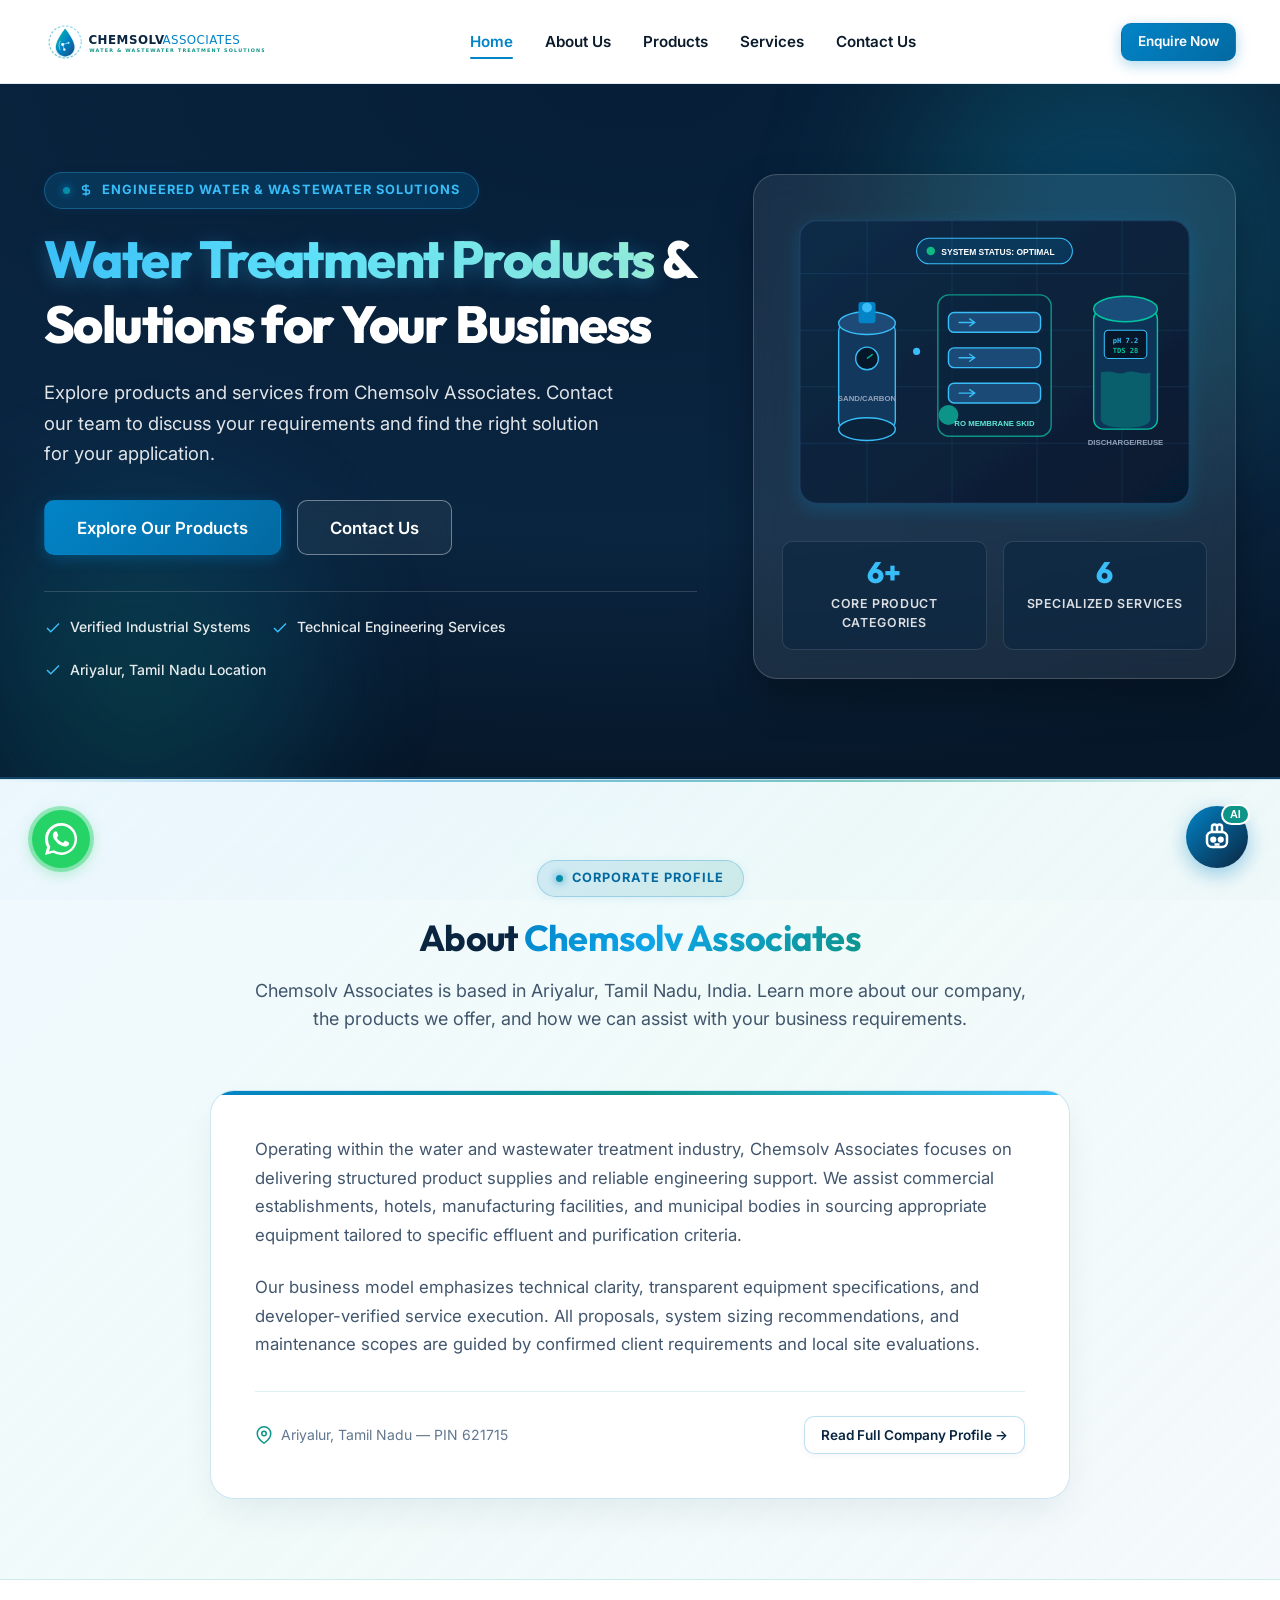
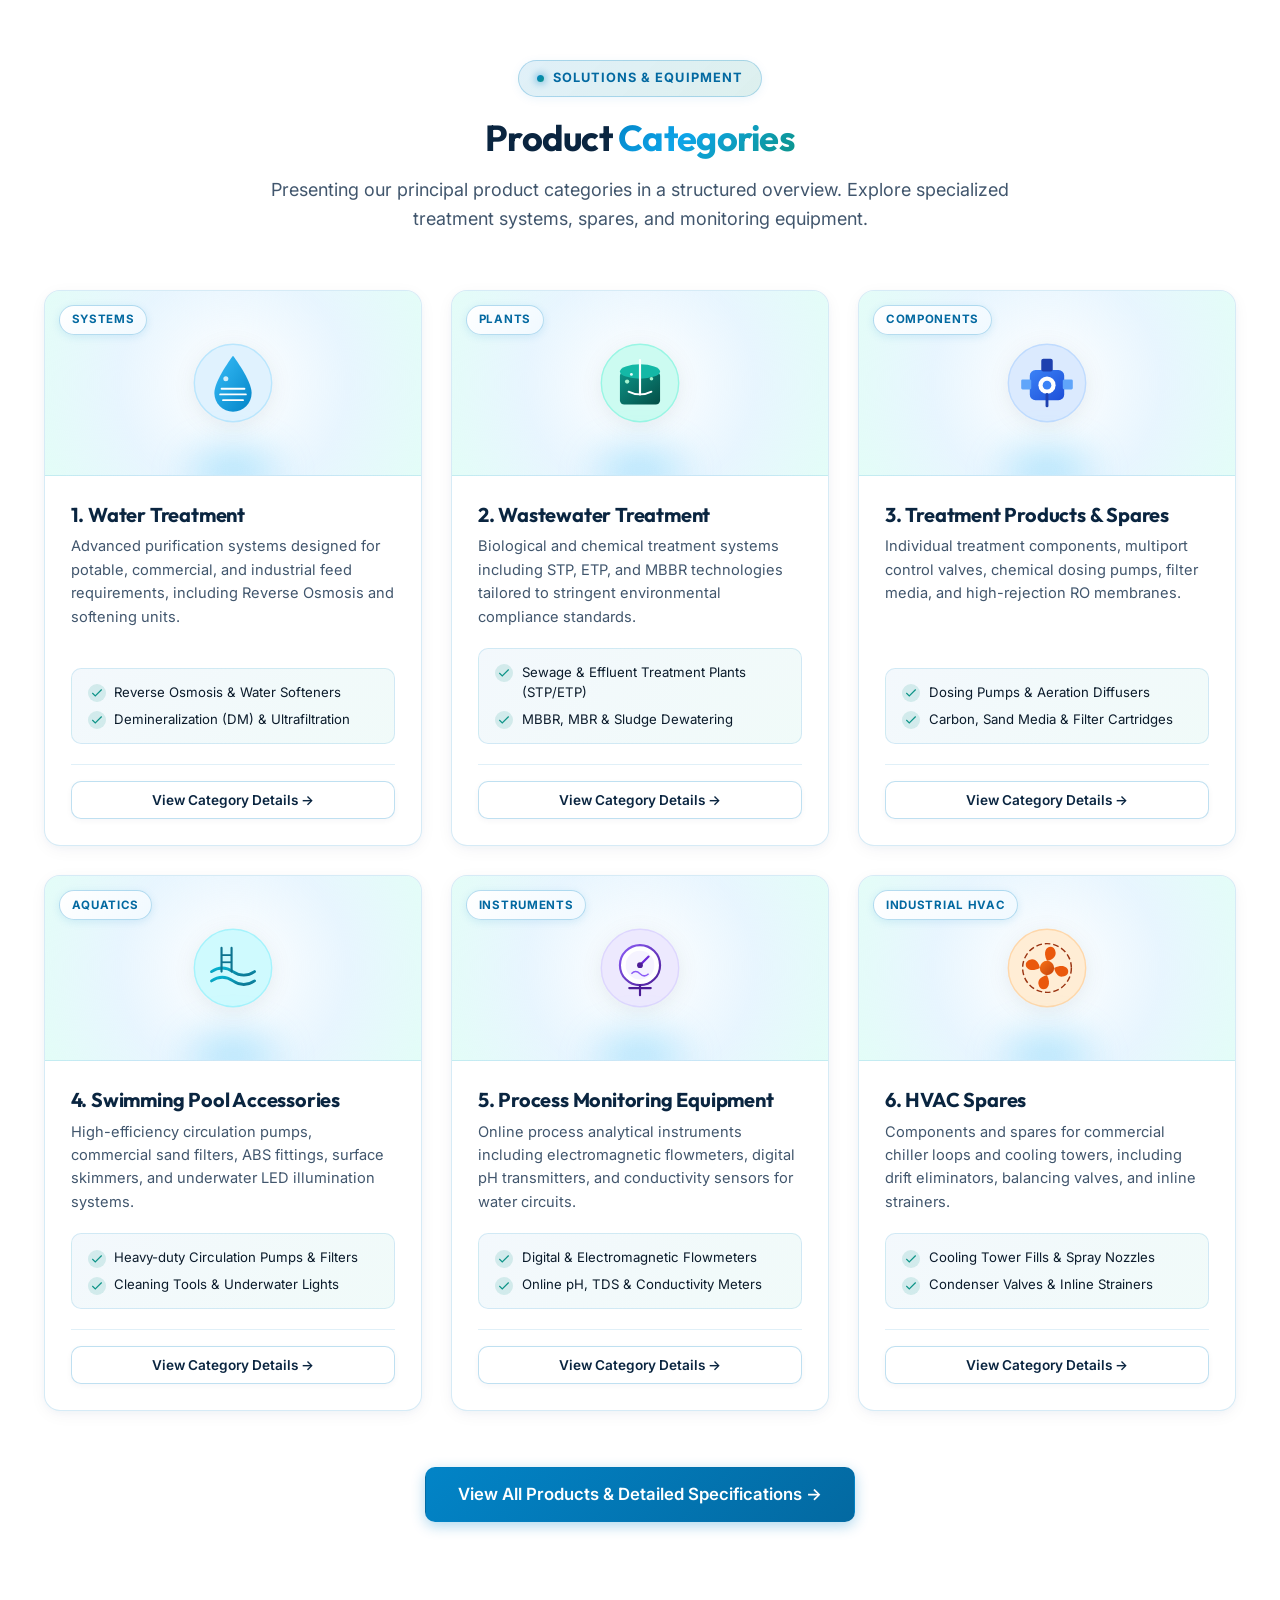
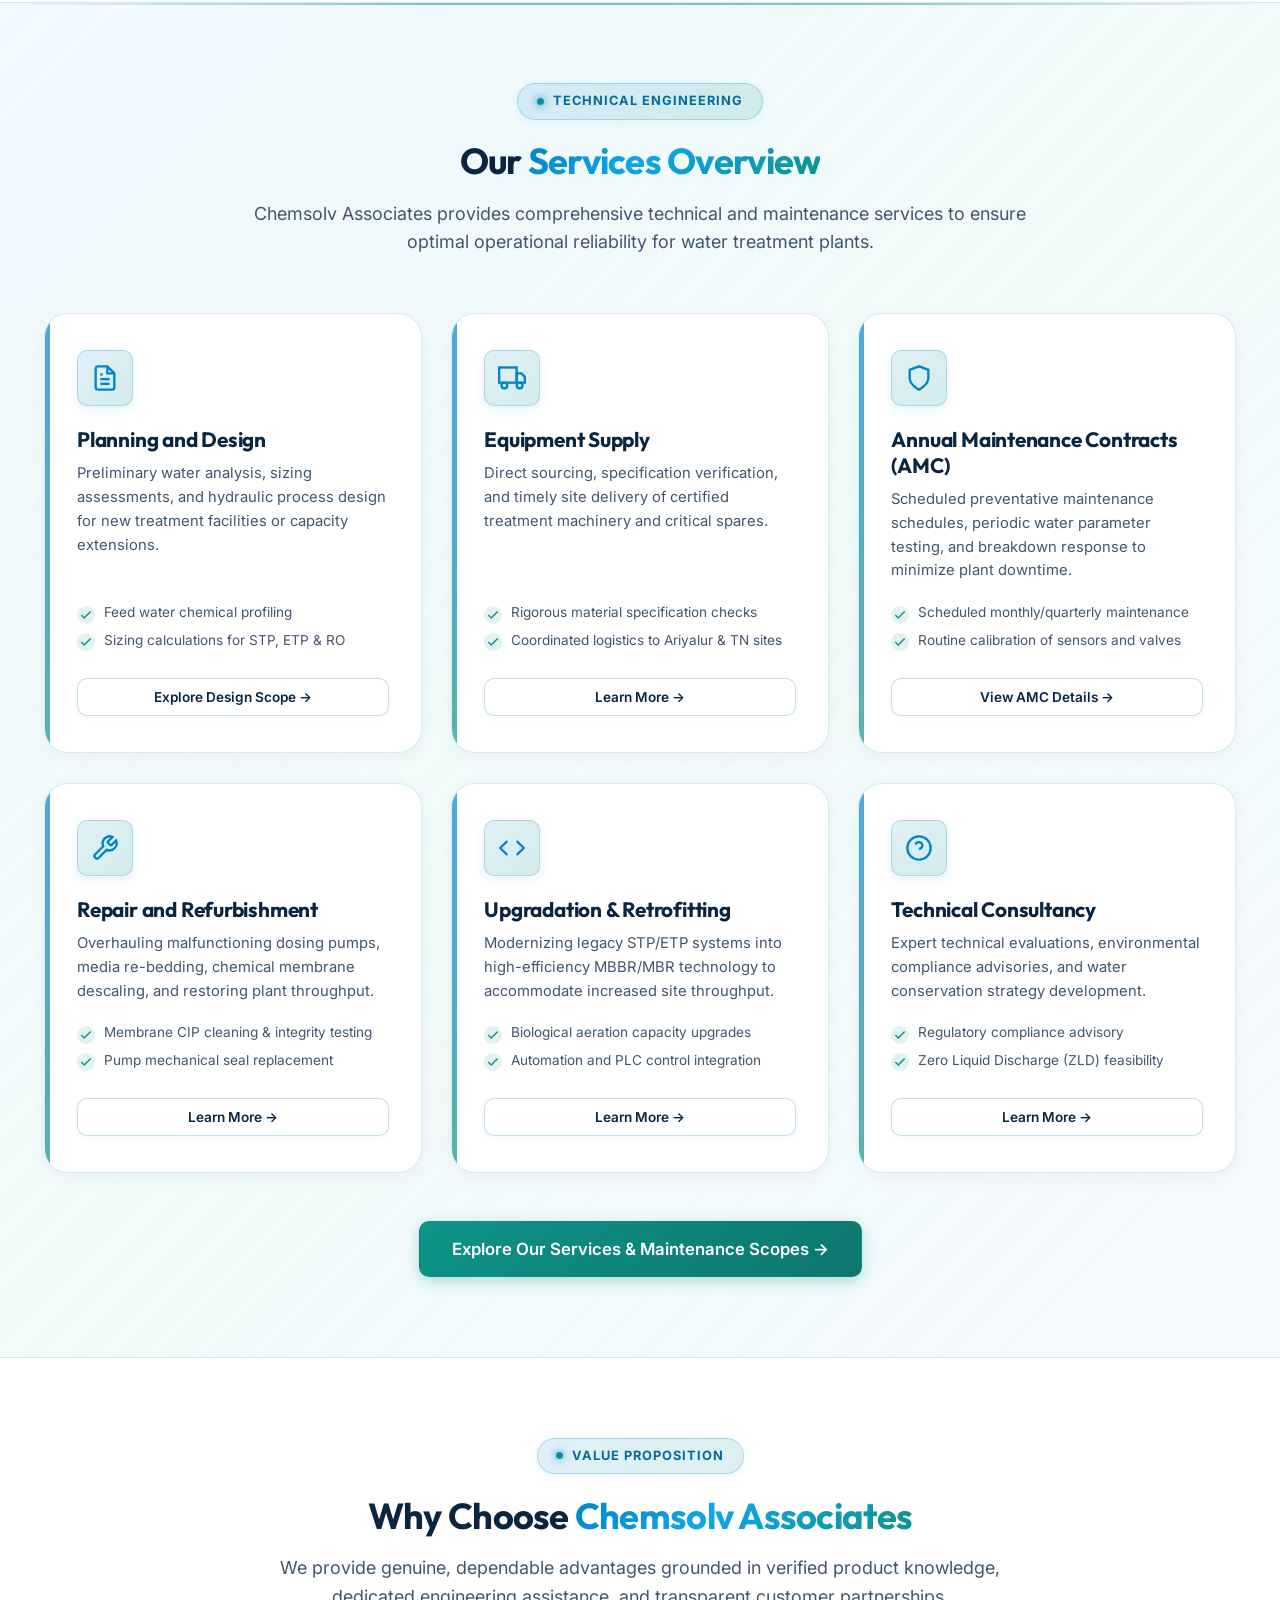
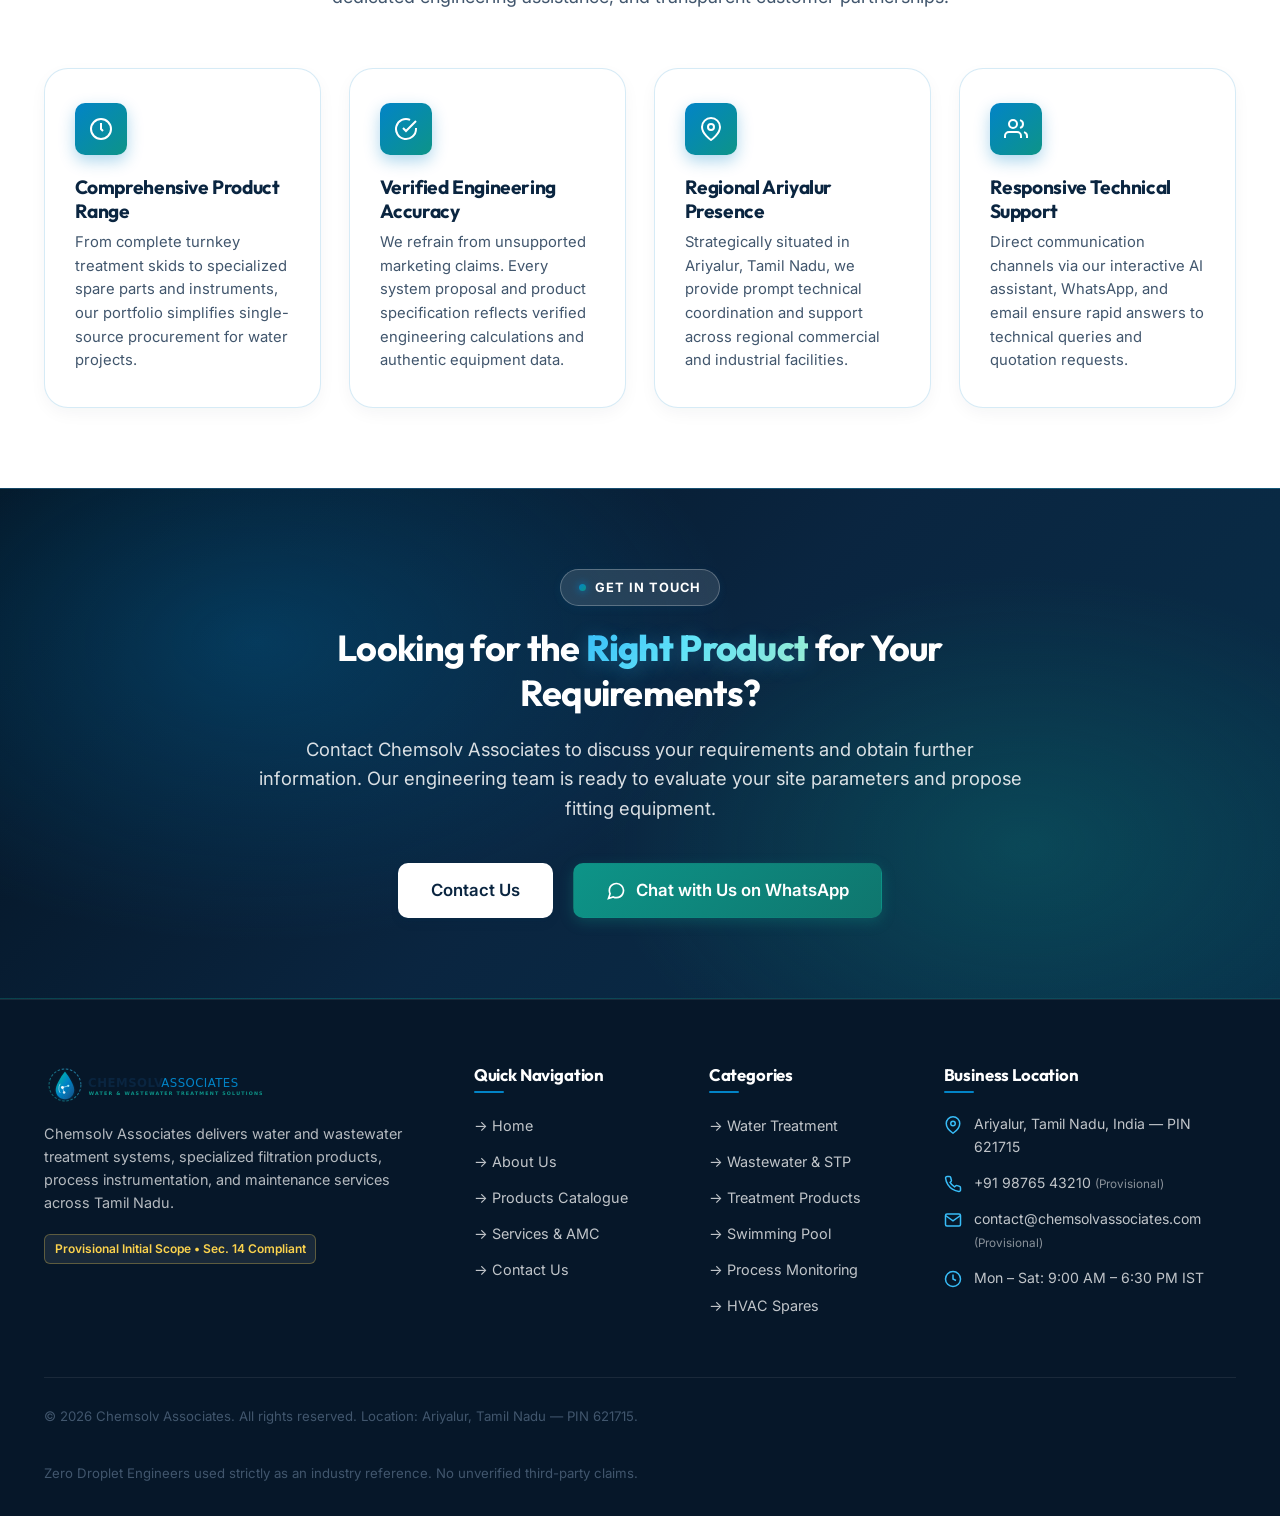
<file: index.html>
<!DOCTYPE html>
<html lang="en">
<head>
  <meta charset="UTF-8">
  <meta name="viewport" content="width=device-width, initial-scale=1.0">
  <meta http-equiv="X-UA-Compatible" content="IE=edge">
  
  <!-- SEO Primary Metadata -->
  <title>Chemsolv Associates | Water & Wastewater Treatment Solutions | Ariyalur, Tamil Nadu</title>
  <meta name="description" content="Chemsolv Associates provides comprehensive water and wastewater treatment systems, STP, ETP, RO plants, monitoring equipment, and AMC services in Ariyalur, Tamil Nadu.">
  <meta name="keywords" content="Chemsolv Associates, water treatment, wastewater treatment, STP Ariyalur, ETP Tamil Nadu, Reverse Osmosis, water softeners, AMC services">
  <meta name="author" content="Chemsolv Associates">
  <link rel="canonical" href="https://www.chemsolvassociates.com/">
  
  <!-- Open Graph / Facebook -->
  <meta property="og:type" content="website">
  <meta property="og:url" content="https://www.chemsolvassociates.com/">
  <meta property="og:title" content="Chemsolv Associates | Water & Wastewater Treatment Solutions">
  <meta property="og:description" content="Explore certified water and wastewater treatment products, STP/ETP systems, process monitoring instruments, and engineering services based in Ariyalur, Tamil Nadu.">
  <meta property="og:image" content="assets/images/logo.svg">

  <!-- Fonts Preconnect for Ultra-Fast Loading -->
  <link rel="preconnect" href="https://fonts.googleapis.com">
  <link rel="preconnect" href="https://fonts.gstatic.com" crossorigin>
  <link href="https://fonts.googleapis.com/css2?family=Inter:wght@400;500;600;700&family=Outfit:wght@600;700;800&display=swap" rel="stylesheet">

  <!-- Core Stylesheets -->
  <link rel="stylesheet" href="assets/css/main.css">
  <link rel="stylesheet" href="assets/css/components.css">
  <link rel="stylesheet" href="assets/css/chatbot.css">

  <!-- Structured Data JSON-LD (Section 12.5) -->
  <script type="application/ld+json">
  {
    "@context": "https://schema.org",
    "@type": "LocalBusiness",
    "name": "Chemsolv Associates",
    "description": "Provider of water and wastewater treatment systems, products, monitoring equipment, and maintenance services.",
    "url": "https://www.chemsolvassociates.com/",
    "address": {
      "@type": "PostalAddress",
      "addressLocality": "Ariyalur",
      "addressRegion": "Tamil Nadu",
      "postalCode": "621715",
      "addressCountry": "IN"
    },
    "openingHours": "Mo-Sa 09:00-18:30"
  }
  </script>
</head>
<body>

  <!-- Accessible Skip Link -->
  <a href="#main-content" class="skip-to-content">Skip to main content</a>

  <!-- Global Header -->
  <header class="site-header" id="site-header">
    <div class="container header-inner">
      <a href="index.html" class="header-brand" aria-label="Chemsolv Associates Home">
        <img src="assets/images/logo.svg" alt="Chemsolv Associates Logo" class="header-logo" width="220" height="42">
      </a>

      <!-- Desktop Navigation -->
      <nav class="desktop-nav" aria-label="Primary Navigation">
        <ul>
          <li><a href="index.html" class="nav-link active">Home</a></li>
          <li><a href="about.html" class="nav-link">About Us</a></li>
          <li><a href="products.html" class="nav-link">Products</a></li>
          <li><a href="services.html" class="nav-link">Services</a></li>
          <li><a href="contact.html" class="nav-link">Contact Us</a></li>
        </ul>
      </nav>

      <!-- Header CTAs -->
      <div class="header-actions">
        <a href="contact.html" class="btn btn-primary btn-sm header-cta">Enquire Now</a>
        <button class="mobile-toggle" id="mobile-toggle" aria-label="Toggle navigation menu" aria-expanded="false" aria-controls="mobile-drawer" onclick="window.toggleMobileNav(event)">
          <span></span>
        </button>
      </div>
    </div>
  </header>

  <!-- Mobile Drawer Overlay -->
  <div class="mobile-drawer-overlay" id="mobile-drawer-overlay"></div>

  <!-- Mobile Navigation Drawer -->
  <div class="mobile-drawer" id="mobile-drawer" aria-label="Mobile Navigation">
    <div>
      <div class="mobile-drawer-header">
        <img src="assets/images/logo.svg" alt="Chemsolv Associates" style="height: 34px; width: auto;">
        <button class="mobile-drawer-close" id="mobile-drawer-close" aria-label="Close navigation menu">
          <svg width="20" height="20" viewBox="0 0 24 24" fill="none" stroke="currentColor" stroke-width="2.5"><line x1="18" y1="6" x2="6" y2="18"/><line x1="6" y1="6" x2="18" y2="18"/></svg>
        </button>
      </div>
      <ul class="mobile-nav-list">
        <li><a href="index.html" class="mobile-nav-link active"><span>Home</span> &rarr;</a></li>
        <li><a href="about.html" class="mobile-nav-link"><span>About Us</span> &rarr;</a></li>
        <li><a href="products.html" class="mobile-nav-link"><span>Products</span> &rarr;</a></li>
        <li><a href="services.html" class="mobile-nav-link"><span>Services</span> &rarr;</a></li>
        <li><a href="contact.html" class="mobile-nav-link"><span>Contact Us</span> &rarr;</a></li>
      </ul>
    </div>
    <div style="display: flex; flex-direction: column; gap: 0.75rem; padding-top: 1.5rem; border-top: 1px solid var(--color-border);">
      <a href="contact.html" class="btn btn-primary" style="width: 100%;">Get in Touch</a>
      <a href="https://wa.me/919876543210?text=Hello%20Chemsolv%20Associates,%20I%20have%20an%20enquiry." target="_blank" rel="noopener noreferrer" class="btn btn-teal" style="width: 100%;">
        WhatsApp Enquiry
      </a>
    </div>
  </div>

  <!-- Main Content -->
  <main id="main-content">
    
    <!-- Section 1: Hero Section -->
    <section class="hero-section" aria-label="Hero Section">
      <div class="hero-water-glow" aria-hidden="true"></div>
      <div class="hero-water-glow-2" aria-hidden="true"></div>
      
      <div class="container hero-grid">
        <div class="hero-content fade-in-up">
          <div class="section-tag" style="background: rgba(2, 132, 199, 0.2); color: var(--color-accent-light); border-color: rgba(56, 189, 248, 0.3);">
            <svg width="14" height="14" viewBox="0 0 24 24" fill="none" stroke="currentColor" stroke-width="2.5"><path d="M12 2v20M17 5H9.5a3.5 3.5 0 0 0 0 7h5a3.5 3.5 0 0 1 0 7H6"/></svg>
            Engineered Water &amp; Wastewater Solutions
          </div>
          <h1><span class="gradient-text-hero">Water Treatment Products</span> &amp; Solutions for Your Business</h1>
          <p>Explore products and services from Chemsolv Associates. Contact our team to discuss your requirements and find the right solution for your application.</p>
          
          <div class="hero-cta-group">
            <a href="products.html" class="btn btn-primary btn-lg">Explore Our Products</a>
            <a href="contact.html" class="btn btn-outline-white btn-lg">Contact Us</a>
          </div>

          <div class="hero-badges">
            <div class="hero-badge-item">
              <svg class="hero-badge-icon" viewBox="0 0 24 24" fill="none" stroke="currentColor" stroke-width="2"><path d="M20 6L9 17l-5-5"/></svg>
              <span>Verified Industrial Systems</span>
            </div>
            <div class="hero-badge-item">
              <svg class="hero-badge-icon" viewBox="0 0 24 24" fill="none" stroke="currentColor" stroke-width="2"><path d="M20 6L9 17l-5-5"/></svg>
              <span>Technical Engineering Services</span>
            </div>
            <div class="hero-badge-item">
              <svg class="hero-badge-icon" viewBox="0 0 24 24" fill="none" stroke="currentColor" stroke-width="2"><path d="M20 6L9 17l-5-5"/></svg>
              <span>Ariyalur, Tamil Nadu Location</span>
            </div>
          </div>
        </div>

        <!-- Hero Graphic Diagram -->
        <div class="hero-visual fade-in-up">
          <div class="hero-card-glass">
            <img src="assets/images/hero-water.svg" alt="Industrial Water & Wastewater Treatment Schematic" width="550" height="400" loading="eager">
            <div class="hero-stats-grid">
              <div class="hero-stat-box">
                <div class="hero-stat-number">6+</div>
                <div class="hero-stat-label">Core Product Categories</div>
              </div>
              <div class="hero-stat-box">
                <div class="hero-stat-number">6</div>
                <div class="hero-stat-label">Specialized Services</div>
              </div>
            </div>
          </div>
        </div>
      </div>
    </section>

    <!-- Section 2: Company Introduction -->
    <section class="section section-alt" id="about-intro" aria-labelledby="intro-heading">
      <div class="container">
        <div class="section-header fade-in-up">
          <span class="section-tag">Corporate Profile</span>
          <h2 id="intro-heading">About <span class="gradient-text">Chemsolv Associates</span></h2>
          <p>Chemsolv Associates is based in Ariyalur, Tamil Nadu, India. Learn more about our company, the products we offer, and how we can assist with your business requirements.</p>
        </div>

        <div class="intro-card fade-in-up">
          <p style="font-size: 1.05rem; line-height: 1.7; color: var(--color-text-muted); margin-bottom: 1.5rem;">
            Operating within the water and wastewater treatment industry, Chemsolv Associates focuses on delivering structured product supplies and reliable engineering support. We assist commercial establishments, hotels, manufacturing facilities, and municipal bodies in sourcing appropriate equipment tailored to specific effluent and purification criteria.
          </p>
          <p style="font-size: 1.05rem; line-height: 1.7; color: var(--color-text-muted); margin-bottom: 2rem;">
            Our business model emphasizes technical clarity, transparent equipment specifications, and developer-verified service execution. All proposals, system sizing recommendations, and maintenance scopes are guided by confirmed client requirements and local site evaluations.
          </p>

          <div class="intro-card-footer">
            <div style="display: flex; align-items: center; gap: 0.5rem; font-size: 0.875rem; color: var(--color-text-light);">
              <svg width="18" height="18" viewBox="0 0 24 24" fill="none" stroke="currentColor" stroke-width="2" style="color: var(--color-teal);"><path d="M21 10c0 7-9 13-9 13s-9-6-9-13a9 9 0 0 1 18 0z"/><circle cx="12" cy="10" r="3"/></svg>
              <span>Ariyalur, Tamil Nadu — PIN 621715</span>
            </div>
            <a href="about.html" class="btn btn-secondary btn-sm">Read Full Company Profile &rarr;</a>
          </div>
        </div>
      </div>
    </section>

    <!-- Section 3: Product Categories Grid -->
    <section class="section" id="product-categories" aria-labelledby="cat-heading">
      <div class="container">
        <div class="section-header fade-in-up">
          <span class="section-tag">Solutions &amp; Equipment</span>
          <h2 id="cat-heading">Product <span class="gradient-text">Categories</span></h2>
          <p>Presenting our principal product categories in a structured overview. Explore specialized treatment systems, spares, and monitoring equipment.</p>
        </div>

        <div class="product-grid">
          <!-- 1. Water Treatment -->
          <article class="product-card fade-in-up">
            <div class="product-card-media">
              <span class="product-category-tag">Systems</span>
              <img src="assets/images/cat-water-treatment.svg" alt="Water Treatment Systems" width="90" height="90" loading="lazy">
            </div>
            <div class="product-card-body">
              <h3 class="product-title">1. Water Treatment</h3>
              <p class="product-desc">Advanced purification systems designed for potable, commercial, and industrial feed requirements, including Reverse Osmosis and softening units.</p>
              <ul class="product-specs">
                <li><svg width="14" height="14" viewBox="0 0 24 24" fill="none" stroke="currentColor" stroke-width="2"><path d="M20 6L9 17l-5-5"/></svg> Reverse Osmosis &amp; Water Softeners</li>
                <li><svg width="14" height="14" viewBox="0 0 24 24" fill="none" stroke="currentColor" stroke-width="2"><path d="M20 6L9 17l-5-5"/></svg> Demineralization (DM) &amp; Ultrafiltration</li>
              </ul>
              <div class="product-card-footer">
                <a href="products.html#water-treatment" class="btn btn-secondary btn-sm" style="width: 100%;">View Category Details &rarr;</a>
              </div>
            </div>
          </article>

          <!-- 2. Wastewater Treatment -->
          <article class="product-card fade-in-up">
            <div class="product-card-media">
              <span class="product-category-tag">Plants</span>
              <img src="assets/images/cat-wastewater.svg" alt="Wastewater Treatment Plants" width="90" height="90" loading="lazy">
            </div>
            <div class="product-card-body">
              <h3 class="product-title">2. Wastewater Treatment</h3>
              <p class="product-desc">Biological and chemical treatment systems including STP, ETP, and MBBR technologies tailored to stringent environmental compliance standards.</p>
              <ul class="product-specs">
                <li><svg width="14" height="14" viewBox="0 0 24 24" fill="none" stroke="currentColor" stroke-width="2"><path d="M20 6L9 17l-5-5"/></svg> Sewage &amp; Effluent Treatment Plants (STP/ETP)</li>
                <li><svg width="14" height="14" viewBox="0 0 24 24" fill="none" stroke="currentColor" stroke-width="2"><path d="M20 6L9 17l-5-5"/></svg> MBBR, MBR &amp; Sludge Dewatering</li>
              </ul>
              <div class="product-card-footer">
                <a href="products.html#wastewater-treatment" class="btn btn-secondary btn-sm" style="width: 100%;">View Category Details &rarr;</a>
              </div>
            </div>
          </article>

          <!-- 3. Water and Wastewater Treatment Products -->
          <article class="product-card fade-in-up">
            <div class="product-card-media">
              <span class="product-category-tag">Components</span>
              <img src="assets/images/cat-products.svg" alt="Water Treatment Products and Spares" width="90" height="90" loading="lazy">
            </div>
            <div class="product-card-body">
              <h3 class="product-title">3. Treatment Products &amp; Spares</h3>
              <p class="product-desc">Individual treatment components, multiport control valves, chemical dosing pumps, filter media, and high-rejection RO membranes.</p>
              <ul class="product-specs">
                <li><svg width="14" height="14" viewBox="0 0 24 24" fill="none" stroke="currentColor" stroke-width="2"><path d="M20 6L9 17l-5-5"/></svg> Dosing Pumps &amp; Aeration Diffusers</li>
                <li><svg width="14" height="14" viewBox="0 0 24 24" fill="none" stroke="currentColor" stroke-width="2"><path d="M20 6L9 17l-5-5"/></svg> Carbon, Sand Media &amp; Filter Cartridges</li>
              </ul>
              <div class="product-card-footer">
                <a href="products.html#water-wastewater-products" class="btn btn-secondary btn-sm" style="width: 100%;">View Category Details &rarr;</a>
              </div>
            </div>
          </article>

          <!-- 4. Swimming Pool Accessories -->
          <article class="product-card fade-in-up">
            <div class="product-card-media">
              <span class="product-category-tag">Aquatics</span>
              <img src="assets/images/cat-pool.svg" alt="Swimming Pool Accessories" width="90" height="90" loading="lazy">
            </div>
            <div class="product-card-body">
              <h3 class="product-title">4. Swimming Pool Accessories</h3>
              <p class="product-desc">High-efficiency circulation pumps, commercial sand filters, ABS fittings, surface skimmers, and underwater LED illumination systems.</p>
              <ul class="product-specs">
                <li><svg width="14" height="14" viewBox="0 0 24 24" fill="none" stroke="currentColor" stroke-width="2"><path d="M20 6L9 17l-5-5"/></svg> Heavy-duty Circulation Pumps &amp; Filters</li>
                <li><svg width="14" height="14" viewBox="0 0 24 24" fill="none" stroke="currentColor" stroke-width="2"><path d="M20 6L9 17l-5-5"/></svg> Cleaning Tools &amp; Underwater Lights</li>
              </ul>
              <div class="product-card-footer">
                <a href="products.html#swimming-pool-accessories" class="btn btn-secondary btn-sm" style="width: 100%;">View Category Details &rarr;</a>
              </div>
            </div>
          </article>

          <!-- 5. Process Monitoring Equipment -->
          <article class="product-card fade-in-up">
            <div class="product-card-media">
              <span class="product-category-tag">Instruments</span>
              <img src="assets/images/cat-monitoring.svg" alt="Process Monitoring Equipment" width="90" height="90" loading="lazy">
            </div>
            <div class="product-card-body">
              <h3 class="product-title">5. Process Monitoring Equipment</h3>
              <p class="product-desc">Online process analytical instruments including electromagnetic flowmeters, digital pH transmitters, and conductivity sensors for water circuits.</p>
              <ul class="product-specs">
                <li><svg width="14" height="14" viewBox="0 0 24 24" fill="none" stroke="currentColor" stroke-width="2"><path d="M20 6L9 17l-5-5"/></svg> Digital &amp; Electromagnetic Flowmeters</li>
                <li><svg width="14" height="14" viewBox="0 0 24 24" fill="none" stroke="currentColor" stroke-width="2"><path d="M20 6L9 17l-5-5"/></svg> Online pH, TDS &amp; Conductivity Meters</li>
              </ul>
              <div class="product-card-footer">
                <a href="products.html#process-monitoring" class="btn btn-secondary btn-sm" style="width: 100%;">View Category Details &rarr;</a>
              </div>
            </div>
          </article>

          <!-- 6. HVAC Spares -->
          <article class="product-card fade-in-up">
            <div class="product-card-media">
              <span class="product-category-tag">Industrial HVAC</span>
              <img src="assets/images/cat-hvac.svg" alt="HVAC Spares and Cooling Accessories" width="90" height="90" loading="lazy">
            </div>
            <div class="product-card-body">
              <h3 class="product-title">6. HVAC Spares</h3>
              <p class="product-desc">Components and spares for commercial chiller loops and cooling towers, including drift eliminators, balancing valves, and inline strainers.</p>
              <ul class="product-specs">
                <li><svg width="14" height="14" viewBox="0 0 24 24" fill="none" stroke="currentColor" stroke-width="2"><path d="M20 6L9 17l-5-5"/></svg> Cooling Tower Fills &amp; Spray Nozzles</li>
                <li><svg width="14" height="14" viewBox="0 0 24 24" fill="none" stroke="currentColor" stroke-width="2"><path d="M20 6L9 17l-5-5"/></svg> Condenser Valves &amp; Inline Strainers</li>
              </ul>
              <div class="product-card-footer">
                <a href="products.html#hvac-spares" class="btn btn-secondary btn-sm" style="width: 100%;">View Category Details &rarr;</a>
              </div>
            </div>
          </article>
        </div>

        <div style="text-align: center; margin-top: 3.5rem;" class="fade-in-up">
          <a href="products.html" class="btn btn-primary btn-lg cta-full-btn">View All Products &amp; Detailed Specifications &rarr;</a>
        </div>
      </div>
    </section>

    <!-- Section 4: Services Overview -->
    <section class="section section-alt" id="services-overview" aria-labelledby="services-heading">
      <div class="container">
        <div class="section-header fade-in-up">
          <span class="section-tag">Technical Engineering</span>
          <h2 id="services-heading">Our <span class="gradient-text">Services Overview</span></h2>
          <p>Chemsolv Associates provides comprehensive technical and maintenance services to ensure optimal operational reliability for water treatment plants.</p>
        </div>

        <div class="services-grid">
          <!-- 1. Planning and Design -->
          <article class="service-card fade-in-up">
            <div class="service-icon-box">
              <svg width="28" height="28" viewBox="0 0 24 24" fill="none" stroke="currentColor" stroke-width="2"><path d="M14 2H6a2 2 0 0 0-2 2v16a2 2 0 0 0 2 2h12a2 2 0 0 0 2-2V8z"/><polyline points="14 2 14 8 20 8"/><line x1="16" y1="13" x2="8" y2="13"/><line x1="16" y1="17" x2="8" y2="17"/><polyline points="10 9 9 9 8 9"/></svg>
            </div>
            <h3 class="service-title">Planning and Design</h3>
            <p class="service-desc">Preliminary water analysis, sizing assessments, and hydraulic process design for new treatment facilities or capacity extensions.</p>
            <ul class="service-features">
              <li><svg width="14" height="14" viewBox="0 0 24 24" fill="none" stroke="currentColor" stroke-width="2.5"><polyline points="20 6 9 17 4 12"/></svg> Feed water chemical profiling</li>
              <li><svg width="14" height="14" viewBox="0 0 24 24" fill="none" stroke="currentColor" stroke-width="2.5"><polyline points="20 6 9 17 4 12"/></svg> Sizing calculations for STP, ETP &amp; RO</li>
            </ul>
            <a href="services.html#planning-design" class="btn btn-secondary btn-sm">Explore Design Scope &rarr;</a>
          </article>

          <!-- 2. Equipment Supply -->
          <article class="service-card fade-in-up">
            <div class="service-icon-box">
              <svg width="28" height="28" viewBox="0 0 24 24" fill="none" stroke="currentColor" stroke-width="2"><rect x="1" y="3" width="15" height="13"/><polygon points="16 8 20 8 23 11 23 16 16 16 16 8"/><circle cx="5.5" cy="18.5" r="2.5"/><circle cx="18.5" cy="18.5" r="2.5"/></svg>
            </div>
            <h3 class="service-title">Equipment Supply</h3>
            <p class="service-desc">Direct sourcing, specification verification, and timely site delivery of certified treatment machinery and critical spares.</p>
            <ul class="service-features">
              <li><svg width="14" height="14" viewBox="0 0 24 24" fill="none" stroke="currentColor" stroke-width="2.5"><polyline points="20 6 9 17 4 12"/></svg> Rigorous material specification checks</li>
              <li><svg width="14" height="14" viewBox="0 0 24 24" fill="none" stroke="currentColor" stroke-width="2.5"><polyline points="20 6 9 17 4 12"/></svg> Coordinated logistics to Ariyalur &amp; TN sites</li>
            </ul>
            <a href="services.html#equipment-supply" class="btn btn-secondary btn-sm">Learn More &rarr;</a>
          </article>

          <!-- 3. Annual Maintenance Contracts (AMC) -->
          <article class="service-card fade-in-up">
            <div class="service-icon-box">
              <svg width="28" height="28" viewBox="0 0 24 24" fill="none" stroke="currentColor" stroke-width="2"><path d="M12 22s8-4 8-10V5l-8-3-8 3v7c0 6 8 10 8 10z"/></svg>
            </div>
            <h3 class="service-title">Annual Maintenance Contracts (AMC)</h3>
            <p class="service-desc">Scheduled preventative maintenance schedules, periodic water parameter testing, and breakdown response to minimize plant downtime.</p>
            <ul class="service-features">
              <li><svg width="14" height="14" viewBox="0 0 24 24" fill="none" stroke="currentColor" stroke-width="2.5"><polyline points="20 6 9 17 4 12"/></svg> Scheduled monthly/quarterly maintenance</li>
              <li><svg width="14" height="14" viewBox="0 0 24 24" fill="none" stroke="currentColor" stroke-width="2.5"><polyline points="20 6 9 17 4 12"/></svg> Routine calibration of sensors and valves</li>
            </ul>
            <a href="services.html#amc" class="btn btn-secondary btn-sm">View AMC Details &rarr;</a>
          </article>

          <!-- 4. Repair and Refurbishment -->
          <article class="service-card fade-in-up">
            <div class="service-icon-box">
              <svg width="28" height="28" viewBox="0 0 24 24" fill="none" stroke="currentColor" stroke-width="2"><path d="M14.7 6.3a1 1 0 0 0 0 1.4l1.6 1.6a1 1 0 0 0 1.4 0l3.77-3.77a6 6 0 0 1-7.94 7.94l-6.91 6.91a2.12 2.12 0 0 1-3-3l6.91-6.91a6 6 0 0 1 7.94-7.94l-3.76 3.76z"/></svg>
            </div>
            <h3 class="service-title">Repair and Refurbishment</h3>
            <p class="service-desc">Overhauling malfunctioning dosing pumps, media re-bedding, chemical membrane descaling, and restoring plant throughput.</p>
            <ul class="service-features">
              <li><svg width="14" height="14" viewBox="0 0 24 24" fill="none" stroke="currentColor" stroke-width="2.5"><polyline points="20 6 9 17 4 12"/></svg> Membrane CIP cleaning &amp; integrity testing</li>
              <li><svg width="14" height="14" viewBox="0 0 24 24" fill="none" stroke="currentColor" stroke-width="2.5"><polyline points="20 6 9 17 4 12"/></svg> Pump mechanical seal replacement</li>
            </ul>
            <a href="services.html#repair-refurbishment" class="btn btn-secondary btn-sm">Learn More &rarr;</a>
          </article>

          <!-- 5. Upgradation and Retrofitting -->
          <article class="service-card fade-in-up">
            <div class="service-icon-box">
              <svg width="28" height="28" viewBox="0 0 24 24" fill="none" stroke="currentColor" stroke-width="2"><polyline points="16 18 22 12 16 6"/><polyline points="8 6 2 12 8 18"/></svg>
            </div>
            <h3 class="service-title">Upgradation &amp; Retrofitting</h3>
            <p class="service-desc">Modernizing legacy STP/ETP systems into high-efficiency MBBR/MBR technology to accommodate increased site throughput.</p>
            <ul class="service-features">
              <li><svg width="14" height="14" viewBox="0 0 24 24" fill="none" stroke="currentColor" stroke-width="2.5"><polyline points="20 6 9 17 4 12"/></svg> Biological aeration capacity upgrades</li>
              <li><svg width="14" height="14" viewBox="0 0 24 24" fill="none" stroke="currentColor" stroke-width="2.5"><polyline points="20 6 9 17 4 12"/></svg> Automation and PLC control integration</li>
            </ul>
            <a href="services.html#upgradation" class="btn btn-secondary btn-sm">Learn More &rarr;</a>
          </article>

          <!-- 6. Consultancy -->
          <article class="service-card fade-in-up">
            <div class="service-icon-box">
              <svg width="28" height="28" viewBox="0 0 24 24" fill="none" stroke="currentColor" stroke-width="2"><circle cx="12" cy="12" r="10"/><path d="M9.09 9a3 3 0 0 1 5.83 1c0 2-3 3-3 3"/><line x1="12" y1="17" x2="12.01" y2="17"/></svg>
            </div>
            <h3 class="service-title">Technical Consultancy</h3>
            <p class="service-desc">Expert technical evaluations, environmental compliance advisories, and water conservation strategy development.</p>
            <ul class="service-features">
              <li><svg width="14" height="14" viewBox="0 0 24 24" fill="none" stroke="currentColor" stroke-width="2.5"><polyline points="20 6 9 17 4 12"/></svg> Regulatory compliance advisory</li>
              <li><svg width="14" height="14" viewBox="0 0 24 24" fill="none" stroke="currentColor" stroke-width="2.5"><polyline points="20 6 9 17 4 12"/></svg> Zero Liquid Discharge (ZLD) feasibility</li>
            </ul>
            <a href="services.html#consultancy" class="btn btn-secondary btn-sm">Learn More &rarr;</a>
          </article>
        </div>

        <div style="text-align: center; margin-top: 3rem;" class="fade-in-up">
          <a href="services.html" class="btn btn-teal btn-lg cta-full-btn">Explore Our Services &amp; Maintenance Scopes &rarr;</a>
        </div>
      </div>
    </section>

    <!-- Section 5: Why Choose Chemsolv Associates -->
    <section class="section" id="why-choose" aria-labelledby="why-heading">
      <div class="container">
        <div class="section-header fade-in-up">
          <span class="section-tag">Value Proposition</span>
          <h2 id="why-heading">Why Choose <span class="gradient-text">Chemsolv Associates</span></h2>
          <p>We provide genuine, dependable advantages grounded in verified product knowledge, dedicated engineering assistance, and transparent customer partnerships.</p>
        </div>

        <div class="features-grid">
          <div class="feature-box fade-in-up">
            <div class="feature-icon-wrapper">
              <svg width="24" height="24" viewBox="0 0 24 24" fill="none" stroke="currentColor" stroke-width="2"><circle cx="12" cy="12" r="10"/><polyline points="12 6 12 12 14 14"/></svg>
            </div>
            <h3>Comprehensive Product Range</h3>
            <p>From complete turnkey treatment skids to specialized spare parts and instruments, our portfolio simplifies single-source procurement for water projects.</p>
          </div>

          <div class="feature-box fade-in-up">
            <div class="feature-icon-wrapper">
              <svg width="24" height="24" viewBox="0 0 24 24" fill="none" stroke="currentColor" stroke-width="2"><path d="M22 11.08V12a10 10 0 1 1-5.93-9.14"/><polyline points="22 4 12 14.01 9 11.01"/></svg>
            </div>
            <h3>Verified Engineering Accuracy</h3>
            <p>We refrain from unsupported marketing claims. Every system proposal and product specification reflects verified engineering calculations and authentic equipment data.</p>
          </div>

          <div class="feature-box fade-in-up">
            <div class="feature-icon-wrapper">
              <svg width="24" height="24" viewBox="0 0 24 24" fill="none" stroke="currentColor" stroke-width="2"><path d="M21 10c0 7-9 13-9 13s-9-6-9-13a9 9 0 0 1 18 0z"/><circle cx="12" cy="10" r="3"/></svg>
            </div>
            <h3>Regional Ariyalur Presence</h3>
            <p>Strategically situated in Ariyalur, Tamil Nadu, we provide prompt technical coordination and support across regional commercial and industrial facilities.</p>
          </div>

          <div class="feature-box fade-in-up">
            <div class="feature-icon-wrapper">
              <svg width="24" height="24" viewBox="0 0 24 24" fill="none" stroke="currentColor" stroke-width="2"><path d="M17 21v-2a4 4 0 0 0-4-4H5a4 4 0 0 0-4 4v2"/><circle cx="9" cy="7" r="4"/><path d="M23 21v-2a4 4 0 0 0-3-3.87"/><path d="M16 3.13a4 4 0 0 1 0 7.75"/></svg>
            </div>
            <h3>Responsive Technical Support</h3>
            <p>Direct communication channels via our interactive AI assistant, WhatsApp, and email ensure rapid answers to technical queries and quotation requests.</p>
          </div>
        </div>
      </div>
    </section>

    <!-- Section 6: Enquiry Call to Action -->
    <section class="section section-dark" id="enquiry-cta" aria-labelledby="cta-heading">
      <div class="container" style="text-align: center; max-width: 820px;">
        <span class="section-tag" style="background: rgba(255,255,255,0.12); color: #FFFFFF; border-color: rgba(255,255,255,0.25);">Get In Touch</span>
        <h2 id="cta-heading" style="color: #FFFFFF; margin-bottom: 1.25rem;">Looking for the <span class="gradient-text-hero">Right Product</span> for Your Requirements?</h2>
        <p style="font-size: 1.15rem; color: rgba(255, 255, 255, 0.85); margin-bottom: 2.5rem;">
          Contact Chemsolv Associates to discuss your requirements and obtain further information. Our engineering team is ready to evaluate your site parameters and propose fitting equipment.
        </p>
        <div style="display: flex; flex-wrap: wrap; justify-content: center; gap: 1.25rem;">
          <a href="contact.html" class="btn btn-white btn-lg">Contact Us</a>
          <a href="https://wa.me/919876543210?text=Hello%20Chemsolv%20Associates,%20I%20have%20an%20enquiry%20regarding%20water%20treatment%20products." target="_blank" rel="noopener noreferrer" class="btn btn-teal btn-lg">
            <svg width="20" height="20" viewBox="0 0 24 24" fill="none" stroke="currentColor" stroke-width="2"><path d="M21 11.5a8.38 8.38 0 0 1-.9 3.8 8.5 8.5 0 0 1-7.6 4.7 8.38 8.38 0 0 1-3.8-.9L3 21l1.9-5.7a8.38 8.38 0 0 1-.9-3.8 8.5 8.5 0 0 1 4.7-7.6 8.38 8.38 0 0 1 3.8-.9h.5a8.48 8.48 0 0 1 8 8v.5z"/></svg>
            Chat with Us on WhatsApp
          </a>
        </div>
      </div>
    </section>
  </main>

  <!-- Global Footer -->
  <footer class="site-footer">
    <div class="container">
      <div class="footer-grid">
        <!-- Col 1: Brand Info -->
        <div class="footer-col">
          <img src="assets/images/logo.svg" alt="Chemsolv Associates" class="footer-brand-logo" width="220" height="42">
          <p class="footer-text">
            Chemsolv Associates delivers water and wastewater treatment systems, specialized filtration products, process instrumentation, and maintenance services across Tamil Nadu.
          </p>
          <span class="provisional-badge" style="background: rgba(255,255,255,0.08); color: #FCD34D; border-color: rgba(252,211,77,0.3);">
            Provisional Initial Scope &bull; Sec. 14 Compliant
          </span>
        </div>

        <!-- Col 2: Navigation Links -->
        <div class="footer-col">
          <h4>Quick Navigation</h4>
          <ul class="footer-links">
            <li><a href="index.html">&rarr; Home</a></li>
            <li><a href="about.html">&rarr; About Us</a></li>
            <li><a href="products.html">&rarr; Products Catalogue</a></li>
            <li><a href="services.html">&rarr; Services &amp; AMC</a></li>
            <li><a href="contact.html">&rarr; Contact Us</a></li>
          </ul>
        </div>

        <!-- Col 3: Product Categories -->
        <div class="footer-col">
          <h4>Categories</h4>
          <ul class="footer-links">
            <li><a href="products.html#water-treatment">&rarr; Water Treatment</a></li>
            <li><a href="products.html#wastewater-treatment">&rarr; Wastewater &amp; STP</a></li>
            <li><a href="products.html#water-wastewater-products">&rarr; Treatment Products</a></li>
            <li><a href="products.html#swimming-pool-accessories">&rarr; Swimming Pool</a></li>
            <li><a href="products.html#process-monitoring">&rarr; Process Monitoring</a></li>
            <li><a href="products.html#hvac-spares">&rarr; HVAC Spares</a></li>
          </ul>
        </div>

        <!-- Col 4: Verified Location & Contact -->
        <div class="footer-col">
          <h4>Business Location</h4>
          <address class="footer-contact-list">
            <div class="footer-contact-item">
              <svg width="18" height="18" viewBox="0 0 24 24" fill="none" stroke="currentColor" stroke-width="2"><path d="M21 10c0 7-9 13-9 13s-9-6-9-13a9 9 0 0 1 18 0z"/><circle cx="12" cy="10" r="3"/></svg>
              <span>Ariyalur, Tamil Nadu, India — PIN 621715</span>
            </div>
            <div class="footer-contact-item">
              <svg width="18" height="18" viewBox="0 0 24 24" fill="none" stroke="currentColor" stroke-width="2"><path d="M22 16.92v3a2 2 0 0 1-2.18 2 19.79 19.79 0 0 1-8.63-3.07 19.5 19.5 0 0 1-6-6 19.79 19.79 0 0 1-3.07-8.67A2 2 0 0 1 4.11 2h3a2 2 0 0 1 2 1.72 12.84 12.84 0 0 0 .7 2.81 2 2 0 0 1-.45 2.11L8.09 9.91a16 16 0 0 0 6 6l1.27-1.27a2 2 0 0 1 2.11-.45 12.84 12.84 0 0 0 2.81.7A2 2 0 0 1 22 16.92z"/></svg>
              <span>+91 98765 43210 <small style="opacity:0.7;">(Provisional)</small></span>
            </div>
            <div class="footer-contact-item">
              <svg width="18" height="18" viewBox="0 0 24 24" fill="none" stroke="currentColor" stroke-width="2"><path d="M4 4h16c1.1 0 2 .9 2 2v12c0 1.1-.9 2-2 2H4c-1.1 0-2-.9-2-2V6c0-1.1.9-2 2-2z"/><polyline points="22,6 12,13 2,6"/></svg>
              <span>contact@chemsolvassociates.com <small style="opacity:0.7;">(Provisional)</small></span>
            </div>
            <div class="footer-contact-item">
              <svg width="18" height="18" viewBox="0 0 24 24" fill="none" stroke="currentColor" stroke-width="2"><circle cx="12" cy="12" r="10"/><polyline points="12 6 12 12 16 14"/></svg>
              <span>Mon – Sat: 9:00 AM – 6:30 PM IST</span>
            </div>
          </address>
        </div>
      </div>

      <div class="footer-bottom">
        <p>&copy; 2026 Chemsolv Associates. All rights reserved. Location: Ariyalur, Tamil Nadu — PIN 621715.</p>
        <p>Zero Droplet Engineers used strictly as an industry reference. No unverified third-party claims.</p>
      </div>
    </div>
  </footer>

  <!-- Floating WhatsApp Widget (Bottom-Left) -->
  <aside class="floating-whatsapp" aria-label="WhatsApp Contact">
    <a href="https://wa.me/919876543210?text=Hello%20Chemsolv%20Associates,%20I%20have%20an%20enquiry%20regarding%20water%20treatment%20solutions." target="_blank" rel="noopener noreferrer" class="whatsapp-btn" aria-label="Chat with Chemsolv Associates on WhatsApp">
      <svg width="32" height="32" viewBox="0 0 24 24" fill="currentColor">
        <path d="M17.472 14.382c-.301-.15-1.78-.878-2.056-.978-.276-.1-.477-.15-.678.15-.2.3-.778.978-.953 1.178-.176.2-.351.226-.652.075s-1.272-.469-2.424-1.495c-.896-.799-1.501-1.786-1.677-2.087-.176-.3-.019-.462.132-.612.135-.135.301-.35.451-.526.151-.175.2-.3.301-.5.1-.2.05-.375-.025-.526-.075-.15-.677-1.633-.928-2.238-.244-.589-.493-.51-.678-.52l-.578-.01c-.2 0-.526.075-.802.375-.276.3-1.053 1.03-1.053 2.51 0 1.48 1.078 2.91 1.229 3.11.15.2 2.122 3.24 5.14 4.542.718.31 1.279.495 1.716.634.721.23 1.377.197 1.896.12.578-.087 1.78-.727 2.03-1.43.25-.702.25-1.303.175-1.43-.075-.126-.275-.2-.576-.35zm-5.441 7.618h-.008c-1.745 0-3.454-.47-4.952-1.358l-.355-.21-3.684.966.983-3.593-.23-.366a9.942 9.942 0 0 1-1.528-5.32c0-5.502 4.478-9.98 9.984-9.98 2.665 0 5.171 1.038 7.053 2.922 1.882 1.883 2.918 4.388 2.917 7.054 0 5.503-4.478 9.985-9.985 9.985zM20.52 3.48A11.934 11.934 0 0 0 12.029 0C5.397 0 .004 5.393.004 12.026c0 2.118.552 4.185 1.6 6.002L0 24l6.147-1.613a11.97 11.97 0 0 0 5.882 1.532h.005c6.631 0 12.024-5.393 12.024-12.027 0-3.213-1.251-6.234-3.538-8.412z"/>
      </svg>
    </a>
    <div class="whatsapp-tooltip">Chat on WhatsApp</div>
  </aside>

  <!-- Floating RAG Chatbot Widget (Bottom-Right) -->
  <aside class="floating-chatbot" aria-label="Technical Assistant Chatbot">
    <!-- Launcher Button -->
    <button class="chatbot-launcher" id="chatbot-launcher" aria-label="Open Chemsolv AI Technical Assistant" aria-expanded="false" aria-controls="chatbot-panel">
      <div class="chatbot-pulse-ring"></div>
      <svg width="30" height="30" viewBox="0 0 24 24" fill="none" stroke="currentColor" stroke-width="2">
        <path d="M12 8V4m0 0a2 2 0 1 0-4 0v4m4-4a2 2 0 1 1 4 0v4"/>
        <rect x="4" y="8" width="16" height="12" rx="4"/>
        <circle cx="9" cy="14" r="1.5" fill="currentColor"/>
        <circle cx="15" cy="14" r="1.5" fill="currentColor"/>
        <path d="M10 18h4"/>
      </svg>
      <span class="chatbot-launcher-badge">AI</span>
    </button>

    <!-- Chat Panel Window -->
    <div class="chatbot-panel" id="chatbot-panel" role="dialog" aria-labelledby="chat-heading">
      <!-- Header -->
      <div class="chatbot-header">
        <div class="chatbot-header-info">
          <div class="chatbot-avatar">
            <svg width="20" height="20" viewBox="0 0 24 24" fill="none" stroke="currentColor" stroke-width="2">
              <rect x="4" y="8" width="16" height="12" rx="4"/>
              <circle cx="9" cy="14" r="1.5" fill="currentColor"/>
              <circle cx="15" cy="14" r="1.5" fill="currentColor"/>
              <path d="M10 18h4"/>
            </svg>
          </div>
          <div class="chatbot-header-text">
            <h3 id="chat-heading">Chemsolv AI Assistant</h3>
            <div class="chatbot-status">
              <span class="chatbot-status-dot"></span>
              <span>Verified Knowledge Base</span>
            </div>
          </div>
        </div>
        <div class="chatbot-header-actions">
          <button class="chatbot-header-btn" id="chatbot-reset" title="Reset chat history" aria-label="Reset conversation">
            <svg width="14" height="14" viewBox="0 0 24 24" fill="none" stroke="currentColor" stroke-width="2"><polyline points="1 4 1 10 7 10"/><path d="M3.51 15a9 9 0 1 0 2.13-9.36L1 10"/></svg>
          </button>
          <button class="chatbot-header-btn" id="chatbot-close" title="Close chat" aria-label="Close chat window">
            <svg width="16" height="16" viewBox="0 0 24 24" fill="none" stroke="currentColor" stroke-width="2"><line x1="18" y1="6" x2="6" y2="18"/><line x1="6" y1="6" x2="18" y2="18"/></svg>
          </button>
        </div>
      </div>

      <!-- Verified Notice -->
      <div class="chatbot-notice">
        <svg width="14" height="14" viewBox="0 0 24 24" fill="none" stroke="currentColor" stroke-width="2"><circle cx="12" cy="12" r="10"/><line x1="12" y1="8" x2="12" y2="12"/><line x1="12" y1="16" x2="12.01" y2="16"/></svg>
        <span>Answers derived strictly from approved Chemsolv data.</span>
      </div>

      <!-- Messages Thread -->
      <div class="chatbot-messages" id="chatbot-messages">
        <!-- Messages rendered dynamically by chatbot.js -->
      </div>

      <!-- Retrieval / Typing Indicator -->
      <div class="chat-typing" id="chatbot-typing">
        <div class="typing-dot"></div>
        <div class="typing-dot"></div>
        <div class="typing-dot"></div>
        <span class="typing-text">Retrieving verified documentation...</span>
      </div>

      <!-- Suggestion Chips -->
      <div class="chatbot-suggestions" id="chatbot-suggestions">
        <button class="suggestion-chip" data-query="What water treatment systems do you provide?">RO &amp; Softeners</button>
        <button class="suggestion-chip" data-query="Tell me about Sewage Treatment Plants (STP)">STP &amp; ETP</button>
        <button class="suggestion-chip" data-query="What maintenance services or AMC do you offer?">AMC Services</button>
        <button class="suggestion-chip" data-query="Where is Chemsolv Associates located?">Location &amp; Contact</button>
      </div>

      <!-- Input Bar -->
      <div class="chatbot-input-bar">
        <input type="text" id="chatbot-input" class="chatbot-input" placeholder="Ask about products, STP, ETP, AMC..." aria-label="Type your enquiry">
        <button id="chatbot-send" class="chatbot-send-btn" aria-label="Send message">
          <svg width="18" height="18" viewBox="0 0 24 24" fill="none" stroke="currentColor" stroke-width="2">
            <line x1="22" y1="2" x2="11" y2="13"/>
            <polygon points="22 2 15 22 11 13 2 9 22 2"/>
          </svg>
        </button>
      </div>
    </div>
  </aside>

  <!-- Scripts -->
  <script src="assets/js/main.js" defer></script>
  <script src="assets/js/chatbot-kb.js" defer></script>
  <script src="assets/js/chatbot.js" defer></script>
</body>
</html>
</file>
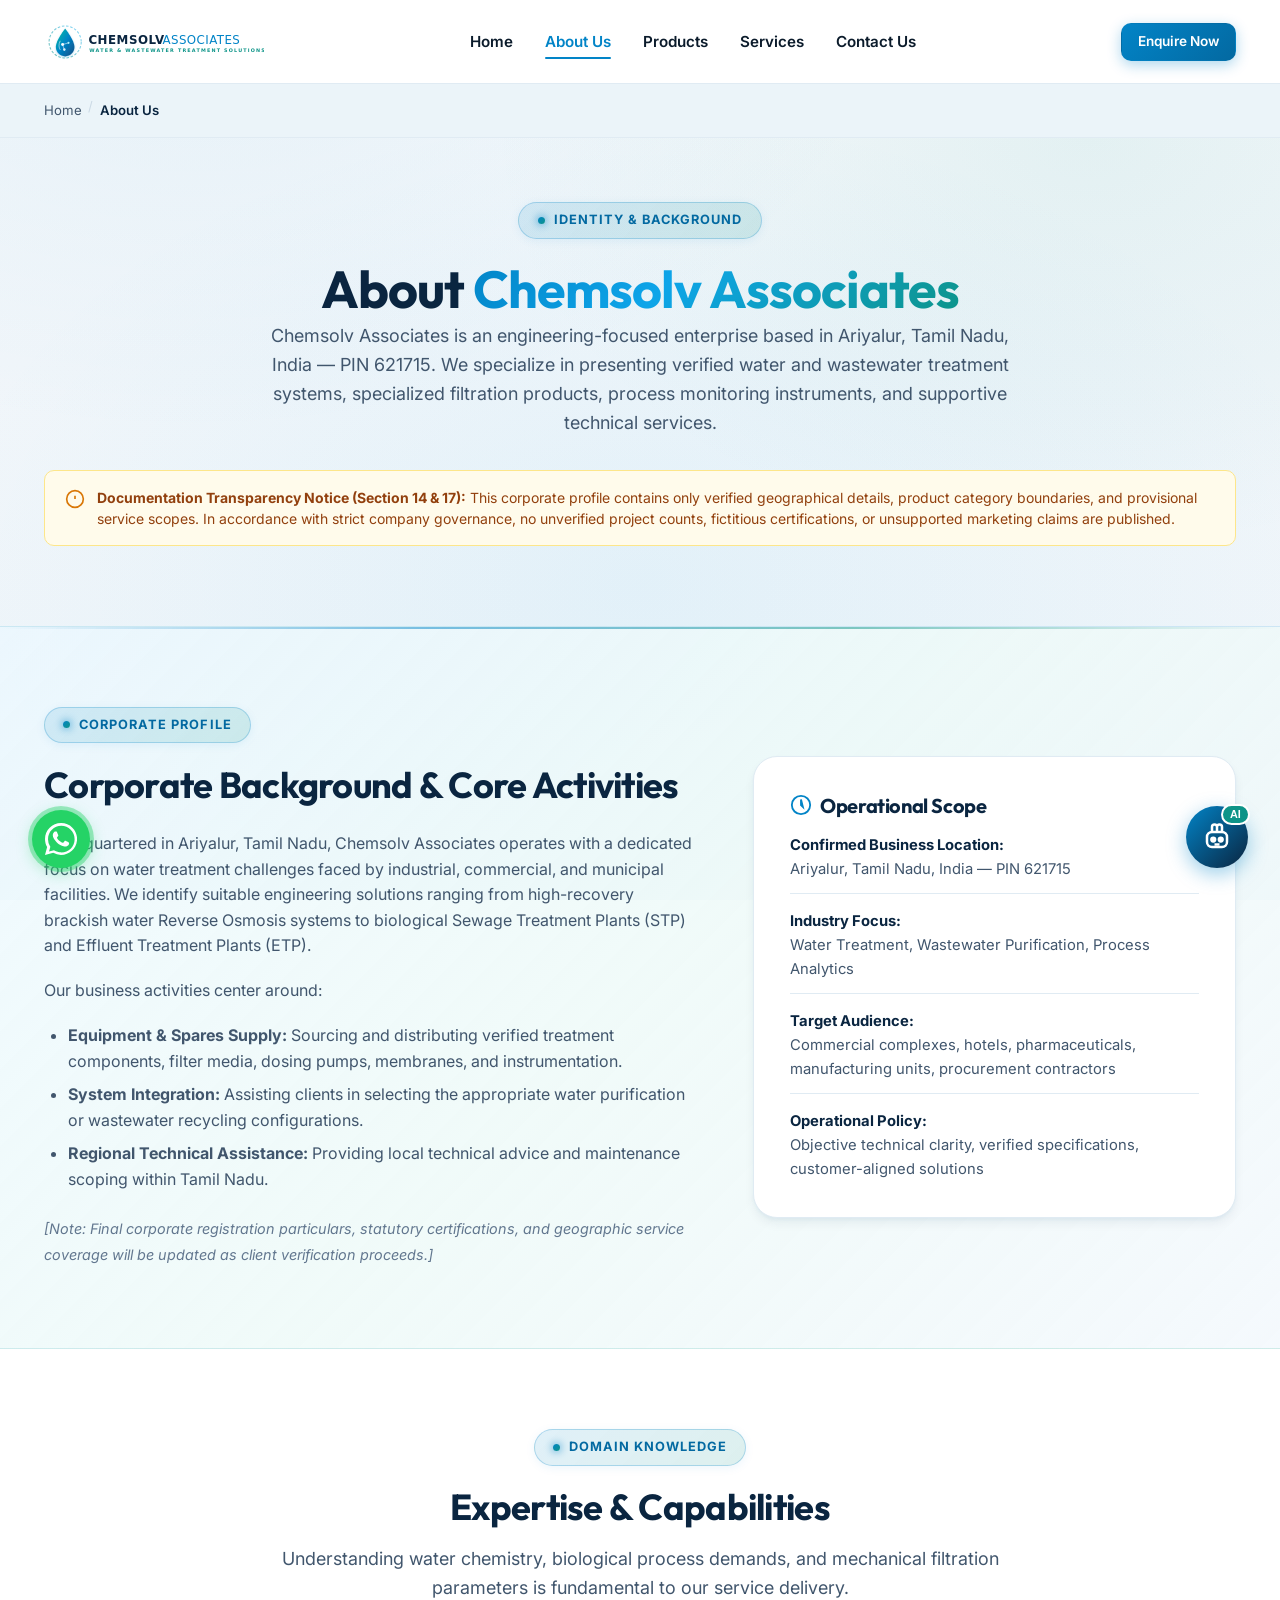
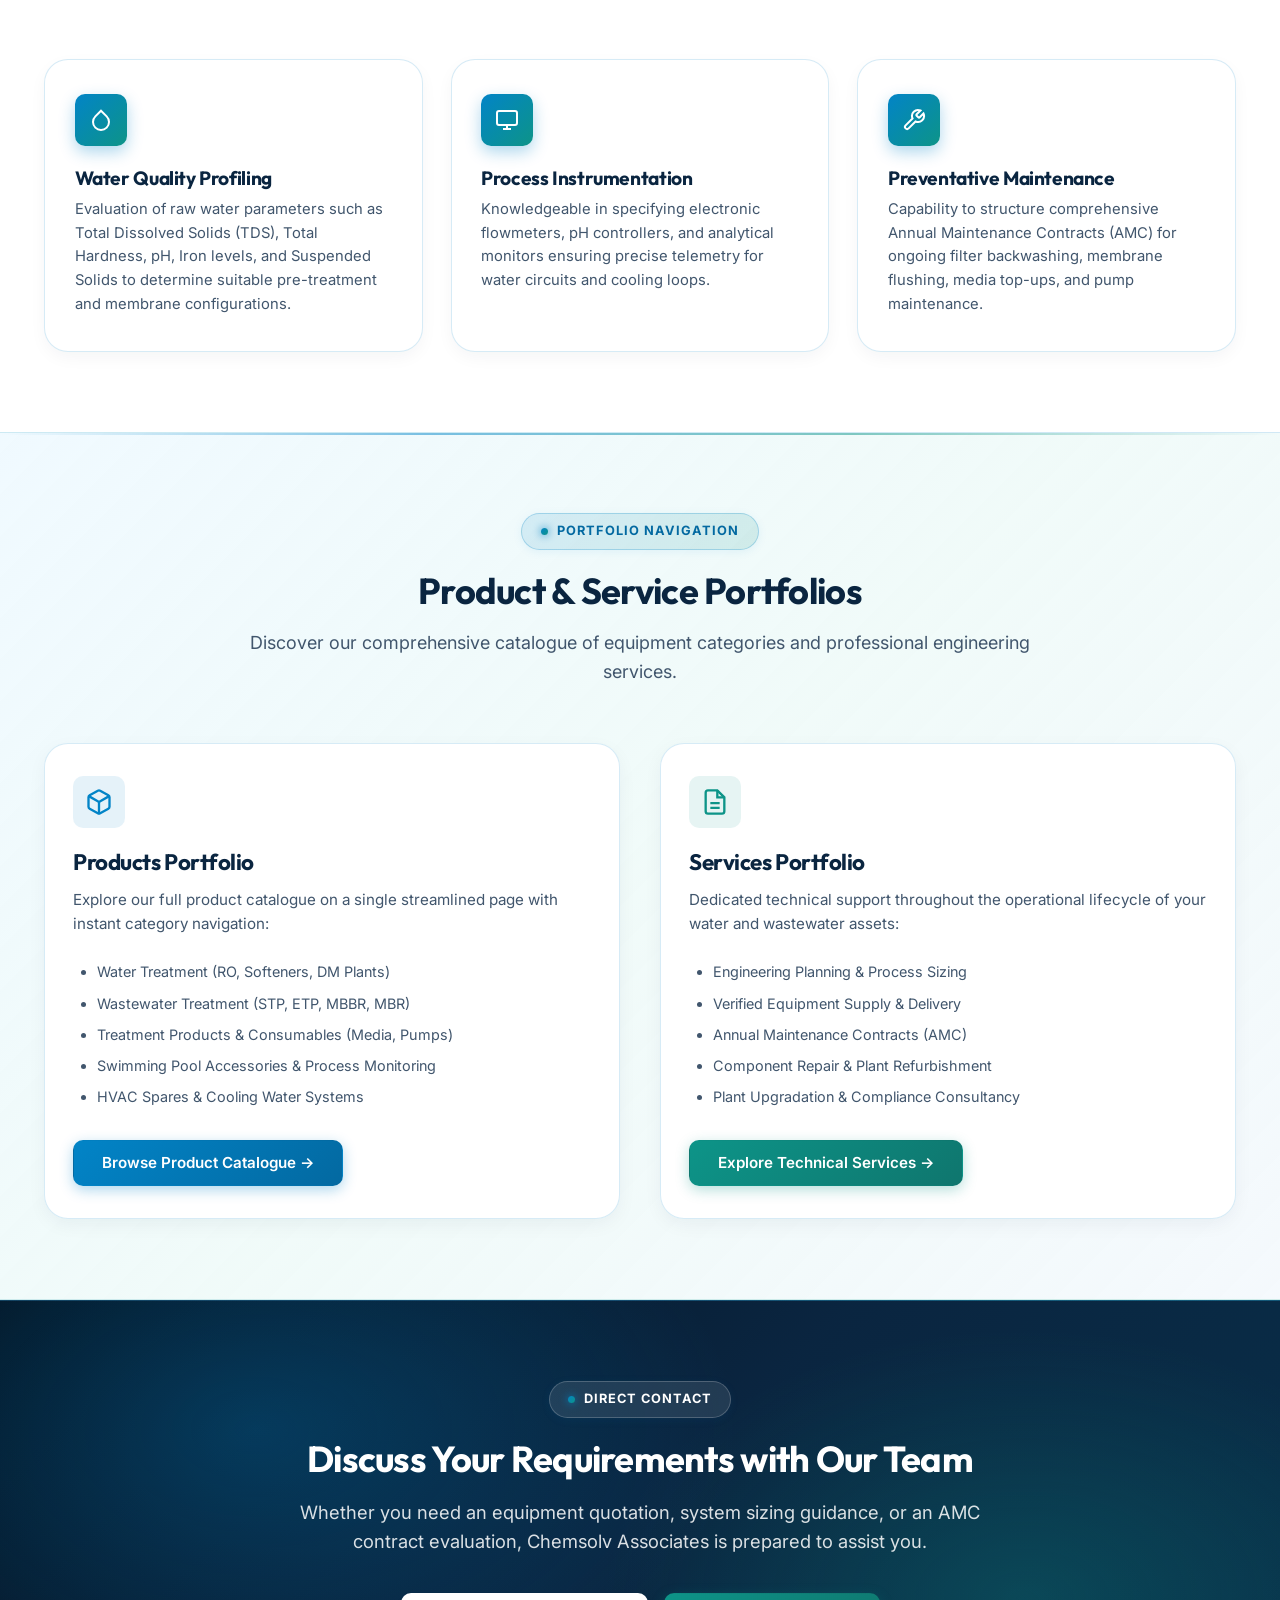
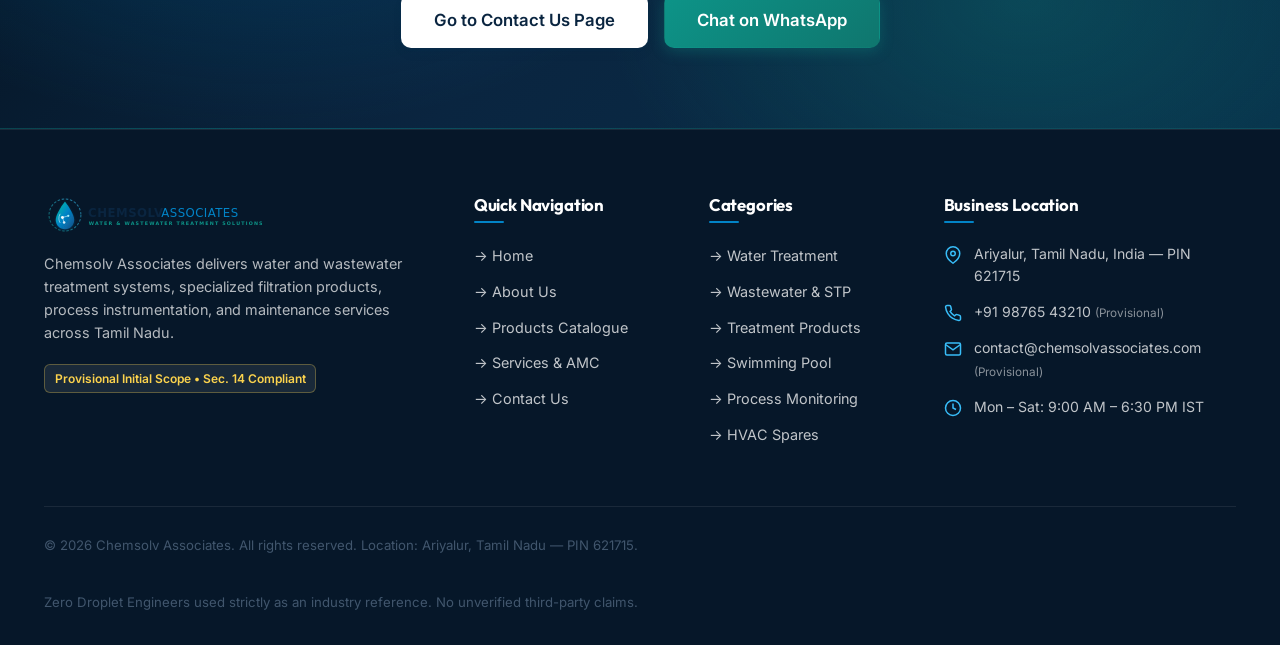
<file: about.html>
<!DOCTYPE html>
<html lang="en">
<head>
  <meta charset="UTF-8">
  <meta name="viewport" content="width=device-width, initial-scale=1.0">
  <meta http-equiv="X-UA-Compatible" content="IE=edge">
  
  <!-- SEO Primary Metadata -->
  <title>About Us | Chemsolv Associates — Water & Wastewater Specialists Ariyalur</title>
  <meta name="description" content="Learn about Chemsolv Associates, based in Ariyalur, Tamil Nadu. Discover our business activities, water & wastewater treatment solutions, and engineering services.">
  <meta name="keywords" content="About Chemsolv Associates, Ariyalur water treatment, wastewater engineering Tamil Nadu, water purification profile">
  <link rel="canonical" href="https://www.chemsolvassociates.com/about.html">
  
  <!-- Open Graph -->
  <meta property="og:type" content="article">
  <meta property="og:url" content="https://www.chemsolvassociates.com/about.html">
  <meta property="og:title" content="About Chemsolv Associates | Water Treatment Profile">
  <meta property="og:description" content="Company background, capabilities, and verified service focus of Chemsolv Associates in Ariyalur, Tamil Nadu.">
  <meta property="og:image" content="assets/images/logo.svg">

  <!-- Fonts Preconnect -->
  <link rel="preconnect" href="https://fonts.googleapis.com">
  <link rel="preconnect" href="https://fonts.gstatic.com" crossorigin>
  <link href="https://fonts.googleapis.com/css2?family=Inter:wght@400;500;600;700&family=Outfit:wght@600;700;800&display=swap" rel="stylesheet">

  <!-- Stylesheets -->
  <link rel="stylesheet" href="assets/css/main.css">
  <link rel="stylesheet" href="assets/css/components.css">
  <link rel="stylesheet" href="assets/css/chatbot.css">

  <!-- Structured Data JSON-LD -->
  <script type="application/ld+json">
  {
    "@context": "https://schema.org",
    "@type": "AboutPage",
    "name": "About Chemsolv Associates",
    "url": "https://www.chemsolvassociates.com/about.html",
    "description": "Company profile, capabilities, and operational background of Chemsolv Associates."
  }
  </script>
</head>
<body>

  <!-- Accessible Skip Link -->
  <a href="#main-content" class="skip-to-content">Skip to main content</a>

  <!-- Global Header -->
  <header class="site-header" id="site-header">
    <div class="container header-inner">
      <a href="index.html" class="header-brand" aria-label="Chemsolv Associates Home">
        <img src="assets/images/logo.svg" alt="Chemsolv Associates Logo" class="header-logo" width="220" height="42">
      </a>

      <!-- Desktop Navigation -->
      <nav class="desktop-nav" aria-label="Primary Navigation">
        <ul>
          <li><a href="index.html" class="nav-link">Home</a></li>
          <li><a href="about.html" class="nav-link active">About Us</a></li>
          <li><a href="products.html" class="nav-link">Products</a></li>
          <li><a href="services.html" class="nav-link">Services</a></li>
          <li><a href="contact.html" class="nav-link">Contact Us</a></li>
        </ul>
      </nav>

      <div class="header-actions">
        <a href="contact.html" class="btn btn-primary btn-sm header-cta">Enquire Now</a>
        <button class="mobile-toggle" id="mobile-toggle" aria-label="Toggle navigation menu" aria-expanded="false" aria-controls="mobile-drawer" onclick="window.toggleMobileNav(event)">
          <span></span>
        </button>
      </div>
    </div>
  </header>

  <!-- Mobile Drawer Overlay -->
  <div class="mobile-drawer-overlay" id="mobile-drawer-overlay"></div>

  <!-- Mobile Navigation Drawer -->
  <div class="mobile-drawer" id="mobile-drawer" aria-label="Mobile Navigation">
    <div>
      <div class="mobile-drawer-header">
        <img src="assets/images/logo.svg" alt="Chemsolv Associates" style="height: 34px; width: auto;">
        <button class="mobile-drawer-close" id="mobile-drawer-close" aria-label="Close navigation menu">
          <svg width="20" height="20" viewBox="0 0 24 24" fill="none" stroke="currentColor" stroke-width="2.5"><line x1="18" y1="6" x2="6" y2="18"/><line x1="6" y1="6" x2="18" y2="18"/></svg>
        </button>
      </div>
      <ul class="mobile-nav-list">
        <li><a href="index.html" class="mobile-nav-link"><span>Home</span> &rarr;</a></li>
        <li><a href="about.html" class="mobile-nav-link active"><span>About Us</span> &rarr;</a></li>
        <li><a href="products.html" class="mobile-nav-link"><span>Products</span> &rarr;</a></li>
        <li><a href="services.html" class="mobile-nav-link"><span>Services</span> &rarr;</a></li>
        <li><a href="contact.html" class="mobile-nav-link"><span>Contact Us</span> &rarr;</a></li>
      </ul>
    </div>
    <div style="display: flex; flex-direction: column; gap: 0.75rem; padding-top: 1.5rem; border-top: 1px solid var(--color-border);">
      <a href="contact.html" class="btn btn-primary" style="width: 100%;">Get in Touch</a>
      <a href="https://wa.me/919876543210?text=Hello%20Chemsolv%20Associates,%20I%20have%20an%20enquiry." target="_blank" rel="noopener noreferrer" class="btn btn-teal" style="width: 100%;">
        WhatsApp Enquiry
      </a>
    </div>
  </div>

  <!-- Breadcrumb Navigation -->
  <nav class="breadcrumb-nav" aria-label="Breadcrumb">
    <div class="container">
      <ol class="breadcrumb-list">
        <li class="breadcrumb-item"><a href="index.html">Home</a></li>
        <li class="breadcrumb-separator">/</li>
        <li class="breadcrumb-item active" aria-current="page">About Us</li>
      </ol>
    </div>
  </nav>

  <!-- Main Content -->
  <main id="main-content">
    
    <!-- Section 1: Page Introduction -->
    <section class="section" style="padding-top: 4rem; padding-bottom: 3rem;" aria-labelledby="about-intro-h1">
      <div class="container">
        <div class="section-header fade-in-up" style="margin-bottom: 2rem;">
          <span class="section-tag">Identity &amp; Background</span>
          <h1 id="about-intro-h1">About <span class="gradient-text">Chemsolv Associates</span></h1>
          <p>
            Chemsolv Associates is an engineering-focused enterprise based in Ariyalur, Tamil Nadu, India — PIN 621715. We specialize in presenting verified water and wastewater treatment systems, specialized filtration products, process monitoring instruments, and supportive technical services.
          </p>
        </div>

        <!-- Section 14 Compliance Disclaimer Banner -->
        <div class="disclaimer-banner fade-in-up" role="note">
          <svg width="20" height="20" viewBox="0 0 24 24" fill="none" stroke="currentColor" stroke-width="2">
            <circle cx="12" cy="12" r="10"></circle>
            <line x1="12" y1="8" x2="12" y2="12"></line>
            <line x1="12" y1="16" x2="12.01" y2="16"></line>
          </svg>
          <div>
            <strong>Documentation Transparency Notice (Section 14 &amp; 17):</strong>
            This corporate profile contains only verified geographical details, product category boundaries, and provisional service scopes. In accordance with strict company governance, no unverified project counts, fictitious certifications, or unsupported marketing claims are published.
          </div>
        </div>
      </div>
    </section>

    <!-- Section 2: Company Profile -->
    <section class="section section-alt" aria-labelledby="profile-heading">
      <div class="container">
        <div class="about-profile-grid">
          <div class="fade-in-up">
            <span class="section-tag">Corporate Profile</span>
            <h2 id="profile-heading" style="margin-bottom: 1.5rem;">Corporate Background &amp; Core Activities</h2>
            <p>
              Headquartered in Ariyalur, Tamil Nadu, Chemsolv Associates operates with a dedicated focus on water treatment challenges faced by industrial, commercial, and municipal facilities. We identify suitable engineering solutions ranging from high-recovery brackish water Reverse Osmosis systems to biological Sewage Treatment Plants (STP) and Effluent Treatment Plants (ETP).
            </p>
            <p>
              Our business activities center around:
            </p>
            <ul style="margin-bottom: 1.5rem;">
              <li><strong>Equipment &amp; Spares Supply:</strong> Sourcing and distributing verified treatment components, filter media, dosing pumps, membranes, and instrumentation.</li>
              <li><strong>System Integration:</strong> Assisting clients in selecting the appropriate water purification or wastewater recycling configurations.</li>
              <li><strong>Regional Technical Assistance:</strong> Providing local technical advice and maintenance scoping within Tamil Nadu.</li>
            </ul>
            <p>
              <em style="color: var(--color-text-light); font-size: 0.9rem;">
                [Note: Final corporate registration particulars, statutory certifications, and geographic service coverage will be updated as client verification proceeds.]
              </em>
            </p>
          </div>

          <div class="fade-in-up">
            <div style="background: #FFFFFF; border: 1px solid var(--color-border); border-radius: var(--radius-xl); padding: 2.25rem; box-shadow: var(--shadow-md);">
              <h3 style="font-size: 1.25rem; margin-bottom: 1rem; color: var(--color-primary); display: flex; align-items: center; gap: 0.5rem;">
                <svg width="22" height="22" viewBox="0 0 24 24" fill="none" stroke="currentColor" stroke-width="2" style="color: var(--color-accent);"><circle cx="12" cy="12" r="10"/><polygon points="12 6 12 12 14 14"/></svg>
                Operational Scope
              </h3>
              <div style="display: flex; flex-direction: column; gap: 1rem; font-size: 0.925rem;">
                <div style="padding-bottom: 0.75rem; border-bottom: 1px solid var(--color-border);">
                  <strong style="color: var(--color-primary);">Confirmed Business Location:</strong>
                  <div style="color: var(--color-text-muted);">Ariyalur, Tamil Nadu, India — PIN 621715</div>
                </div>
                <div style="padding-bottom: 0.75rem; border-bottom: 1px solid var(--color-border);">
                  <strong style="color: var(--color-primary);">Industry Focus:</strong>
                  <div style="color: var(--color-text-muted);">Water Treatment, Wastewater Purification, Process Analytics</div>
                </div>
                <div style="padding-bottom: 0.75rem; border-bottom: 1px solid var(--color-border);">
                  <strong style="color: var(--color-primary);">Target Audience:</strong>
                  <div style="color: var(--color-text-muted);">Commercial complexes, hotels, pharmaceuticals, manufacturing units, procurement contractors</div>
                </div>
                <div>
                  <strong style="color: var(--color-primary);">Operational Policy:</strong>
                  <div style="color: var(--color-text-muted);">Objective technical clarity, verified specifications, customer-aligned solutions</div>
                </div>
              </div>
            </div>
          </div>
        </div>
      </div>
    </section>

    <!-- Section 3: Expertise and Capabilities -->
    <section class="section" aria-labelledby="expertise-heading">
      <div class="container">
        <div class="section-header fade-in-up">
          <span class="section-tag">Domain Knowledge</span>
          <h2 id="expertise-heading">Expertise &amp; Capabilities</h2>
          <p>Understanding water chemistry, biological process demands, and mechanical filtration parameters is fundamental to our service delivery.</p>
        </div>

        <div class="features-grid">
          <div class="feature-box fade-in-up">
            <div class="feature-icon-wrapper">
              <svg width="24" height="24" viewBox="0 0 24 24" fill="none" stroke="currentColor" stroke-width="2"><path d="M12 2.69l5.66 5.66a8 8 0 1 1-11.31 0z"/></svg>
            </div>
            <h3>Water Quality Profiling</h3>
            <p>Evaluation of raw water parameters such as Total Dissolved Solids (TDS), Total Hardness, pH, Iron levels, and Suspended Solids to determine suitable pre-treatment and membrane configurations.</p>
          </div>

          <div class="feature-box fade-in-up">
            <div class="feature-icon-wrapper">
              <svg width="24" height="24" viewBox="0 0 24 24" fill="none" stroke="currentColor" stroke-width="2"><rect x="2" y="3" width="20" height="14" rx="2" ry="2"/><line x1="8" y1="21" x2="16" y2="21"/><line x1="12" y1="17" x2="12" y2="21"/></svg>
            </div>
            <h3>Process Instrumentation</h3>
            <p>Knowledgeable in specifying electronic flowmeters, pH controllers, and analytical monitors ensuring precise telemetry for water circuits and cooling loops.</p>
          </div>

          <div class="feature-box fade-in-up">
            <div class="feature-icon-wrapper">
              <svg width="24" height="24" viewBox="0 0 24 24" fill="none" stroke="currentColor" stroke-width="2"><path d="M14.7 6.3a1 1 0 0 0 0 1.4l1.6 1.6a1 1 0 0 0 1.4 0l3.77-3.77a6 6 0 0 1-7.94 7.94l-6.91 6.91a2.12 2.12 0 0 1-3-3l6.91-6.91a6 6 0 0 1 7.94-7.94l-3.76 3.76z"/></svg>
            </div>
            <h3>Preventative Maintenance</h3>
            <p>Capability to structure comprehensive Annual Maintenance Contracts (AMC) for ongoing filter backwashing, membrane flushing, media top-ups, and pump maintenance.</p>
          </div>
        </div>
      </div>
    </section>

    <!-- Section 4: Product and Service Overview -->
    <section class="section section-alt" aria-labelledby="overview-heading">
      <div class="container">
        <div class="section-header fade-in-up">
          <span class="section-tag">Portfolio Navigation</span>
          <h2 id="overview-heading">Product &amp; Service Portfolios</h2>
          <p>Discover our comprehensive catalogue of equipment categories and professional engineering services.</p>
        </div>

        <div class="about-portfolio-grid">
          <!-- Product Portfolio Card -->
          <div class="info-card fade-in-up" style="display: flex; flex-direction: column; justify-content: space-between;">
            <div>
              <div style="width: 52px; height: 52px; border-radius: var(--radius-md); background: rgba(2,132,199,0.1); color: var(--color-accent); display: flex; align-items: center; justify-content: center; margin-bottom: 1.25rem;">
                <svg width="28" height="28" viewBox="0 0 24 24" fill="none" stroke="currentColor" stroke-width="2"><path d="M21 16V8a2 2 0 0 0-1-1.73l-7-4a2 2 0 0 0-2 0l-7 4A2 2 0 0 0 3 8v8a2 2 0 0 0 1 1.73l7 4a2 2 0 0 0 2 0l7-4A2 2 0 0 0 21 16z"/><polyline points="3.27 6.96 12 12.01 20.73 6.96"/><line x1="12" y1="22.08" x2="12" y2="12"/></svg>
              </div>
              <h3 style="font-size: 1.4rem; margin-bottom: 0.75rem;">Products Portfolio</h3>
              <p style="font-size: 0.95rem; color: var(--color-text-muted); line-height: 1.6; margin-bottom: 1.5rem;">
                Explore our full product catalogue on a single streamlined page with instant category navigation:
              </p>
              <ul style="font-size: 0.9rem; margin-bottom: 2rem;">
                <li>Water Treatment (RO, Softeners, DM Plants)</li>
                <li>Wastewater Treatment (STP, ETP, MBBR, MBR)</li>
                <li>Treatment Products &amp; Consumables (Media, Pumps)</li>
                <li>Swimming Pool Accessories &amp; Process Monitoring</li>
                <li>HVAC Spares &amp; Cooling Water Systems</li>
              </ul>
            </div>
            <a href="products.html" class="btn btn-primary" style="align-self: flex-start;">Browse Product Catalogue &rarr;</a>
          </div>

          <!-- Service Portfolio Card -->
          <div class="info-card fade-in-up" style="display: flex; flex-direction: column; justify-content: space-between;">
            <div>
              <div style="width: 52px; height: 52px; border-radius: var(--radius-md); background: rgba(13,148,136,0.1); color: var(--color-teal); display: flex; align-items: center; justify-content: center; margin-bottom: 1.25rem;">
                <svg width="28" height="28" viewBox="0 0 24 24" fill="none" stroke="currentColor" stroke-width="2"><path d="M14 2H6a2 2 0 0 0-2 2v16a2 2 0 0 0 2 2h12a2 2 0 0 0 2-2V8z"/><polyline points="14 2 14 8 20 8"/><line x1="16" y1="13" x2="8" y2="13"/><line x1="16" y1="17" x2="8" y2="17"/></svg>
              </div>
              <h3 style="font-size: 1.4rem; margin-bottom: 0.75rem;">Services Portfolio</h3>
              <p style="font-size: 0.95rem; color: var(--color-text-muted); line-height: 1.6; margin-bottom: 1.5rem;">
                Dedicated technical support throughout the operational lifecycle of your water and wastewater assets:
              </p>
              <ul style="font-size: 0.9rem; margin-bottom: 2rem;">
                <li>Engineering Planning &amp; Process Sizing</li>
                <li>Verified Equipment Supply &amp; Delivery</li>
                <li>Annual Maintenance Contracts (AMC)</li>
                <li>Component Repair &amp; Plant Refurbishment</li>
                <li>Plant Upgradation &amp; Compliance Consultancy</li>
              </ul>
            </div>
            <a href="services.html" class="btn btn-teal" style="align-self: flex-start;">Explore Technical Services &rarr;</a>
          </div>
        </div>
      </div>
    </section>

    <!-- Section 5: Contact CTA -->
    <section class="section section-dark" aria-labelledby="cta-heading-about">
      <div class="container" style="text-align: center; max-width: 800px;">
        <span class="section-tag" style="background: rgba(255,255,255,0.1); color: #FFFFFF; border-color: rgba(255,255,255,0.2);">Direct Contact</span>
        <h2 id="cta-heading-about" style="color: #FFFFFF; margin-bottom: 1rem;">Discuss Your Requirements with Our Team</h2>
        <p style="font-size: 1.15rem; color: rgba(255, 255, 255, 0.85); margin-bottom: 2.25rem;">
          Whether you need an equipment quotation, system sizing guidance, or an AMC contract evaluation, Chemsolv Associates is prepared to assist you.
        </p>
        <div style="display: flex; flex-wrap: wrap; justify-content: center; gap: 1rem;">
          <a href="contact.html" class="btn btn-white btn-lg">Go to Contact Us Page</a>
          <a href="https://wa.me/919876543210?text=Hello%20Chemsolv%20Associates,%20I%20would%20like%20to%20discuss%20our%20water%20treatment%20requirements." target="_blank" rel="noopener noreferrer" class="btn btn-teal btn-lg">
            Chat on WhatsApp
          </a>
        </div>
      </div>
    </section>
  </main>

  <!-- Global Footer -->
  <footer class="site-footer">
    <div class="container">
      <div class="footer-grid">
        <div class="footer-col">
          <img src="assets/images/logo.svg" alt="Chemsolv Associates" class="footer-brand-logo" width="220" height="42">
          <p class="footer-text">
            Chemsolv Associates delivers water and wastewater treatment systems, specialized filtration products, process instrumentation, and maintenance services across Tamil Nadu.
          </p>
          <span class="provisional-badge" style="background: rgba(255,255,255,0.08); color: #FCD34D; border-color: rgba(252,211,77,0.3);">
            Provisional Initial Scope &bull; Sec. 14 Compliant
          </span>
        </div>

        <div class="footer-col">
          <h4>Quick Navigation</h4>
          <ul class="footer-links">
            <li><a href="index.html">&rarr; Home</a></li>
            <li><a href="about.html">&rarr; About Us</a></li>
            <li><a href="products.html">&rarr; Products Catalogue</a></li>
            <li><a href="services.html">&rarr; Services &amp; AMC</a></li>
            <li><a href="contact.html">&rarr; Contact Us</a></li>
          </ul>
        </div>

        <div class="footer-col">
          <h4>Categories</h4>
          <ul class="footer-links">
            <li><a href="products.html#water-treatment">&rarr; Water Treatment</a></li>
            <li><a href="products.html#wastewater-treatment">&rarr; Wastewater &amp; STP</a></li>
            <li><a href="products.html#water-wastewater-products">&rarr; Treatment Products</a></li>
            <li><a href="products.html#swimming-pool-accessories">&rarr; Swimming Pool</a></li>
            <li><a href="products.html#process-monitoring">&rarr; Process Monitoring</a></li>
            <li><a href="products.html#hvac-spares">&rarr; HVAC Spares</a></li>
          </ul>
        </div>

        <div class="footer-col">
          <h4>Business Location</h4>
          <address class="footer-contact-list">
            <div class="footer-contact-item">
              <svg width="18" height="18" viewBox="0 0 24 24" fill="none" stroke="currentColor" stroke-width="2"><path d="M21 10c0 7-9 13-9 13s-9-6-9-13a9 9 0 0 1 18 0z"/><circle cx="12" cy="10" r="3"/></svg>
              <span>Ariyalur, Tamil Nadu, India — PIN 621715</span>
            </div>
            <div class="footer-contact-item">
              <svg width="18" height="18" viewBox="0 0 24 24" fill="none" stroke="currentColor" stroke-width="2"><path d="M22 16.92v3a2 2 0 0 1-2.18 2 19.79 19.79 0 0 1-8.63-3.07 19.5 19.5 0 0 1-6-6 19.79 19.79 0 0 1-3.07-8.67A2 2 0 0 1 4.11 2h3a2 2 0 0 1 2 1.72 12.84 12.84 0 0 0 .7 2.81 2 2 0 0 1-.45 2.11L8.09 9.91a16 16 0 0 0 6 6l1.27-1.27a2 2 0 0 1 2.11-.45 12.84 12.84 0 0 0 2.81.7A2 2 0 0 1 22 16.92z"/></svg>
              <span>+91 98765 43210 <small style="opacity:0.7;">(Provisional)</small></span>
            </div>
            <div class="footer-contact-item">
              <svg width="18" height="18" viewBox="0 0 24 24" fill="none" stroke="currentColor" stroke-width="2"><path d="M4 4h16c1.1 0 2 .9 2 2v12c0 1.1-.9 2-2 2H4c-1.1 0-2-.9-2-2V6c0-1.1.9-2 2-2z"/><polyline points="22,6 12,13 2,6"/></svg>
              <span>contact@chemsolvassociates.com <small style="opacity:0.7;">(Provisional)</small></span>
            </div>
            <div class="footer-contact-item">
              <svg width="18" height="18" viewBox="0 0 24 24" fill="none" stroke="currentColor" stroke-width="2"><circle cx="12" cy="12" r="10"/><polyline points="12 6 12 12 16 14"/></svg>
              <span>Mon – Sat: 9:00 AM – 6:30 PM IST</span>
            </div>
          </address>
        </div>
      </div>

      <div class="footer-bottom">
        <p>&copy; 2026 Chemsolv Associates. All rights reserved. Location: Ariyalur, Tamil Nadu — PIN 621715.</p>
        <p>Zero Droplet Engineers used strictly as an industry reference. No unverified third-party claims.</p>
      </div>
    </div>
  </footer>

  <!-- Floating WhatsApp Widget -->
  <aside class="floating-whatsapp" aria-label="WhatsApp Contact">
    <a href="https://wa.me/919876543210?text=Hello%20Chemsolv%20Associates,%20I%20have%20an%20enquiry%20regarding%20water%20treatment%20solutions." target="_blank" rel="noopener noreferrer" class="whatsapp-btn" aria-label="Chat with Chemsolv Associates on WhatsApp">
      <svg width="32" height="32" viewBox="0 0 24 24" fill="currentColor">
        <path d="M17.472 14.382c-.301-.15-1.78-.878-2.056-.978-.276-.1-.477-.15-.678.15-.2.3-.778.978-.953 1.178-.176.2-.351.226-.652.075s-1.272-.469-2.424-1.495c-.896-.799-1.501-1.786-1.677-2.087-.176-.3-.019-.462.132-.612.135-.135.301-.35.451-.526.151-.175.2-.3.301-.5.1-.2.05-.375-.025-.526-.075-.15-.677-1.633-.928-2.238-.244-.589-.493-.51-.678-.52l-.578-.01c-.2 0-.526.075-.802.375-.276.3-1.053 1.03-1.053 2.51 0 1.48 1.078 2.91 1.229 3.11.15.2 2.122 3.24 5.14 4.542.718.31 1.279.495 1.716.634.721.23 1.377.197 1.896.12.578-.087 1.78-.727 2.03-1.43.25-.702.25-1.303.175-1.43-.075-.126-.275-.2-.576-.35zm-5.441 7.618h-.008c-1.745 0-3.454-.47-4.952-1.358l-.355-.21-3.684.966.983-3.593-.23-.366a9.942 9.942 0 0 1-1.528-5.32c0-5.502 4.478-9.98 9.984-9.98 2.665 0 5.171 1.038 7.053 2.922 1.882 1.883 2.918 4.388 2.917 7.054 0 5.503-4.478 9.985-9.985 9.985zM20.52 3.48A11.934 11.934 0 0 0 12.029 0C5.397 0 .004 5.393.004 12.026c0 2.118.552 4.185 1.6 6.002L0 24l6.147-1.613a11.97 11.97 0 0 0 5.882 1.532h.005c6.631 0 12.024-5.393 12.024-12.027 0-3.213-1.251-6.234-3.538-8.412z"/>
      </svg>
    </a>
    <div class="whatsapp-tooltip">Chat on WhatsApp</div>
  </aside>

  <!-- Floating RAG Chatbot Widget -->
  <aside class="floating-chatbot" aria-label="Technical Assistant Chatbot">
    <button class="chatbot-launcher" id="chatbot-launcher" aria-label="Open Chemsolv AI Technical Assistant" aria-expanded="false" aria-controls="chatbot-panel">
      <div class="chatbot-pulse-ring"></div>
      <svg width="30" height="30" viewBox="0 0 24 24" fill="none" stroke="currentColor" stroke-width="2">
        <path d="M12 8V4m0 0a2 2 0 1 0-4 0v4m4-4a2 2 0 1 1 4 0v4"/>
        <rect x="4" y="8" width="16" height="12" rx="4"/>
        <circle cx="9" cy="14" r="1.5" fill="currentColor"/>
        <circle cx="15" cy="14" r="1.5" fill="currentColor"/>
        <path d="M10 18h4"/>
      </svg>
      <span class="chatbot-launcher-badge">AI</span>
    </button>

    <div class="chatbot-panel" id="chatbot-panel" role="dialog" aria-labelledby="chat-heading">
      <div class="chatbot-header">
        <div class="chatbot-header-info">
          <div class="chatbot-avatar">
            <svg width="20" height="20" viewBox="0 0 24 24" fill="none" stroke="currentColor" stroke-width="2">
              <rect x="4" y="8" width="16" height="12" rx="4"/>
              <circle cx="9" cy="14" r="1.5" fill="currentColor"/>
              <circle cx="15" cy="14" r="1.5" fill="currentColor"/>
              <path d="M10 18h4"/>
            </svg>
          </div>
          <div class="chatbot-header-text">
            <h3 id="chat-heading">Chemsolv AI Assistant</h3>
            <div class="chatbot-status">
              <span class="chatbot-status-dot"></span>
              <span>Verified Knowledge Base</span>
            </div>
          </div>
        </div>
        <div class="chatbot-header-actions">
          <button class="chatbot-header-btn" id="chatbot-reset" title="Reset chat history" aria-label="Reset conversation">
            <svg width="14" height="14" viewBox="0 0 24 24" fill="none" stroke="currentColor" stroke-width="2"><polyline points="1 4 1 10 7 10"/><path d="M3.51 15a9 9 0 1 0 2.13-9.36L1 10"/></svg>
          </button>
          <button class="chatbot-header-btn" id="chatbot-close" title="Close chat" aria-label="Close chat window">
            <svg width="16" height="16" viewBox="0 0 24 24" fill="none" stroke="currentColor" stroke-width="2"><line x1="18" y1="6" x2="6" y2="18"/><line x1="6" y1="6" x2="18" y2="18"/></svg>
          </button>
        </div>
      </div>

      <div class="chatbot-notice">
        <svg width="14" height="14" viewBox="0 0 24 24" fill="none" stroke="currentColor" stroke-width="2"><circle cx="12" cy="12" r="10"/><line x1="12" y1="8" x2="12" y2="12"/><line x1="12" y1="16" x2="12.01" y2="16"/></svg>
        <span>Answers derived strictly from approved Chemsolv data.</span>
      </div>

      <div class="chatbot-messages" id="chatbot-messages"></div>

      <div class="chat-typing" id="chatbot-typing">
        <div class="typing-dot"></div>
        <div class="typing-dot"></div>
        <div class="typing-dot"></div>
        <span class="typing-text">Retrieving verified documentation...</span>
      </div>

      <div class="chatbot-suggestions" id="chatbot-suggestions">
        <button class="suggestion-chip" data-query="Where is Chemsolv Associates located?">Ariyalur Location</button>
        <button class="suggestion-chip" data-query="What is your business focus and capabilities?">Capabilities</button>
        <button class="suggestion-chip" data-query="What products do you offer?">Products Overview</button>
      </div>

      <div class="chatbot-input-bar">
        <input type="text" id="chatbot-input" class="chatbot-input" placeholder="Ask about company profile or services..." aria-label="Type your enquiry">
        <button id="chatbot-send" class="chatbot-send-btn" aria-label="Send message">
          <svg width="18" height="18" viewBox="0 0 24 24" fill="none" stroke="currentColor" stroke-width="2">
            <line x1="22" y1="2" x2="11" y2="13"/>
            <polygon points="22 2 15 22 11 13 2 9 22 2"/>
          </svg>
        </button>
      </div>
    </div>
  </aside>

  <!-- Scripts -->
  <script src="assets/js/main.js" defer></script>
  <script src="assets/js/chatbot-kb.js" defer></script>
  <script src="assets/js/chatbot.js" defer></script>
</body>
</html>
</file>
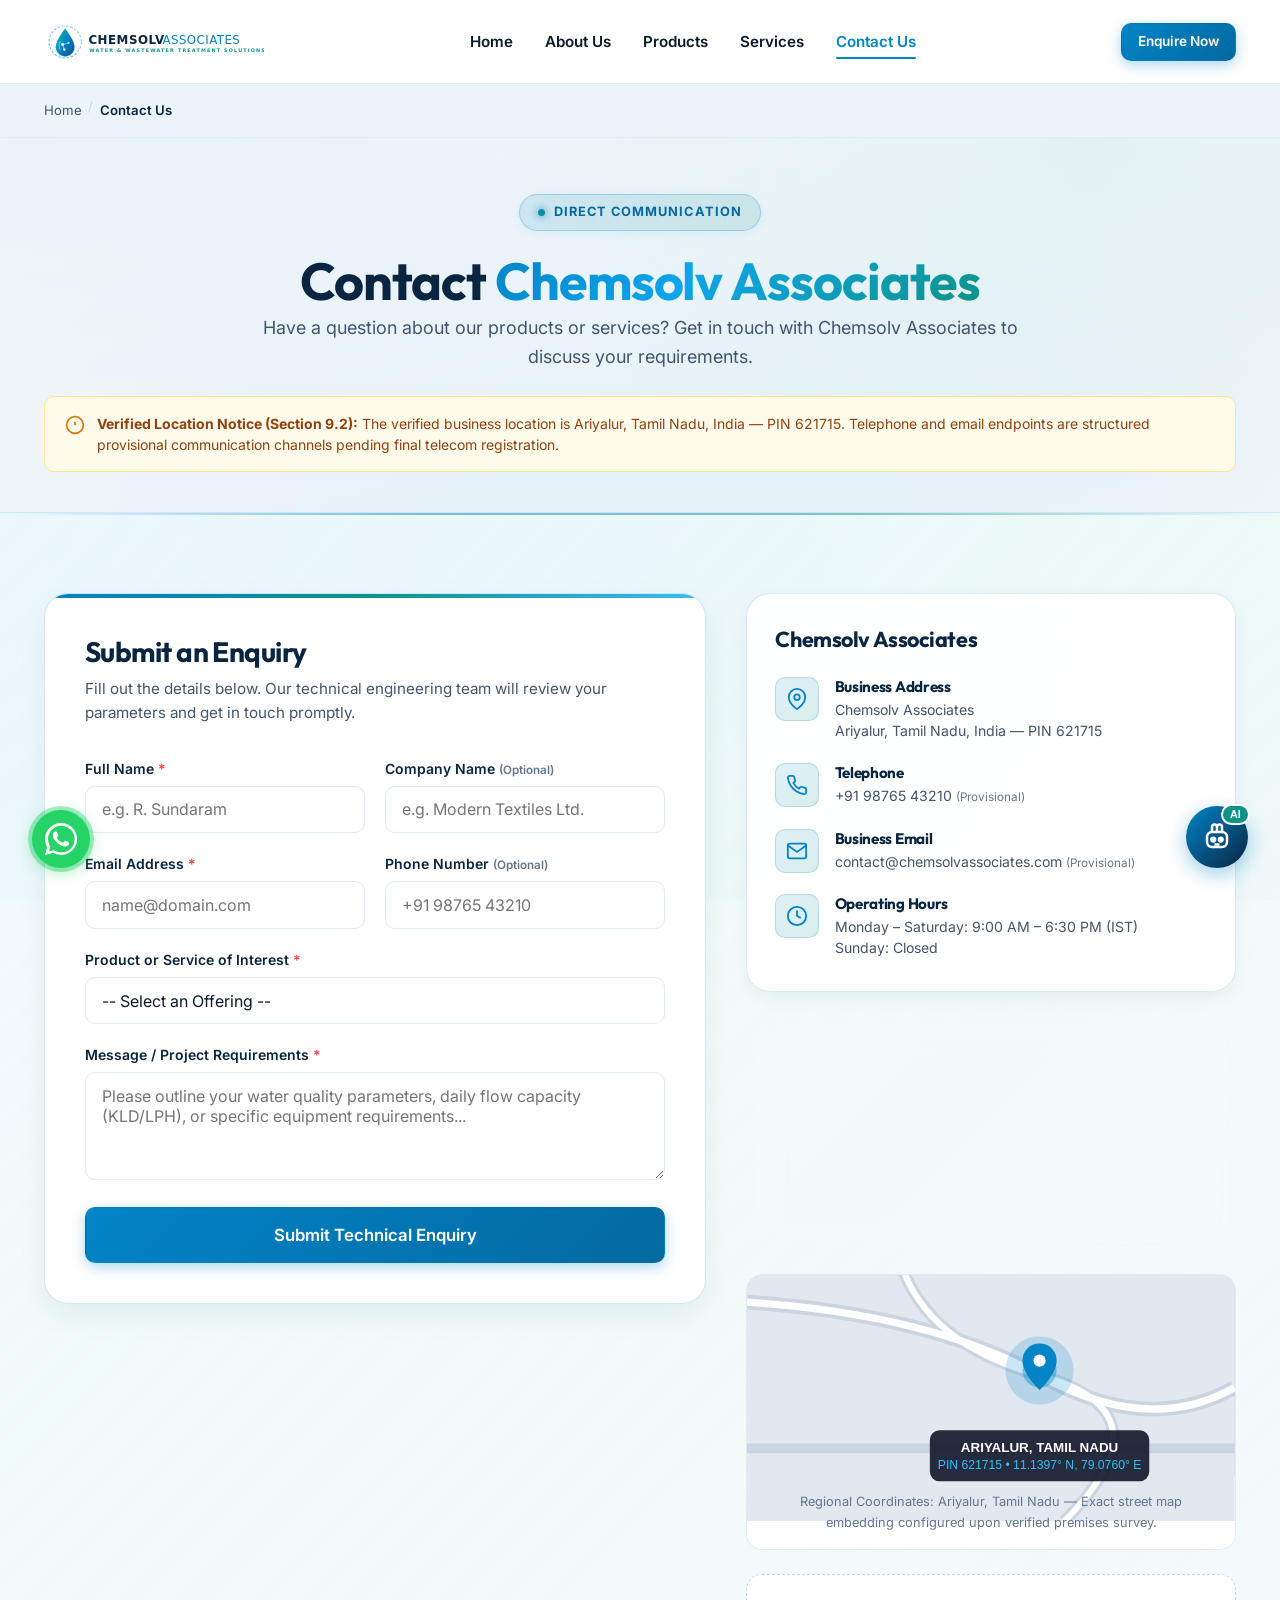
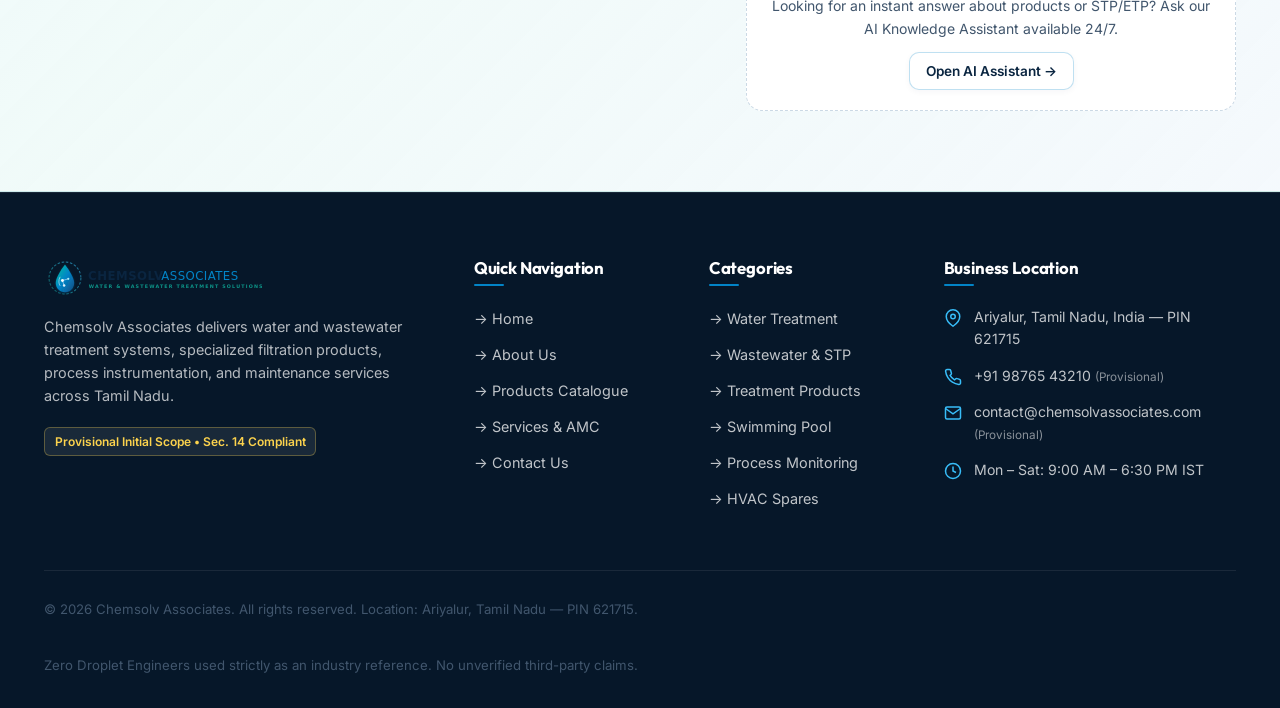
<file: contact.html>
<!DOCTYPE html>
<html lang="en">
<head>
  <meta charset="UTF-8">
  <meta name="viewport" content="width=device-width, initial-scale=1.0">
  <meta http-equiv="X-UA-Compatible" content="IE=edge">
  
  <!-- SEO Primary Metadata -->
  <title>Contact Us | Chemsolv Associates — Ariyalur, Tamil Nadu Water Treatment</title>
  <meta name="description" content="Get in touch with Chemsolv Associates in Ariyalur, Tamil Nadu. Enquire about water treatment systems, STP/ETP plants, AMC maintenance, or reach us directly on WhatsApp.">
  <meta name="keywords" content="Contact Chemsolv Associates, Ariyalur water treatment contact, Tamil Nadu wastewater enquiry, STP quotation, water treatment WhatsApp">
  <link rel="canonical" href="https://www.chemsolvassociates.com/contact.html">
  
  <!-- Open Graph -->
  <meta property="og:type" content="website">
  <meta property="og:url" content="https://www.chemsolvassociates.com/contact.html">
  <meta property="og:title" content="Contact Chemsolv Associates | Water Treatment Enquiries">
  <meta property="og:description" content="Reach our engineering team in Ariyalur, Tamil Nadu for equipment quotations, AMC proposals, and technical consultations.">
  <meta property="og:image" content="assets/images/logo.svg">

  <!-- Fonts Preconnect -->
  <link rel="preconnect" href="https://fonts.googleapis.com">
  <link rel="preconnect" href="https://fonts.gstatic.com" crossorigin>
  <link href="https://fonts.googleapis.com/css2?family=Inter:wght@400;500;600;700&family=Outfit:wght@600;700;800&display=swap" rel="stylesheet">

  <!-- Stylesheets -->
  <link rel="stylesheet" href="assets/css/main.css">
  <link rel="stylesheet" href="assets/css/components.css">
  <link rel="stylesheet" href="assets/css/chatbot.css">

  <!-- Structured Data JSON-LD -->
  <script type="application/ld+json">
  {
    "@context": "https://schema.org",
    "@type": "ContactPage",
    "name": "Contact Chemsolv Associates",
    "url": "https://www.chemsolvassociates.com/contact.html",
    "mainEntity": {
      "@type": "LocalBusiness",
      "name": "Chemsolv Associates",
      "telephone": "+919876543210",
      "email": "contact@chemsolvassociates.com",
      "address": {
        "@type": "PostalAddress",
        "addressLocality": "Ariyalur",
        "addressRegion": "Tamil Nadu",
        "postalCode": "621715",
        "addressCountry": "IN"
      }
    }
  }
  </script>
</head>
<body>

  <!-- Accessible Skip Link -->
  <a href="#main-content" class="skip-to-content">Skip to main content</a>

  <!-- Global Header -->
  <header class="site-header" id="site-header">
    <div class="container header-inner">
      <a href="index.html" class="header-brand" aria-label="Chemsolv Associates Home">
        <img src="assets/images/logo.svg" alt="Chemsolv Associates Logo" class="header-logo" width="220" height="42">
      </a>

      <!-- Desktop Navigation -->
      <nav class="desktop-nav" aria-label="Primary Navigation">
        <ul>
          <li><a href="index.html" class="nav-link">Home</a></li>
          <li><a href="about.html" class="nav-link">About Us</a></li>
          <li><a href="products.html" class="nav-link">Products</a></li>
          <li><a href="services.html" class="nav-link">Services</a></li>
          <li><a href="contact.html" class="nav-link active">Contact Us</a></li>
        </ul>
      </nav>

      <div class="header-actions">
        <a href="contact.html" class="btn btn-primary btn-sm header-cta">Enquire Now</a>
        <button class="mobile-toggle" id="mobile-toggle" aria-label="Toggle navigation menu" aria-expanded="false" aria-controls="mobile-drawer" onclick="window.toggleMobileNav(event)">
          <span></span>
        </button>
      </div>
    </div>
  </header>

  <!-- Mobile Drawer Overlay -->
  <div class="mobile-drawer-overlay" id="mobile-drawer-overlay"></div>

  <!-- Mobile Navigation Drawer -->
  <div class="mobile-drawer" id="mobile-drawer" aria-label="Mobile Navigation">
    <div>
      <div class="mobile-drawer-header">
        <img src="assets/images/logo.svg" alt="Chemsolv Associates" style="height: 34px; width: auto;">
        <button class="mobile-drawer-close" id="mobile-drawer-close" aria-label="Close navigation menu">
          <svg width="20" height="20" viewBox="0 0 24 24" fill="none" stroke="currentColor" stroke-width="2.5"><line x1="18" y1="6" x2="6" y2="18"/><line x1="6" y1="6" x2="18" y2="18"/></svg>
        </button>
      </div>
      <ul class="mobile-nav-list">
        <li><a href="index.html" class="mobile-nav-link"><span>Home</span> &rarr;</a></li>
        <li><a href="about.html" class="mobile-nav-link"><span>About Us</span> &rarr;</a></li>
        <li><a href="products.html" class="mobile-nav-link"><span>Products</span> &rarr;</a></li>
        <li><a href="services.html" class="mobile-nav-link"><span>Services</span> &rarr;</a></li>
        <li><a href="contact.html" class="mobile-nav-link active"><span>Contact Us</span> &rarr;</a></li>
      </ul>
    </div>
    <div style="display: flex; flex-direction: column; gap: 0.75rem; padding-top: 1.5rem; border-top: 1px solid var(--color-border);">
      <a href="contact.html" class="btn btn-primary" style="width: 100%;">Get in Touch</a>
      <a href="https://wa.me/919876543210?text=Hello%20Chemsolv%20Associates,%20I%20have%20an%20enquiry." target="_blank" rel="noopener noreferrer" class="btn btn-teal" style="width: 100%;">
        WhatsApp Enquiry
      </a>
    </div>
  </div>

  <!-- Breadcrumb Navigation -->
  <nav class="breadcrumb-nav" aria-label="Breadcrumb">
    <div class="container">
      <ol class="breadcrumb-list">
        <li class="breadcrumb-item"><a href="index.html">Home</a></li>
        <li class="breadcrumb-separator">/</li>
        <li class="breadcrumb-item active" aria-current="page">Contact Us</li>
      </ol>
    </div>
  </nav>

  <!-- Main Content -->
  <main id="main-content">
    
    <!-- Section 1: Contact Introduction -->
    <section class="section" style="padding-top: 3.5rem; padding-bottom: 2.5rem;" aria-labelledby="contact-h1">
      <div class="container">
        <div class="section-header fade-in-up" style="margin-bottom: 1.5rem;">
          <span class="section-tag">Direct Communication</span>
          <h1 id="contact-h1">Contact <span class="gradient-text">Chemsolv Associates</span></h1>
          <p>
            Have a question about our products or services? Get in touch with Chemsolv Associates to discuss your requirements.
          </p>
        </div>

        <!-- Section 14 & 17 Compliance Notice -->
        <div class="disclaimer-banner fade-in-up" role="note" style="margin-bottom: 0;">
          <svg width="20" height="20" viewBox="0 0 24 24" fill="none" stroke="currentColor" stroke-width="2"><circle cx="12" cy="12" r="10"/><line x1="12" y1="8" x2="12" y2="12"/><line x1="12" y1="16" x2="12.01" y2="16"/></svg>
          <div>
            <strong>Verified Location Notice (Section 9.2):</strong>
            The verified business location is Ariyalur, Tamil Nadu, India — PIN 621715. Telephone and email endpoints are structured provisional communication channels pending final telecom registration.
          </div>
        </div>
      </div>
    </section>

    <!-- Contact Grid Section: Form + Contact Info + Map -->
    <section class="section section-alt" aria-label="Contact Methods & Form">
      <div class="container">
        <div class="contact-grid">
          
          <!-- Section 3: Contact Form -->
          <div class="contact-card-box fade-in-up">
            <h2 style="font-size: 1.75rem; margin-bottom: 0.5rem;">Submit an Enquiry</h2>
            <p style="font-size: 0.95rem; color: var(--color-text-muted); margin-bottom: 2rem;">
              Fill out the details below. Our technical engineering team will review your parameters and get in touch promptly.
            </p>

            <form id="contact-form" novalidate aria-label="Product and Service Enquiry Form">
              <!-- Honeypot Field for Spam Protection (Section 13.3) -->
              <div class="honeypot-field" aria-hidden="true">
                <label for="company_fax_website">Leave this field blank</label>
                <input type="text" id="company_fax_website" name="company_fax_website" tabindex="-1" autocomplete="off">
              </div>

              <!-- Row 1: Name and Company -->
              <div class="form-row">
                <div class="form-group">
                  <label for="contact-name" class="form-label">Full Name <span class="required">*</span></label>
                  <input type="text" id="contact-name" name="name" class="form-input" placeholder="e.g. R. Sundaram" required aria-required="true">
                  <span class="form-error-msg" id="error-name">Please enter your full name (minimum 2 characters).</span>
                </div>

                <div class="form-group">
                  <label for="contact-company" class="form-label">Company Name <small style="color: var(--color-text-light);">(Optional)</small></label>
                  <input type="text" id="contact-company" name="company" class="form-input" placeholder="e.g. Modern Textiles Ltd.">
                </div>
              </div>

              <!-- Row 2: Email and Phone -->
              <div class="form-row">
                <div class="form-group">
                  <label for="contact-email" class="form-label">Email Address <span class="required">*</span></label>
                  <input type="email" id="contact-email" name="email" class="form-input" placeholder="name@domain.com" required aria-required="true">
                  <span class="form-error-msg" id="error-email">Please enter a valid business email address.</span>
                </div>

                <div class="form-group">
                  <label for="contact-phone" class="form-label">Phone Number <small style="color: var(--color-text-light);">(Optional)</small></label>
                  <input type="tel" id="contact-phone" name="phone" class="form-input" placeholder="+91 98765 43210">
                  <span class="form-error-msg" id="error-phone">Please enter a valid phone number.</span>
                </div>
              </div>

              <!-- Row 3: Product or Service Interest -->
              <div class="form-group">
                <label for="contact-interest" class="form-label">Product or Service of Interest <span class="required">*</span></label>
                <select id="contact-interest" name="interest" class="form-select" required aria-required="true">
                  <option value="" disabled selected>-- Select an Offering --</option>
                  <optgroup label="Water Treatment">
                    <option value="ro-systems">Reverse Osmosis (RO) Systems</option>
                    <option value="water-softeners">Water Softeners</option>
                    <option value="iron-removal">Iron Removal Systems</option>
                    <option value="dm-plants">Demineralization (DM) Plants</option>
                    <option value="ultrafiltration">Ultrafiltration (UF) Systems</option>
                  </optgroup>
                  <optgroup label="Wastewater Treatment">
                    <option value="stp">Sewage Treatment Plants (STP)</option>
                    <option value="etp">Effluent Treatment Plants (ETP)</option>
                    <option value="mbbr">MBBR Biofilm Systems</option>
                    <option value="mbr">Membrane Bioreactor (MBR)</option>
                    <option value="sludge-dewatering">Sludge Dewatering Equipment</option>
                  </optgroup>
                  <optgroup label="Products, Instruments &amp; Spares">
                    <option value="dosing-pumps">Chemical Dosing Pumps &amp; Spares</option>
                    <option value="membranes-media">RO Membranes &amp; Filter Media</option>
                    <option value="flowmeters-sensors">Flowmeters &amp; pH Controllers</option>
                    <option value="swimming-pool">Swimming Pool Accessories</option>
                    <option value="hvac-spares">HVAC Spares &amp; Cooling Tower Fills</option>
                  </optgroup>
                  <optgroup label="Services">
                    <option value="planning-design">Plant Planning &amp; Engineering Design</option>
                    <option value="equipment-supply">Equipment Supply &amp; Logistics</option>
                    <option value="amc-contracts">Annual Maintenance Contracts (AMC)</option>
                    <option value="repair-refurbishment">Repair &amp; Refurbishment</option>
                    <option value="retrofitting">Upgradation &amp; Retrofitting</option>
                    <option value="consultancy">Environmental Compliance Consultancy</option>
                  </optgroup>
                </select>
                <span class="form-error-msg" id="error-interest">Please select a product or service of interest.</span>
              </div>

              <!-- Row 4: Message -->
              <div class="form-group">
                <label for="contact-message" class="form-label">Message / Project Requirements <span class="required">*</span></label>
                <textarea id="contact-message" name="message" class="form-textarea" rows="4" placeholder="Please outline your water quality parameters, daily flow capacity (KLD/LPH), or specific equipment requirements..." required aria-required="true"></textarea>
                <span class="form-error-msg" id="error-message">Please provide a message outlining your requirements (at least 10 characters).</span>
              </div>

              <!-- Submit Button -->
              <button type="submit" class="btn btn-primary btn-lg" style="width: 100%;">
                Submit Technical Enquiry
              </button>
            </form>
          </div>

          <!-- Section 2: Company Contact Information Panel -->
          <div class="contact-info-panel fade-in-up">
            
            <!-- Company Info Card -->
            <div class="info-card">
              <h3 style="font-size: 1.35rem; margin-bottom: 1.5rem; color: var(--color-primary);">Chemsolv Associates</h3>
              
              <div class="info-item">
                <div class="info-icon">
                  <svg width="22" height="22" viewBox="0 0 24 24" fill="none" stroke="currentColor" stroke-width="2"><path d="M21 10c0 7-9 13-9 13s-9-6-9-13a9 9 0 0 1 18 0z"/><circle cx="12" cy="10" r="3"/></svg>
                </div>
                <div class="info-text">
                  <h4>Business Address</h4>
                  <address>
                    Chemsolv Associates<br>
                    Ariyalur, Tamil Nadu, India — PIN 621715
                  </address>
                </div>
              </div>

              <div class="info-item">
                <div class="info-icon">
                  <svg width="22" height="22" viewBox="0 0 24 24" fill="none" stroke="currentColor" stroke-width="2"><path d="M22 16.92v3a2 2 0 0 1-2.18 2 19.79 19.79 0 0 1-8.63-3.07 19.5 19.5 0 0 1-6-6 19.79 19.79 0 0 1-3.07-8.67A2 2 0 0 1 4.11 2h3a2 2 0 0 1 2 1.72 12.84 12.84 0 0 0 .7 2.81 2 2 0 0 1-.45 2.11L8.09 9.91a16 16 0 0 0 6 6l1.27-1.27a2 2 0 0 1 2.11-.45 12.84 12.84 0 0 0 2.81.7A2 2 0 0 1 22 16.92z"/></svg>
                </div>
                <div class="info-text">
                  <h4>Telephone</h4>
                  <p>+91 98765 43210 <small style="color:var(--color-text-light);">(Provisional)</small></p>
                </div>
              </div>

              <div class="info-item">
                <div class="info-icon">
                  <svg width="22" height="22" viewBox="0 0 24 24" fill="none" stroke="currentColor" stroke-width="2"><path d="M4 4h16c1.1 0 2 .9 2 2v12c0 1.1-.9 2-2 2H4c-1.1 0-2-.9-2-2V6c0-1.1.9-2 2-2z"/><polyline points="22,6 12,13 2,6"/></svg>
                </div>
                <div class="info-text">
                  <h4>Business Email</h4>
                  <p>contact@chemsolvassociates.com <small style="color:var(--color-text-light);">(Provisional)</small></p>
                </div>
              </div>

              <div class="info-item">
                <div class="info-icon">
                  <svg width="22" height="22" viewBox="0 0 24 24" fill="none" stroke="currentColor" stroke-width="2"><circle cx="12" cy="12" r="10"/><polyline points="12 6 12 12 16 14"/></svg>
                </div>
                <div class="info-text">
                  <h4>Operating Hours</h4>
                  <p>Monday – Saturday: 9:00 AM – 6:30 PM (IST)<br>Sunday: Closed</p>
                </div>
              </div>
            </div>

            <!-- Section 5: Direct WhatsApp Contact Card -->
            <div class="info-card" style="background: linear-gradient(135deg, #F0FDF4 0%, #DCFCE7 100%); border-color: #86EFAC;">
              <h3 style="font-size: 1.25rem; margin-bottom: 0.5rem; color: #166534; display: flex; align-items: center; gap: 0.5rem;">
                <svg width="24" height="24" viewBox="0 0 24 24" fill="currentColor" style="color: #25D366;">
                  <path d="M17.472 14.382c-.301-.15-1.78-.878-2.056-.978-.276-.1-.477-.15-.678.15-.2.3-.778.978-.953 1.178-.176.2-.351.226-.652.075s-1.272-.469-2.424-1.495c-.896-.799-1.501-1.786-1.677-2.087-.176-.3-.019-.462.132-.612.135-.135.301-.35.451-.526.151-.175.2-.3.301-.5.1-.2.05-.375-.025-.526-.075-.15-.677-1.633-.928-2.238-.244-.589-.493-.51-.678-.52l-.578-.01c-.2 0-.526.075-.802.375-.276.3-1.053 1.03-1.053 2.51 0 1.48 1.078 2.91 1.229 3.11.15.2 2.122 3.24 5.14 4.542.718.31 1.279.495 1.716.634.721.23 1.377.197 1.896.12.578-.087 1.78-.727 2.03-1.43.25-.702.25-1.303.175-1.43-.075-.126-.275-.2-.576-.35zm-5.441 7.618h-.008c-1.745 0-3.454-.47-4.952-1.358l-.355-.21-3.684.966.983-3.593-.23-.366a9.942 9.942 0 0 1-1.528-5.32c0-5.502 4.478-9.98 9.984-9.98 2.665 0 5.171 1.038 7.053 2.922 1.882 1.883 2.918 4.388 2.917 7.054 0 5.503-4.478 9.985-9.985 9.985zM20.52 3.48A11.934 11.934 0 0 0 12.029 0C5.397 0 .004 5.393.004 12.026c0 2.118.552 4.185 1.6 6.002L0 24l6.147-1.613a11.97 11.97 0 0 0 5.882 1.532h.005c6.631 0 12.024-5.393 12.024-12.027 0-3.213-1.251-6.234-3.538-8.412z"/>
                </svg>
                Instant WhatsApp Enquiry
              </h3>
              <p style="font-size: 0.9rem; color: #15803D; margin-bottom: 1.25rem;">
                Need quick clarification regarding product specifications, equipment pricing, or AMC availability? Chat directly with our Ariyalur office on WhatsApp.
              </p>
              <a href="https://wa.me/919876543210?text=Hello%20Chemsolv%20Associates,%20I%20have%20an%20enquiry%20regarding%20water%20treatment." target="_blank" rel="noopener noreferrer" class="btn btn-teal" style="width: 100%;">
                Chat with Us on WhatsApp
              </a>
            </div>

            <!-- Section 4: Map & Location Card -->
            <div class="map-placeholder-card">
              <div class="map-svg-mockup">
                <svg width="100%" height="100%" viewBox="0 0 400 240" fill="none" xmlns="http://www.w3.org/2000/svg">
                  <!-- Stylized Map Grid -->
                  <rect width="400" height="240" fill="#E2E8F0"/>
                  <!-- Road Lines -->
                  <path d="M 0 60 Q 150 70 240 120 T 400 130" stroke="#CBD5E1" stroke-width="12" fill="none"/>
                  <path d="M 120 0 Q 130 90 240 120 T 260 240" stroke="#CBD5E1" stroke-width="10" fill="none"/>
                  <path d="M 0 180 L 400 180" stroke="#CBD5E1" stroke-width="8" fill="none"/>
                  <!-- Highway overlay -->
                  <path d="M 0 60 Q 150 70 240 120 T 400 130" stroke="#FFFFFF" stroke-width="6" fill="none"/>
                  <path d="M 120 0 Q 130 90 240 120 T 260 240" stroke="#FFFFFF" stroke-width="5" fill="none"/>
                  <!-- Pin Marker for Ariyalur -->
                  <g transform="translate(240, 116)">
                    <circle cx="0" cy="0" r="28" fill="rgba(2,132,199,0.2)"/>
                    <circle cx="0" cy="0" r="14" fill="rgba(2,132,199,0.4)"/>
                    <!-- Map Pin -->
                    <path d="M 0 -22 C -8 -22 -14 -16 -14 -8 C -14 3 0 16 0 16 C 0 16 14 3 14 -8 C 14 -16 8 -22 0 -22 Z" fill="#0284C7"/>
                    <circle cx="0" cy="-8" r="5" fill="#FFFFFF"/>
                  </g>
                  <!-- Location Label -->
                  <rect x="150" y="165" width="180" height="42" rx="8" fill="#0F172A" opacity="0.9"/>
                  <text x="240" y="183" text-anchor="middle" fill="#FFFFFF" font-family="sans-serif" font-size="11" font-weight="700">ARIYALUR, TAMIL NADU</text>
                  <text x="240" y="197" text-anchor="middle" fill="#38BDF8" font-family="sans-serif" font-size="10">PIN 621715 &bull; 11.1397° N, 79.0760° E</text>
                </svg>
              </div>
              <div style="padding: 1rem 1.25rem; background: #FFFFFF; font-size: 0.8rem; color: var(--color-text-light); text-align: center; border-top: 1px solid var(--color-border);">
                Regional Coordinates: Ariyalur, Tamil Nadu — Exact street map embedding configured upon verified premises survey.
              </div>
            </div>

            <!-- Section 6: Additional Contact CTA (Chatbot) -->
            <div style="background: #FFFFFF; border: 1px dashed var(--color-border-dark); border-radius: var(--radius-lg); padding: 1.25rem; text-align: center;">
              <p style="font-size: 0.875rem; color: var(--color-text-muted); margin-bottom: 0.75rem;">
                Looking for an instant answer about products or STP/ETP? Ask our AI Knowledge Assistant available 24/7.
              </p>
              <button onclick="document.getElementById('chatbot-launcher').click()" class="btn btn-secondary btn-sm">
                Open AI Assistant &rarr;
              </button>
            </div>

          </div>

        </div>
      </div>
    </section>
  </main>

  <!-- Submission Confirmation Modal (Section 9.3) -->
  <div class="modal-overlay" id="confirmation-modal" role="dialog" aria-modal="true" aria-labelledby="modal-title">
    <div class="modal-box">
      <div class="modal-icon-success">
        <svg width="36" height="36" viewBox="0 0 24 24" fill="none" stroke="currentColor" stroke-width="2.5"><polyline points="20 6 9 17 4 12"/></svg>
      </div>
      <h3 id="modal-title" style="font-size: 1.5rem; margin-bottom: 0.75rem; color: var(--color-primary);">Enquiry Received Successfully</h3>
      <p style="font-size: 0.95rem; color: var(--color-text-muted); line-height: 1.6; margin-bottom: 1.75rem;">
        Thank you for contacting Chemsolv Associates. Your parameters have been registered. Our engineering desk in Ariyalur will review your requirements and follow up shortly.
      </p>
      <div style="display: flex; flex-direction: column; gap: 0.75rem;">
        <a id="modal-wa-btn" href="#" target="_blank" rel="noopener noreferrer" class="btn btn-teal">
          Forward Enquiry to WhatsApp for Priority Attention &rarr;
        </a>
        <button id="modal-ok-btn" class="btn btn-secondary">Done</button>
      </div>
    </div>
  </div>

  <!-- Global Footer -->
  <footer class="site-footer">
    <div class="container">
      <div class="footer-grid">
        <div class="footer-col">
          <img src="assets/images/logo.svg" alt="Chemsolv Associates" class="footer-brand-logo" width="220" height="42">
          <p class="footer-text">
            Chemsolv Associates delivers water and wastewater treatment systems, specialized filtration products, process instrumentation, and maintenance services across Tamil Nadu.
          </p>
          <span class="provisional-badge" style="background: rgba(255,255,255,0.08); color: #FCD34D; border-color: rgba(252,211,77,0.3);">
            Provisional Initial Scope &bull; Sec. 14 Compliant
          </span>
        </div>

        <div class="footer-col">
          <h4>Quick Navigation</h4>
          <ul class="footer-links">
            <li><a href="index.html">&rarr; Home</a></li>
            <li><a href="about.html">&rarr; About Us</a></li>
            <li><a href="products.html">&rarr; Products Catalogue</a></li>
            <li><a href="services.html">&rarr; Services &amp; AMC</a></li>
            <li><a href="contact.html">&rarr; Contact Us</a></li>
          </ul>
        </div>

        <div class="footer-col">
          <h4>Categories</h4>
          <ul class="footer-links">
            <li><a href="products.html#water-treatment">&rarr; Water Treatment</a></li>
            <li><a href="products.html#wastewater-treatment">&rarr; Wastewater &amp; STP</a></li>
            <li><a href="products.html#water-wastewater-products">&rarr; Treatment Products</a></li>
            <li><a href="products.html#swimming-pool-accessories">&rarr; Swimming Pool</a></li>
            <li><a href="products.html#process-monitoring">&rarr; Process Monitoring</a></li>
            <li><a href="products.html#hvac-spares">&rarr; HVAC Spares</a></li>
          </ul>
        </div>

        <div class="footer-col">
          <h4>Business Location</h4>
          <address class="footer-contact-list">
            <div class="footer-contact-item">
              <svg width="18" height="18" viewBox="0 0 24 24" fill="none" stroke="currentColor" stroke-width="2"><path d="M21 10c0 7-9 13-9 13s-9-6-9-13a9 9 0 0 1 18 0z"/><circle cx="12" cy="10" r="3"/></svg>
              <span>Ariyalur, Tamil Nadu, India — PIN 621715</span>
            </div>
            <div class="footer-contact-item">
              <svg width="18" height="18" viewBox="0 0 24 24" fill="none" stroke="currentColor" stroke-width="2"><path d="M22 16.92v3a2 2 0 0 1-2.18 2 19.79 19.79 0 0 1-8.63-3.07 19.5 19.5 0 0 1-6-6 19.79 19.79 0 0 1-3.07-8.67A2 2 0 0 1 4.11 2h3a2 2 0 0 1 2 1.72 12.84 12.84 0 0 0 .7 2.81 2 2 0 0 1-.45 2.11L8.09 9.91a16 16 0 0 0 6 6l1.27-1.27a2 2 0 0 1 2.11-.45 12.84 12.84 0 0 0 2.81.7A2 2 0 0 1 22 16.92z"/></svg>
              <span>+91 98765 43210 <small style="opacity:0.7;">(Provisional)</small></span>
            </div>
            <div class="footer-contact-item">
              <svg width="18" height="18" viewBox="0 0 24 24" fill="none" stroke="currentColor" stroke-width="2"><path d="M4 4h16c1.1 0 2 .9 2 2v12c0 1.1-.9 2-2 2H4c-1.1 0-2-.9-2-2V6c0-1.1.9-2 2-2z"/><polyline points="22,6 12,13 2,6"/></svg>
              <span>contact@chemsolvassociates.com <small style="opacity:0.7;">(Provisional)</small></span>
            </div>
            <div class="footer-contact-item">
              <svg width="18" height="18" viewBox="0 0 24 24" fill="none" stroke="currentColor" stroke-width="2"><circle cx="12" cy="12" r="10"/><polyline points="12 6 12 12 16 14"/></svg>
              <span>Mon – Sat: 9:00 AM – 6:30 PM IST</span>
            </div>
          </address>
        </div>
      </div>

      <div class="footer-bottom">
        <p>&copy; 2026 Chemsolv Associates. All rights reserved. Location: Ariyalur, Tamil Nadu — PIN 621715.</p>
        <p>Zero Droplet Engineers used strictly as an industry reference. No unverified third-party claims.</p>
      </div>
    </div>
  </footer>

  <!-- Floating WhatsApp Widget -->
  <aside class="floating-whatsapp" aria-label="WhatsApp Contact">
    <a href="https://wa.me/919876543210?text=Hello%20Chemsolv%20Associates,%20I%20have%20an%20enquiry%20regarding%20water%20treatment%20solutions." target="_blank" rel="noopener noreferrer" class="whatsapp-btn" aria-label="Chat with Chemsolv Associates on WhatsApp">
      <svg width="32" height="32" viewBox="0 0 24 24" fill="currentColor">
        <path d="M17.472 14.382c-.301-.15-1.78-.878-2.056-.978-.276-.1-.477-.15-.678.15-.2.3-.778.978-.953 1.178-.176.2-.351.226-.652.075s-1.272-.469-2.424-1.495c-.896-.799-1.501-1.786-1.677-2.087-.176-.3-.019-.462.132-.612.135-.135.301-.35.451-.526.151-.175.2-.3.301-.5.1-.2.05-.375-.025-.526-.075-.15-.677-1.633-.928-2.238-.244-.589-.493-.51-.678-.52l-.578-.01c-.2 0-.526.075-.802.375-.276.3-1.053 1.03-1.053 2.51 0 1.48 1.078 2.91 1.229 3.11.15.2 2.122 3.24 5.14 4.542.718.31 1.279.495 1.716.634.721.23 1.377.197 1.896.12.578-.087 1.78-.727 2.03-1.43.25-.702.25-1.303.175-1.43-.075-.126-.275-.2-.576-.35zm-5.441 7.618h-.008c-1.745 0-3.454-.47-4.952-1.358l-.355-.21-3.684.966.983-3.593-.23-.366a9.942 9.942 0 0 1-1.528-5.32c0-5.502 4.478-9.98 9.984-9.98 2.665 0 5.171 1.038 7.053 2.922 1.882 1.883 2.918 4.388 2.917 7.054 0 5.503-4.478 9.985-9.985 9.985zM20.52 3.48A11.934 11.934 0 0 0 12.029 0C5.397 0 .004 5.393.004 12.026c0 2.118.552 4.185 1.6 6.002L0 24l6.147-1.613a11.97 11.97 0 0 0 5.882 1.532h.005c6.631 0 12.024-5.393 12.024-12.027 0-3.213-1.251-6.234-3.538-8.412z"/>
      </svg>
    </a>
    <div class="whatsapp-tooltip">Chat on WhatsApp</div>
  </aside>

  <!-- Floating RAG Chatbot Widget -->
  <aside class="floating-chatbot" aria-label="Technical Assistant Chatbot">
    <button class="chatbot-launcher" id="chatbot-launcher" aria-label="Open Chemsolv AI Technical Assistant" aria-expanded="false" aria-controls="chatbot-panel">
      <div class="chatbot-pulse-ring"></div>
      <svg width="30" height="30" viewBox="0 0 24 24" fill="none" stroke="currentColor" stroke-width="2">
        <path d="M12 8V4m0 0a2 2 0 1 0-4 0v4m4-4a2 2 0 1 1 4 0v4"/>
        <rect x="4" y="8" width="16" height="12" rx="4"/>
        <circle cx="9" cy="14" r="1.5" fill="currentColor"/>
        <circle cx="15" cy="14" r="1.5" fill="currentColor"/>
        <path d="M10 18h4"/>
      </svg>
      <span class="chatbot-launcher-badge">AI</span>
    </button>

    <div class="chatbot-panel" id="chatbot-panel" role="dialog" aria-labelledby="chat-heading">
      <div class="chatbot-header">
        <div class="chatbot-header-info">
          <div class="chatbot-avatar">
            <svg width="20" height="20" viewBox="0 0 24 24" fill="none" stroke="currentColor" stroke-width="2">
              <rect x="4" y="8" width="16" height="12" rx="4"/>
              <circle cx="9" cy="14" r="1.5" fill="currentColor"/>
              <circle cx="15" cy="14" r="1.5" fill="currentColor"/>
              <path d="M10 18h4"/>
            </svg>
          </div>
          <div class="chatbot-header-text">
            <h3 id="chat-heading">Chemsolv AI Assistant</h3>
            <div class="chatbot-status">
              <span class="chatbot-status-dot"></span>
              <span>Verified Knowledge Base</span>
            </div>
          </div>
        </div>
        <div class="chatbot-header-actions">
          <button class="chatbot-header-btn" id="chatbot-reset" title="Reset chat history" aria-label="Reset conversation">
            <svg width="14" height="14" viewBox="0 0 24 24" fill="none" stroke="currentColor" stroke-width="2"><polyline points="1 4 1 10 7 10"/><path d="M3.51 15a9 9 0 1 0 2.13-9.36L1 10"/></svg>
          </button>
          <button class="chatbot-header-btn" id="chatbot-close" title="Close chat" aria-label="Close chat window">
            <svg width="16" height="16" viewBox="0 0 24 24" fill="none" stroke="currentColor" stroke-width="2"><line x1="18" y1="6" x2="6" y2="18"/><line x1="6" y1="6" x2="18" y2="18"/></svg>
          </button>
        </div>
      </div>

      <div class="chatbot-notice">
        <svg width="14" height="14" viewBox="0 0 24 24" fill="none" stroke="currentColor" stroke-width="2"><circle cx="12" cy="12" r="10"/><line x1="12" y1="8" x2="12" y2="12"/><line x1="12" y1="16" x2="12.01" y2="16"/></svg>
        <span>Answers derived strictly from approved Chemsolv data.</span>
      </div>

      <div class="chatbot-messages" id="chatbot-messages"></div>

      <div class="chat-typing" id="chatbot-typing">
        <div class="typing-dot"></div>
        <div class="typing-dot"></div>
        <div class="typing-dot"></div>
        <span class="typing-text">Retrieving verified documentation...</span>
      </div>

      <div class="chatbot-suggestions" id="chatbot-suggestions">
        <button class="suggestion-chip" data-query="Where are you located in Ariyalur?">Ariyalur Location</button>
        <button class="suggestion-chip" data-query="How can I request an AMC quotation?">Request AMC</button>
        <button class="suggestion-chip" data-query="What is your email address and phone number?">Contact Details</button>
      </div>

      <div class="chatbot-input-bar">
        <input type="text" id="chatbot-input" class="chatbot-input" placeholder="Ask about contact, office hours, location..." aria-label="Type your enquiry">
        <button id="chatbot-send" class="chatbot-send-btn" aria-label="Send message">
          <svg width="18" height="18" viewBox="0 0 24 24" fill="none" stroke="currentColor" stroke-width="2">
            <line x1="22" y1="2" x2="11" y2="13"/>
            <polygon points="22 2 15 22 11 13 2 9 22 2"/>
          </svg>
        </button>
      </div>
    </div>
  </aside>

  <!-- Scripts -->
  <script src="assets/js/main.js" defer></script>
  <script src="assets/js/contact.js" defer></script>
  <script src="assets/js/chatbot-kb.js" defer></script>
  <script src="assets/js/chatbot.js" defer></script>
</body>
</html>
</file>
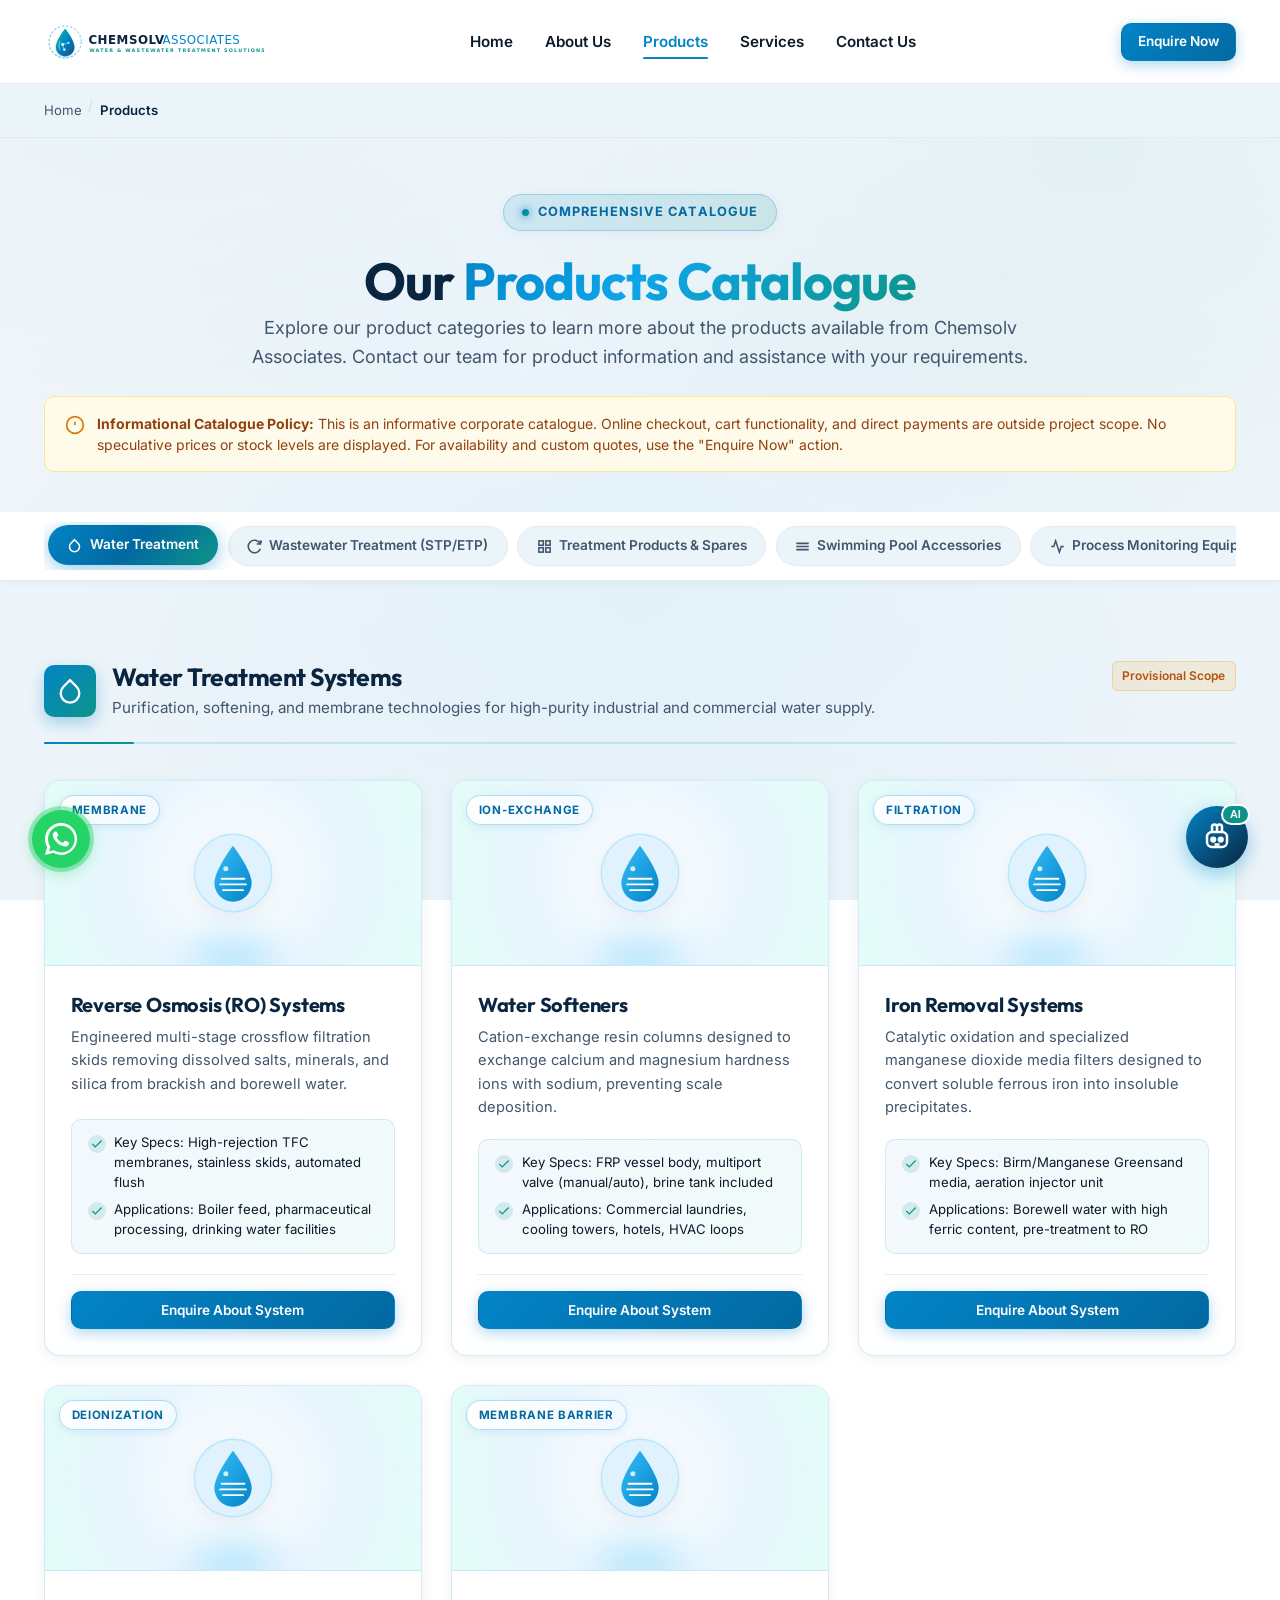
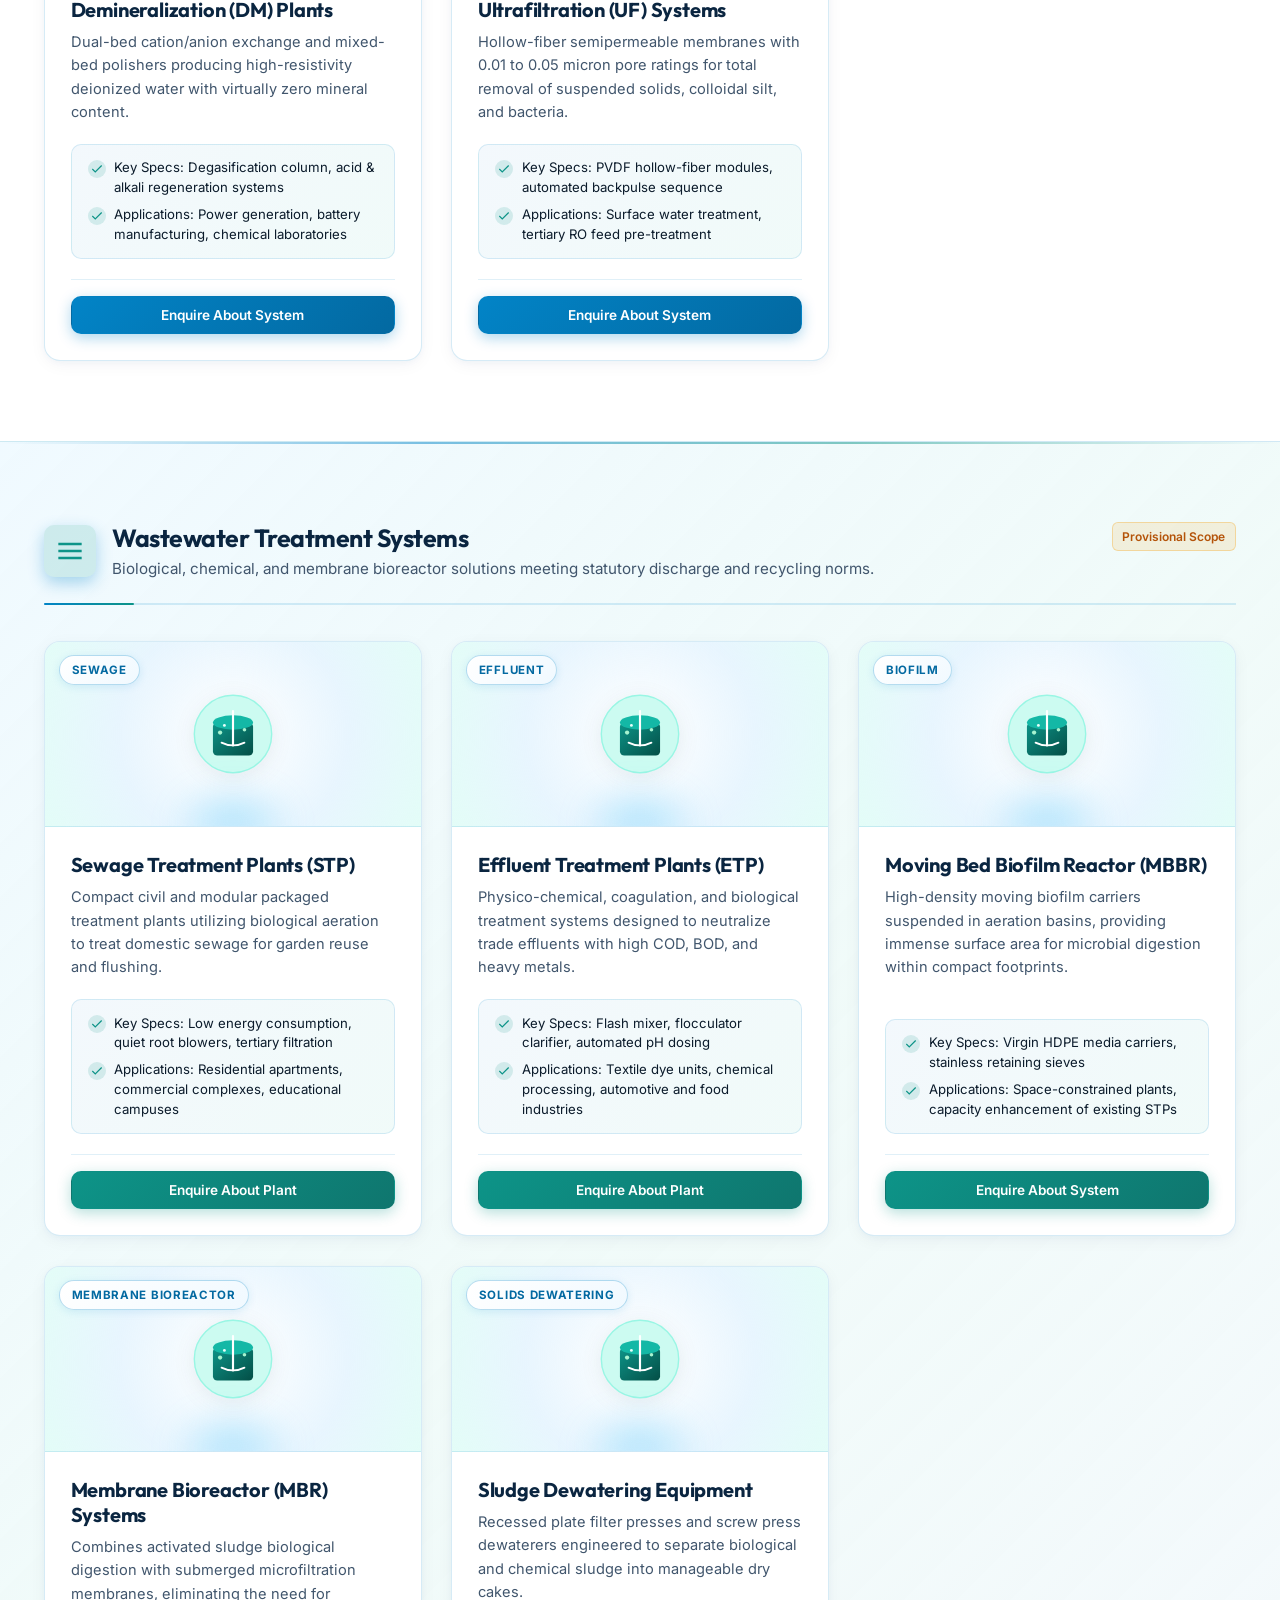
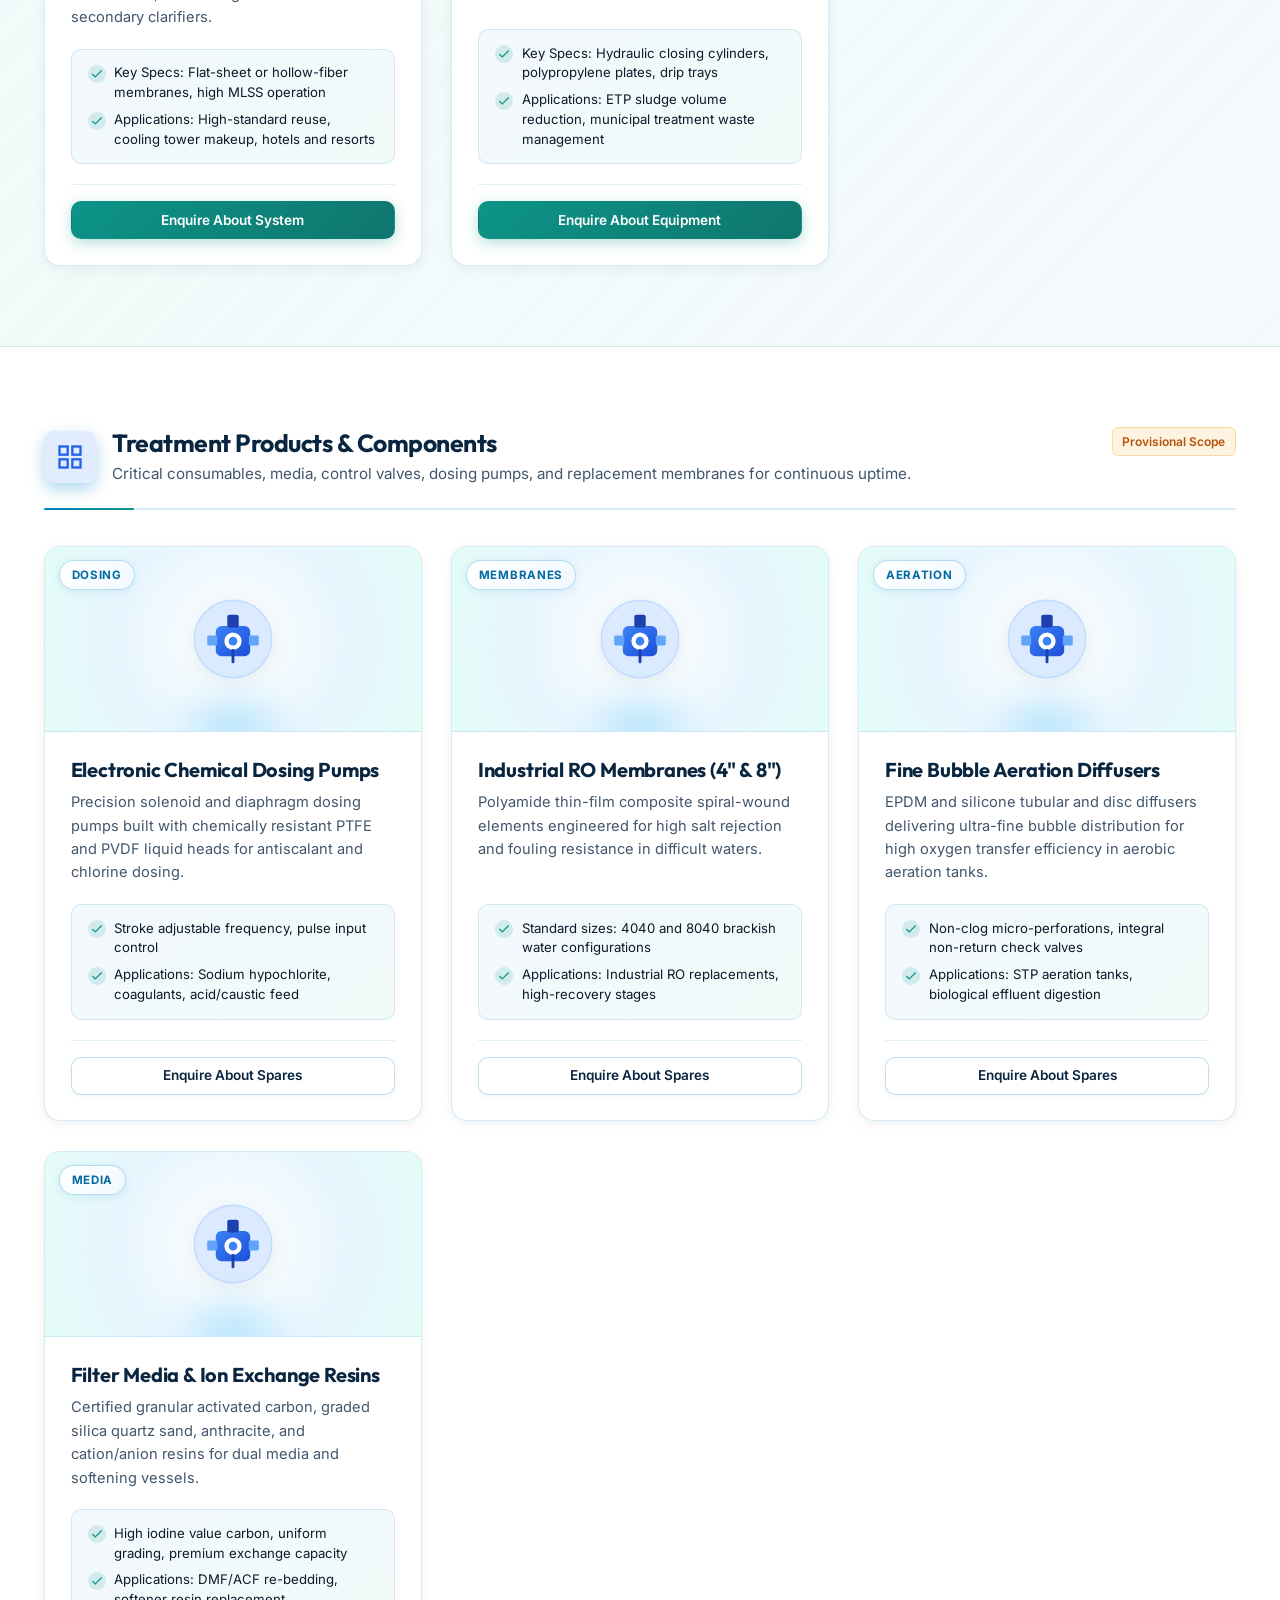
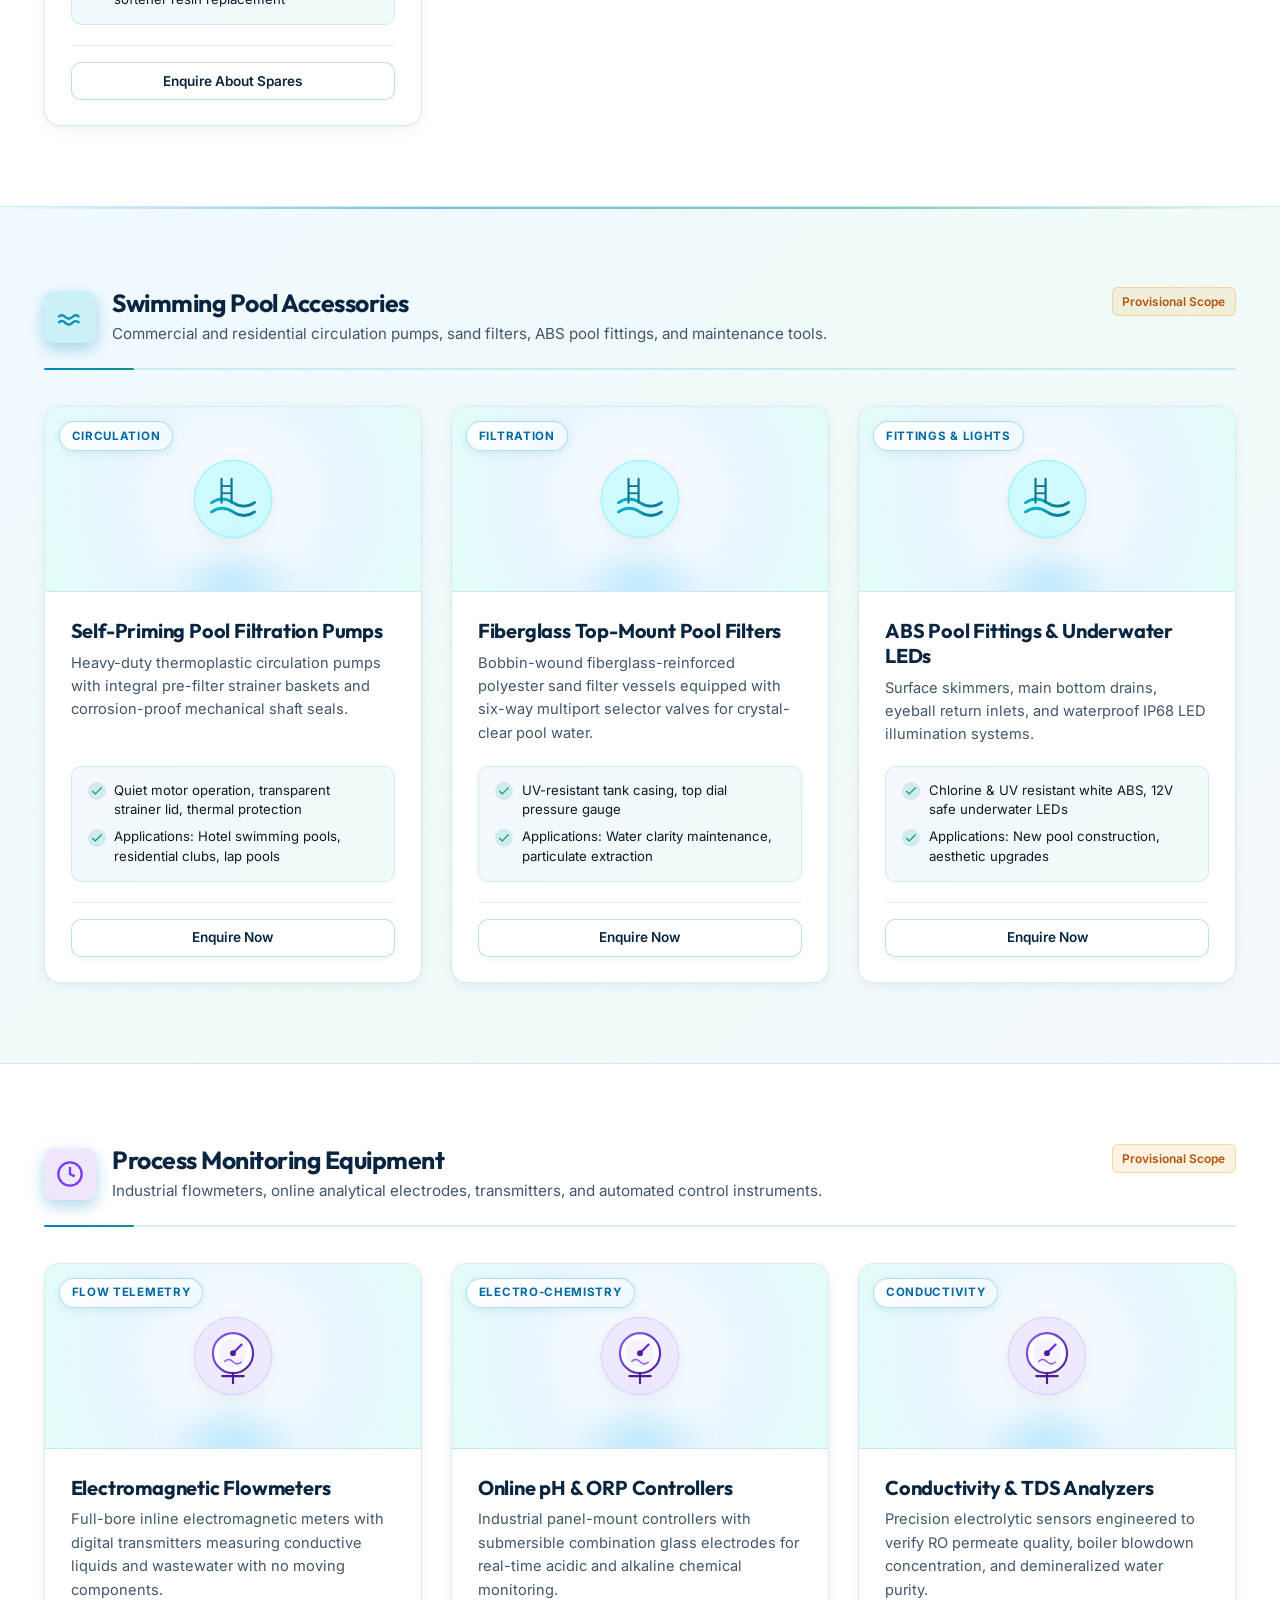
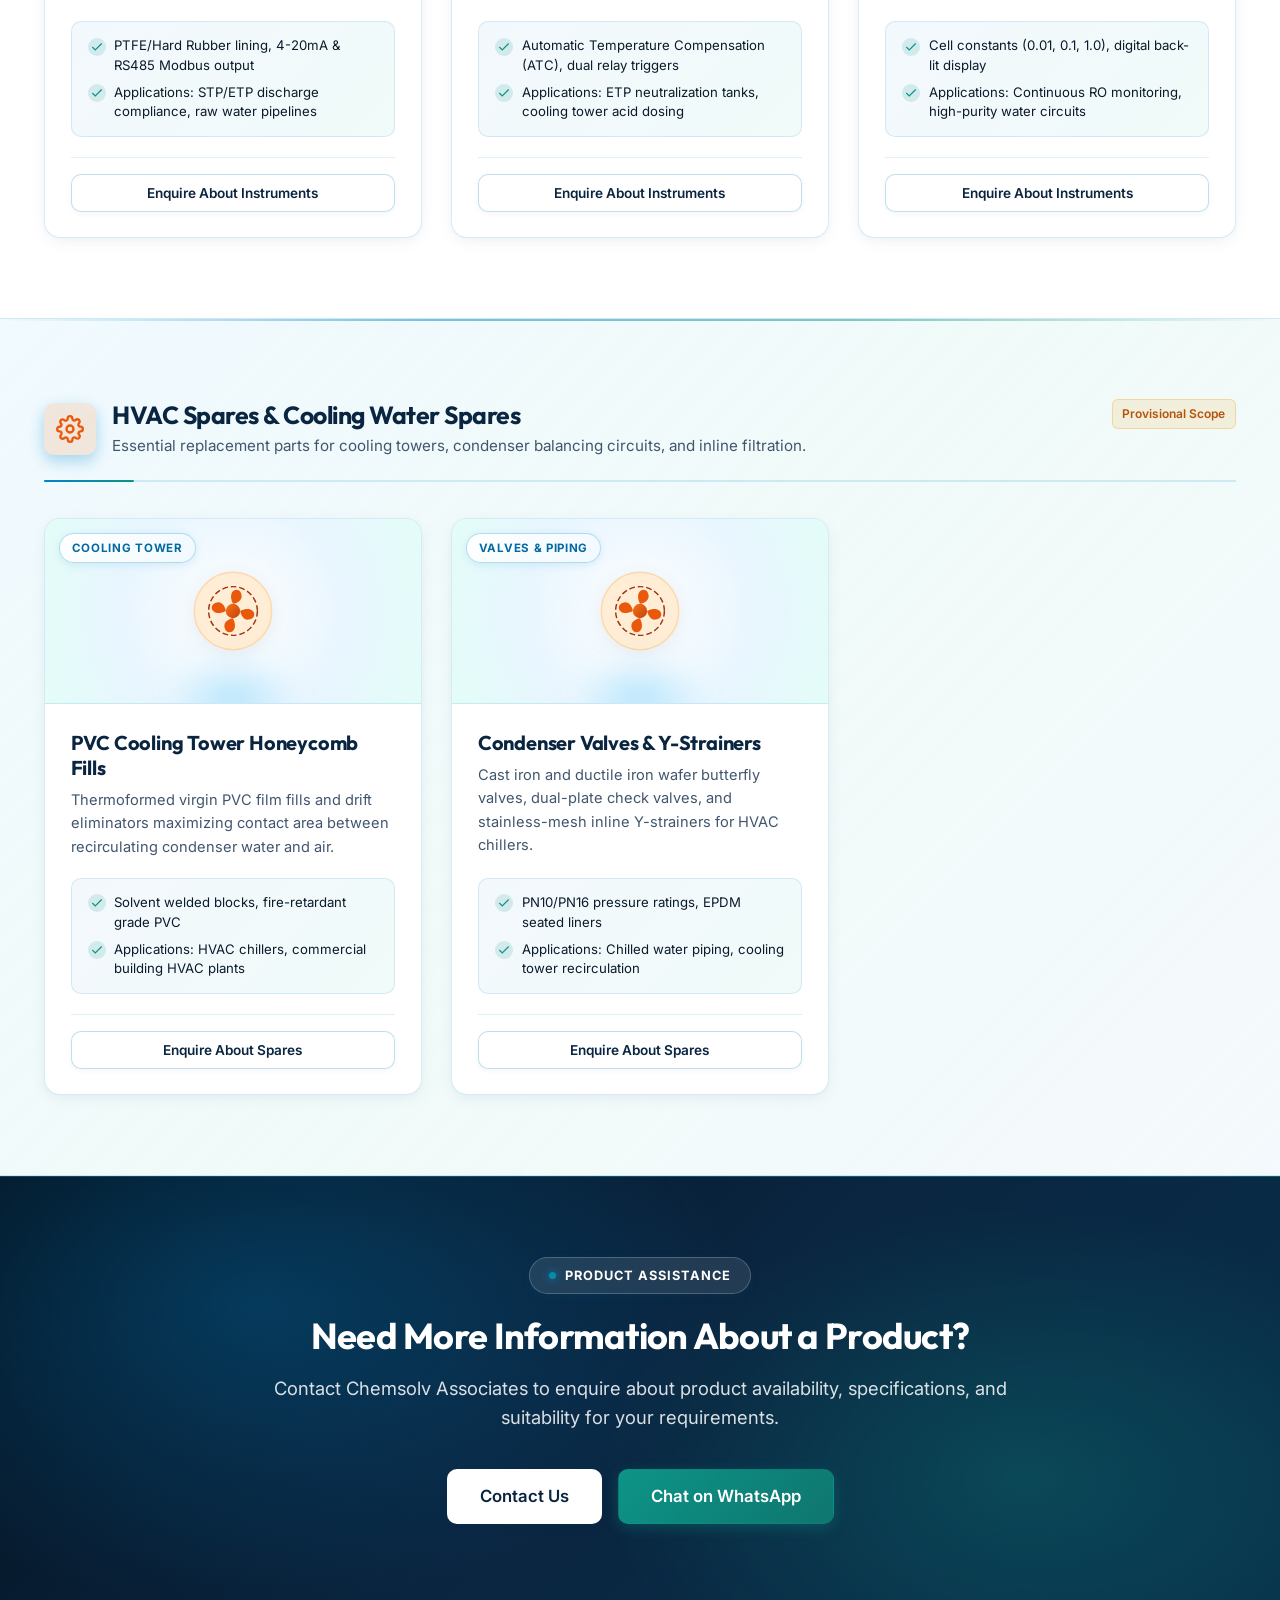
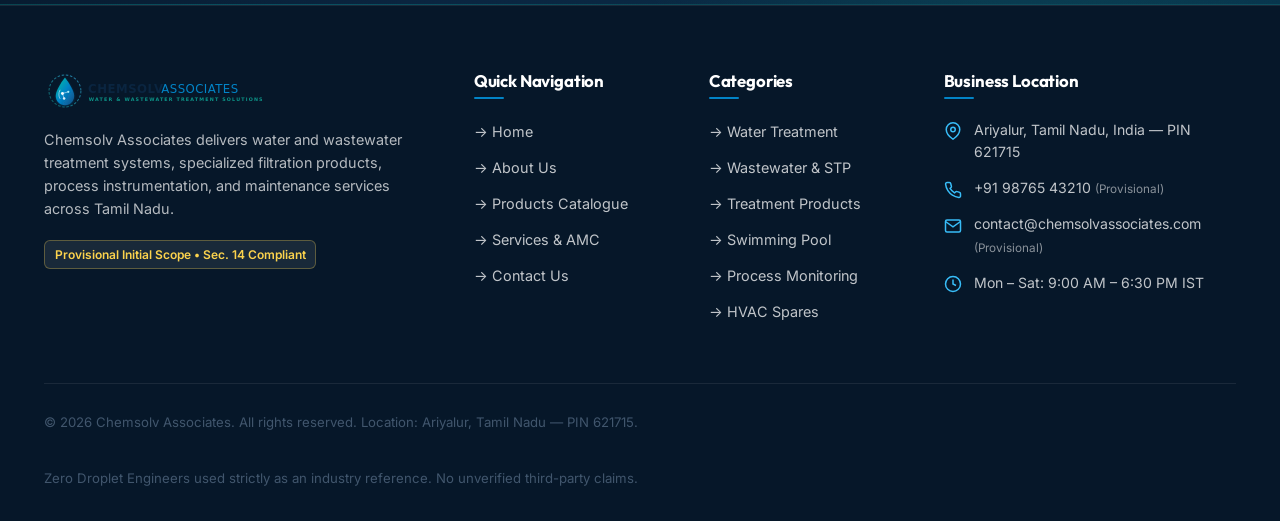
<file: products.html>
<!DOCTYPE html>
<html lang="en">
<head>
  <meta charset="UTF-8">
  <meta name="viewport" content="width=device-width, initial-scale=1.0">
  <meta http-equiv="X-UA-Compatible" content="IE=edge">
  
  <!-- SEO Primary Metadata -->
  <title>Our Products | Chemsolv Associates — Water & Wastewater Treatment Equipment</title>
  <meta name="description" content="Explore Chemsolv Associates' comprehensive product categories: RO systems, softeners, STP, ETP, MBBR, treatment products, swimming pool spares, process monitoring, and HVAC spares.">
  <meta name="keywords" content="Water treatment products, STP ETP plants, reverse osmosis, MBBR wastewater, swimming pool accessories, flowmeters, pH meters, HVAC spares Ariyalur">
  <link rel="canonical" href="https://www.chemsolvassociates.com/products.html">
  
  <!-- Open Graph -->
  <meta property="og:type" content="website">
  <meta property="og:url" content="https://www.chemsolvassociates.com/products.html">
  <meta property="og:title" content="Our Products | Chemsolv Associates Water Treatment Catalogue">
  <meta property="og:description" content="Comprehensive catalogue of industrial water and wastewater systems, process instrumentation, and components.">
  <meta property="og:image" content="assets/images/logo.svg">

  <!-- Fonts Preconnect -->
  <link rel="preconnect" href="https://fonts.googleapis.com">
  <link rel="preconnect" href="https://fonts.gstatic.com" crossorigin>
  <link href="https://fonts.googleapis.com/css2?family=Inter:wght@400;500;600;700&family=Outfit:wght@600;700;800&display=swap" rel="stylesheet">

  <!-- Stylesheets -->
  <link rel="stylesheet" href="assets/css/main.css">
  <link rel="stylesheet" href="assets/css/components.css">
  <link rel="stylesheet" href="assets/css/chatbot.css">

  <!-- Structured Data JSON-LD -->
  <script type="application/ld+json">
  {
    "@context": "https://schema.org",
    "@type": "CollectionPage",
    "name": "Our Products - Chemsolv Associates",
    "url": "https://www.chemsolvassociates.com/products.html",
    "description": "Single-page category-based product catalogue for water treatment, wastewater engineering, monitoring, and industrial spares."
  }
  </script>
</head>
<body>

  <!-- Accessible Skip Link -->
  <a href="#main-content" class="skip-to-content">Skip to main content</a>

  <!-- Global Header -->
  <header class="site-header" id="site-header">
    <div class="container header-inner">
      <a href="index.html" class="header-brand" aria-label="Chemsolv Associates Home">
        <img src="assets/images/logo.svg" alt="Chemsolv Associates Logo" class="header-logo" width="220" height="42">
      </a>

      <!-- Desktop Navigation -->
      <nav class="desktop-nav" aria-label="Primary Navigation">
        <ul>
          <li><a href="index.html" class="nav-link">Home</a></li>
          <li><a href="about.html" class="nav-link">About Us</a></li>
          <li><a href="products.html" class="nav-link active">Products</a></li>
          <li><a href="services.html" class="nav-link">Services</a></li>
          <li><a href="contact.html" class="nav-link">Contact Us</a></li>
        </ul>
      </nav>

      <div class="header-actions">
        <a href="contact.html" class="btn btn-primary btn-sm header-cta">Enquire Now</a>
        <button class="mobile-toggle" id="mobile-toggle" aria-label="Toggle navigation menu" aria-expanded="false" aria-controls="mobile-drawer" onclick="window.toggleMobileNav(event)">
          <span></span>
        </button>
      </div>
    </div>
  </header>

  <!-- Mobile Drawer Overlay -->
  <div class="mobile-drawer-overlay" id="mobile-drawer-overlay"></div>

  <!-- Mobile Navigation Drawer -->
  <div class="mobile-drawer" id="mobile-drawer" aria-label="Mobile Navigation">
    <div>
      <div class="mobile-drawer-header">
        <img src="assets/images/logo.svg" alt="Chemsolv Associates" style="height: 34px; width: auto;">
        <button class="mobile-drawer-close" id="mobile-drawer-close" aria-label="Close navigation menu">
          <svg width="20" height="20" viewBox="0 0 24 24" fill="none" stroke="currentColor" stroke-width="2.5"><line x1="18" y1="6" x2="6" y2="18"/><line x1="6" y1="6" x2="18" y2="18"/></svg>
        </button>
      </div>
      <ul class="mobile-nav-list">
        <li><a href="index.html" class="mobile-nav-link"><span>Home</span> &rarr;</a></li>
        <li><a href="about.html" class="mobile-nav-link"><span>About Us</span> &rarr;</a></li>
        <li><a href="products.html" class="mobile-nav-link active"><span>Products</span> &rarr;</a></li>
        <li><a href="services.html" class="mobile-nav-link"><span>Services</span> &rarr;</a></li>
        <li><a href="contact.html" class="mobile-nav-link"><span>Contact Us</span> &rarr;</a></li>
      </ul>
    </div>
    <div style="display: flex; flex-direction: column; gap: 0.75rem; padding-top: 1.5rem; border-top: 1px solid var(--color-border);">
      <a href="contact.html" class="btn btn-primary" style="width: 100%;">Get in Touch</a>
      <a href="https://wa.me/919876543210?text=Hello%20Chemsolv%20Associates,%20I%20have%20an%20enquiry." target="_blank" rel="noopener noreferrer" class="btn btn-teal" style="width: 100%;">
        WhatsApp Enquiry
      </a>
    </div>
  </div>

  <!-- Breadcrumb Navigation -->
  <nav class="breadcrumb-nav" aria-label="Breadcrumb">
    <div class="container">
      <ol class="breadcrumb-list">
        <li class="breadcrumb-item"><a href="index.html">Home</a></li>
        <li class="breadcrumb-separator">/</li>
        <li class="breadcrumb-item active" aria-current="page">Products</li>
      </ol>
    </div>
  </nav>

  <!-- Main Content -->
  <main id="main-content">
    
    <!-- Section 1: Products Page Introduction -->
    <section class="section" style="padding-top: 3.5rem; padding-bottom: 2.5rem;" aria-labelledby="products-h1">
      <div class="container">
        <div class="section-header fade-in-up" style="margin-bottom: 1.5rem;">
          <span class="section-tag">Comprehensive Catalogue</span>
          <h1 id="products-h1">Our <span class="gradient-text">Products Catalogue</span></h1>
          <p>
            Explore our product categories to learn more about the products available from Chemsolv Associates. Contact our team for product information and assistance with your requirements.
          </p>
        </div>

        <!-- Section 14 Compliance Notice -->
        <div class="disclaimer-banner fade-in-up" role="note" style="margin-bottom: 0;">
          <svg width="20" height="20" viewBox="0 0 24 24" fill="none" stroke="currentColor" stroke-width="2"><circle cx="12" cy="12" r="10"/><line x1="12" y1="8" x2="12" y2="12"/><line x1="12" y1="16" x2="12.01" y2="16"/></svg>
          <div>
            <strong>Informational Catalogue Policy:</strong>
            This is an informative corporate catalogue. Online checkout, cart functionality, and direct payments are outside project scope. No speculative prices or stock levels are displayed. For availability and custom quotes, use the "Enquire Now" action.
          </div>
        </div>
      </div>
    </section>

    <!-- Section 2: Product Category Navigation (Sticky Bar) -->
    <nav class="category-nav-wrapper" id="category-nav-wrapper" aria-label="Product Category Anchors">
      <div class="container">
        <div class="category-nav-scroll" id="category-nav-scroll">
          <a href="#water-treatment" class="category-pill active">
            <svg width="15" height="15" viewBox="0 0 24 24" fill="none" stroke="currentColor" stroke-width="2.5"><path d="M12 2.69l5.66 5.66a8 8 0 1 1-11.31 0z"/></svg>
            Water Treatment
          </a>
          <a href="#wastewater-treatment" class="category-pill">
            <svg width="15" height="15" viewBox="0 0 24 24" fill="none" stroke="currentColor" stroke-width="2.5"><path d="M21.5 2v6h-6M21.34 15.57a10 10 0 1 1-.57-8.38l5.67-5.67"/></svg>
            Wastewater Treatment (STP/ETP)
          </a>
          <a href="#water-wastewater-products" class="category-pill">
            <svg width="15" height="15" viewBox="0 0 24 24" fill="none" stroke="currentColor" stroke-width="2.5"><rect x="3" y="3" width="7" height="7"/><rect x="14" y="3" width="7" height="7"/><rect x="14" y="14" width="7" height="7"/><rect x="3" y="14" width="7" height="7"/></svg>
            Treatment Products &amp; Spares
          </a>
          <a href="#swimming-pool-accessories" class="category-pill">
            <svg width="15" height="15" viewBox="0 0 24 24" fill="none" stroke="currentColor" stroke-width="2.5"><path d="M2 12h20M2 17h20M2 7h20"/></svg>
            Swimming Pool Accessories
          </a>
          <a href="#process-monitoring" class="category-pill">
            <svg width="15" height="15" viewBox="0 0 24 24" fill="none" stroke="currentColor" stroke-width="2.5"><polyline points="22 12 18 12 15 21 9 3 6 12 2 12"/></svg>
            Process Monitoring Equipment
          </a>
          <a href="#hvac-spares" class="category-pill">
            <svg width="15" height="15" viewBox="0 0 24 24" fill="none" stroke="currentColor" stroke-width="2.5"><path d="M12 2v20M17 5H9.5a3.5 3.5 0 0 0 0 7h5a3.5 3.5 0 0 1 0 7H6"/></svg>
            HVAC Spares
          </a>
        </div>
      </div>
    </nav>

    <!-- Section 3: Water Treatment -->
    <section class="section" id="water-treatment" aria-labelledby="cat-wt-title">
      <div class="container">
        <header class="category-section-header fade-in-up">
          <div class="category-section-title">
            <div class="category-icon-box">
              <svg width="28" height="28" viewBox="0 0 24 24" fill="none" stroke="currentColor" stroke-width="2"><path d="M12 2.69l5.66 5.66a8 8 0 1 1-11.31 0z"/></svg>
            </div>
            <div>
              <h2 id="cat-wt-title">Water Treatment Systems</h2>
              <p>Purification, softening, and membrane technologies for high-purity industrial and commercial water supply.</p>
            </div>
          </div>
          <span class="provisional-badge">Provisional Scope</span>
        </header>

        <div class="product-grid">
          <!-- 1. RO Systems -->
          <article class="product-card fade-in-up">
            <div class="product-card-media">
              <span class="product-category-tag">Membrane</span>
              <img src="assets/images/cat-water-treatment.svg" alt="Reverse Osmosis System" width="90" height="90" loading="lazy">
            </div>
            <div class="product-card-body">
              <h3 class="product-title">Reverse Osmosis (RO) Systems</h3>
              <p class="product-desc">Engineered multi-stage crossflow filtration skids removing dissolved salts, minerals, and silica from brackish and borewell water.</p>
              <ul class="product-specs">
                <li><svg width="14" height="14" viewBox="0 0 24 24" fill="none" stroke="currentColor" stroke-width="2"><path d="M20 6L9 17l-5-5"/></svg> Key Specs: High-rejection TFC membranes, stainless skids, automated flush</li>
                <li><svg width="14" height="14" viewBox="0 0 24 24" fill="none" stroke="currentColor" stroke-width="2"><path d="M20 6L9 17l-5-5"/></svg> Applications: Boiler feed, pharmaceutical processing, drinking water facilities</li>
              </ul>
              <div class="product-card-footer">
                <button onclick="enquireProduct('Reverse Osmosis Systems')" class="btn btn-primary btn-sm" style="width: 100%;">Enquire About System</button>
              </div>
            </div>
          </article>

          <!-- 2. Water Softeners -->
          <article class="product-card fade-in-up">
            <div class="product-card-media">
              <span class="product-category-tag">Ion-Exchange</span>
              <img src="assets/images/cat-water-treatment.svg" alt="Water Softener" width="90" height="90" loading="lazy">
            </div>
            <div class="product-card-body">
              <h3 class="product-title">Water Softeners</h3>
              <p class="product-desc">Cation-exchange resin columns designed to exchange calcium and magnesium hardness ions with sodium, preventing scale deposition.</p>
              <ul class="product-specs">
                <li><svg width="14" height="14" viewBox="0 0 24 24" fill="none" stroke="currentColor" stroke-width="2"><path d="M20 6L9 17l-5-5"/></svg> Key Specs: FRP vessel body, multiport valve (manual/auto), brine tank included</li>
                <li><svg width="14" height="14" viewBox="0 0 24 24" fill="none" stroke="currentColor" stroke-width="2"><path d="M20 6L9 17l-5-5"/></svg> Applications: Commercial laundries, cooling towers, hotels, HVAC loops</li>
              </ul>
              <div class="product-card-footer">
                <button onclick="enquireProduct('Water Softeners')" class="btn btn-primary btn-sm" style="width: 100%;">Enquire About System</button>
              </div>
            </div>
          </article>

          <!-- 3. Iron Removal Systems -->
          <article class="product-card fade-in-up">
            <div class="product-card-media">
              <span class="product-category-tag">Filtration</span>
              <img src="assets/images/cat-water-treatment.svg" alt="Iron Removal System" width="90" height="90" loading="lazy">
            </div>
            <div class="product-card-body">
              <h3 class="product-title">Iron Removal Systems</h3>
              <p class="product-desc">Catalytic oxidation and specialized manganese dioxide media filters designed to convert soluble ferrous iron into insoluble precipitates.</p>
              <ul class="product-specs">
                <li><svg width="14" height="14" viewBox="0 0 24 24" fill="none" stroke="currentColor" stroke-width="2"><path d="M20 6L9 17l-5-5"/></svg> Key Specs: Birm/Manganese Greensand media, aeration injector unit</li>
                <li><svg width="14" height="14" viewBox="0 0 24 24" fill="none" stroke="currentColor" stroke-width="2"><path d="M20 6L9 17l-5-5"/></svg> Applications: Borewell water with high ferric content, pre-treatment to RO</li>
              </ul>
              <div class="product-card-footer">
                <button onclick="enquireProduct('Iron Removal Systems')" class="btn btn-primary btn-sm" style="width: 100%;">Enquire About System</button>
              </div>
            </div>
          </article>

          <!-- 4. Demineralization Plants -->
          <article class="product-card fade-in-up">
            <div class="product-card-media">
              <span class="product-category-tag">Deionization</span>
              <img src="assets/images/cat-water-treatment.svg" alt="Demineralization Plant" width="90" height="90" loading="lazy">
            </div>
            <div class="product-card-body">
              <h3 class="product-title">Demineralization (DM) Plants</h3>
              <p class="product-desc">Dual-bed cation/anion exchange and mixed-bed polishers producing high-resistivity deionized water with virtually zero mineral content.</p>
              <ul class="product-specs">
                <li><svg width="14" height="14" viewBox="0 0 24 24" fill="none" stroke="currentColor" stroke-width="2"><path d="M20 6L9 17l-5-5"/></svg> Key Specs: Degasification column, acid &amp; alkali regeneration systems</li>
                <li><svg width="14" height="14" viewBox="0 0 24 24" fill="none" stroke="currentColor" stroke-width="2"><path d="M20 6L9 17l-5-5"/></svg> Applications: Power generation, battery manufacturing, chemical laboratories</li>
              </ul>
              <div class="product-card-footer">
                <button onclick="enquireProduct('Demineralization Plants')" class="btn btn-primary btn-sm" style="width: 100%;">Enquire About System</button>
              </div>
            </div>
          </article>

          <!-- 5. Ultrafiltration Systems -->
          <article class="product-card fade-in-up">
            <div class="product-card-media">
              <span class="product-category-tag">Membrane Barrier</span>
              <img src="assets/images/cat-water-treatment.svg" alt="Ultrafiltration System" width="90" height="90" loading="lazy">
            </div>
            <div class="product-card-body">
              <h3 class="product-title">Ultrafiltration (UF) Systems</h3>
              <p class="product-desc">Hollow-fiber semipermeable membranes with 0.01 to 0.05 micron pore ratings for total removal of suspended solids, colloidal silt, and bacteria.</p>
              <ul class="product-specs">
                <li><svg width="14" height="14" viewBox="0 0 24 24" fill="none" stroke="currentColor" stroke-width="2"><path d="M20 6L9 17l-5-5"/></svg> Key Specs: PVDF hollow-fiber modules, automated backpulse sequence</li>
                <li><svg width="14" height="14" viewBox="0 0 24 24" fill="none" stroke="currentColor" stroke-width="2"><path d="M20 6L9 17l-5-5"/></svg> Applications: Surface water treatment, tertiary RO feed pre-treatment</li>
              </ul>
              <div class="product-card-footer">
                <button onclick="enquireProduct('Ultrafiltration Systems')" class="btn btn-primary btn-sm" style="width: 100%;">Enquire About System</button>
              </div>
            </div>
          </article>
        </div>
      </div>
    </section>

    <!-- Section 4: Wastewater Treatment -->
    <section class="section section-alt" id="wastewater-treatment" aria-labelledby="cat-ww-title">
      <div class="container">
        <header class="category-section-header fade-in-up">
          <div class="category-section-title">
            <div class="category-icon-box" style="background: rgba(13,148,136,0.15); color: var(--color-teal);">
              <svg width="28" height="28" viewBox="0 0 24 24" fill="none" stroke="currentColor" stroke-width="2"><path d="M2 12h20M2 6h20M2 18h20"/></svg>
            </div>
            <div>
              <h2 id="cat-ww-title">Wastewater Treatment Systems</h2>
              <p>Biological, chemical, and membrane bioreactor solutions meeting statutory discharge and recycling norms.</p>
            </div>
          </div>
          <span class="provisional-badge">Provisional Scope</span>
        </header>

        <div class="product-grid">
          <!-- 1. STP -->
          <article class="product-card fade-in-up">
            <div class="product-card-media">
              <span class="product-category-tag">Sewage</span>
              <img src="assets/images/cat-wastewater.svg" alt="Sewage Treatment Plant" width="90" height="90" loading="lazy">
            </div>
            <div class="product-card-body">
              <h3 class="product-title">Sewage Treatment Plants (STP)</h3>
              <p class="product-desc">Compact civil and modular packaged treatment plants utilizing biological aeration to treat domestic sewage for garden reuse and flushing.</p>
              <ul class="product-specs">
                <li><svg width="14" height="14" viewBox="0 0 24 24" fill="none" stroke="currentColor" stroke-width="2"><path d="M20 6L9 17l-5-5"/></svg> Key Specs: Low energy consumption, quiet root blowers, tertiary filtration</li>
                <li><svg width="14" height="14" viewBox="0 0 24 24" fill="none" stroke="currentColor" stroke-width="2"><path d="M20 6L9 17l-5-5"/></svg> Applications: Residential apartments, commercial complexes, educational campuses</li>
              </ul>
              <div class="product-card-footer">
                <button onclick="enquireProduct('Sewage Treatment Plants (STP)')" class="btn btn-teal btn-sm" style="width: 100%;">Enquire About Plant</button>
              </div>
            </div>
          </article>

          <!-- 2. ETP -->
          <article class="product-card fade-in-up">
            <div class="product-card-media">
              <span class="product-category-tag">Effluent</span>
              <img src="assets/images/cat-wastewater.svg" alt="Effluent Treatment Plant" width="90" height="90" loading="lazy">
            </div>
            <div class="product-card-body">
              <h3 class="product-title">Effluent Treatment Plants (ETP)</h3>
              <p class="product-desc">Physico-chemical, coagulation, and biological treatment systems designed to neutralize trade effluents with high COD, BOD, and heavy metals.</p>
              <ul class="product-specs">
                <li><svg width="14" height="14" viewBox="0 0 24 24" fill="none" stroke="currentColor" stroke-width="2"><path d="M20 6L9 17l-5-5"/></svg> Key Specs: Flash mixer, flocculator clarifier, automated pH dosing</li>
                <li><svg width="14" height="14" viewBox="0 0 24 24" fill="none" stroke="currentColor" stroke-width="2"><path d="M20 6L9 17l-5-5"/></svg> Applications: Textile dye units, chemical processing, automotive and food industries</li>
              </ul>
              <div class="product-card-footer">
                <button onclick="enquireProduct('Effluent Treatment Plants (ETP)')" class="btn btn-teal btn-sm" style="width: 100%;">Enquire About Plant</button>
              </div>
            </div>
          </article>

          <!-- 3. MBBR Systems -->
          <article class="product-card fade-in-up">
            <div class="product-card-media">
              <span class="product-category-tag">Biofilm</span>
              <img src="assets/images/cat-wastewater.svg" alt="MBBR Systems" width="90" height="90" loading="lazy">
            </div>
            <div class="product-card-body">
              <h3 class="product-title">Moving Bed Biofilm Reactor (MBBR)</h3>
              <p class="product-desc">High-density moving biofilm carriers suspended in aeration basins, providing immense surface area for microbial digestion within compact footprints.</p>
              <ul class="product-specs">
                <li><svg width="14" height="14" viewBox="0 0 24 24" fill="none" stroke="currentColor" stroke-width="2"><path d="M20 6L9 17l-5-5"/></svg> Key Specs: Virgin HDPE media carriers, stainless retaining sieves</li>
                <li><svg width="14" height="14" viewBox="0 0 24 24" fill="none" stroke="currentColor" stroke-width="2"><path d="M20 6L9 17l-5-5"/></svg> Applications: Space-constrained plants, capacity enhancement of existing STPs</li>
              </ul>
              <div class="product-card-footer">
                <button onclick="enquireProduct('MBBR Reactor Systems')" class="btn btn-teal btn-sm" style="width: 100%;">Enquire About System</button>
              </div>
            </div>
          </article>

          <!-- 4. MBR Systems -->
          <article class="product-card fade-in-up">
            <div class="product-card-media">
              <span class="product-category-tag">Membrane Bioreactor</span>
              <img src="assets/images/cat-wastewater.svg" alt="MBR Systems" width="90" height="90" loading="lazy">
            </div>
            <div class="product-card-body">
              <h3 class="product-title">Membrane Bioreactor (MBR) Systems</h3>
              <p class="product-desc">Combines activated sludge biological digestion with submerged microfiltration membranes, eliminating the need for secondary clarifiers.</p>
              <ul class="product-specs">
                <li><svg width="14" height="14" viewBox="0 0 24 24" fill="none" stroke="currentColor" stroke-width="2"><path d="M20 6L9 17l-5-5"/></svg> Key Specs: Flat-sheet or hollow-fiber membranes, high MLSS operation</li>
                <li><svg width="14" height="14" viewBox="0 0 24 24" fill="none" stroke="currentColor" stroke-width="2"><path d="M20 6L9 17l-5-5"/></svg> Applications: High-standard reuse, cooling tower makeup, hotels and resorts</li>
              </ul>
              <div class="product-card-footer">
                <button onclick="enquireProduct('MBR Systems')" class="btn btn-teal btn-sm" style="width: 100%;">Enquire About System</button>
              </div>
            </div>
          </article>

          <!-- 5. Sludge Dewatering Equipment -->
          <article class="product-card fade-in-up">
            <div class="product-card-media">
              <span class="product-category-tag">Solids Dewatering</span>
              <img src="assets/images/cat-wastewater.svg" alt="Sludge Dewatering Equipment" width="90" height="90" loading="lazy">
            </div>
            <div class="product-card-body">
              <h3 class="product-title">Sludge Dewatering Equipment</h3>
              <p class="product-desc">Recessed plate filter presses and screw press dewaterers engineered to separate biological and chemical sludge into manageable dry cakes.</p>
              <ul class="product-specs">
                <li><svg width="14" height="14" viewBox="0 0 24 24" fill="none" stroke="currentColor" stroke-width="2"><path d="M20 6L9 17l-5-5"/></svg> Key Specs: Hydraulic closing cylinders, polypropylene plates, drip trays</li>
                <li><svg width="14" height="14" viewBox="0 0 24 24" fill="none" stroke="currentColor" stroke-width="2"><path d="M20 6L9 17l-5-5"/></svg> Applications: ETP sludge volume reduction, municipal treatment waste management</li>
              </ul>
              <div class="product-card-footer">
                <button onclick="enquireProduct('Sludge Dewatering Equipment')" class="btn btn-teal btn-sm" style="width: 100%;">Enquire About Equipment</button>
              </div>
            </div>
          </article>
        </div>
      </div>
    </section>

    <!-- Section 5: Water and Wastewater Treatment Products -->
    <section class="section" id="water-wastewater-products" aria-labelledby="cat-prod-title">
      <div class="container">
        <header class="category-section-header fade-in-up">
          <div class="category-section-title">
            <div class="category-icon-box" style="background: rgba(59,130,246,0.15); color: #2563EB;">
              <svg width="28" height="28" viewBox="0 0 24 24" fill="none" stroke="currentColor" stroke-width="2"><rect x="3" y="3" width="7" height="7"/><rect x="14" y="3" width="7" height="7"/><rect x="14" y="14" width="7" height="7"/><rect x="3" y="14" width="7" height="7"/></svg>
            </div>
            <div>
              <h2 id="cat-prod-title">Treatment Products &amp; Components</h2>
              <p>Critical consumables, media, control valves, dosing pumps, and replacement membranes for continuous uptime.</p>
            </div>
          </div>
          <span class="provisional-badge">Provisional Scope</span>
        </header>

        <div class="product-grid">
          <!-- 1. Dosing Pumps -->
          <article class="product-card fade-in-up">
            <div class="product-card-media">
              <span class="product-category-tag">Dosing</span>
              <img src="assets/images/cat-products.svg" alt="Chemical Dosing Pumps" width="90" height="90" loading="lazy">
            </div>
            <div class="product-card-body">
              <h3 class="product-title">Electronic Chemical Dosing Pumps</h3>
              <p class="product-desc">Precision solenoid and diaphragm dosing pumps built with chemically resistant PTFE and PVDF liquid heads for antiscalant and chlorine dosing.</p>
              <ul class="product-specs">
                <li><svg width="14" height="14" viewBox="0 0 24 24" fill="none" stroke="currentColor" stroke-width="2"><path d="M20 6L9 17l-5-5"/></svg> Stroke adjustable frequency, pulse input control</li>
                <li><svg width="14" height="14" viewBox="0 0 24 24" fill="none" stroke="currentColor" stroke-width="2"><path d="M20 6L9 17l-5-5"/></svg> Applications: Sodium hypochlorite, coagulants, acid/caustic feed</li>
              </ul>
              <div class="product-card-footer">
                <button onclick="enquireProduct('Chemical Dosing Pumps')" class="btn btn-secondary btn-sm" style="width: 100%;">Enquire About Spares</button>
              </div>
            </div>
          </article>

          <!-- 2. RO Membranes -->
          <article class="product-card fade-in-up">
            <div class="product-card-media">
              <span class="product-category-tag">Membranes</span>
              <img src="assets/images/cat-products.svg" alt="RO Membranes" width="90" height="90" loading="lazy">
            </div>
            <div class="product-card-body">
              <h3 class="product-title">Industrial RO Membranes (4" &amp; 8")</h3>
              <p class="product-desc">Polyamide thin-film composite spiral-wound elements engineered for high salt rejection and fouling resistance in difficult waters.</p>
              <ul class="product-specs">
                <li><svg width="14" height="14" viewBox="0 0 24 24" fill="none" stroke="currentColor" stroke-width="2"><path d="M20 6L9 17l-5-5"/></svg> Standard sizes: 4040 and 8040 brackish water configurations</li>
                <li><svg width="14" height="14" viewBox="0 0 24 24" fill="none" stroke="currentColor" stroke-width="2"><path d="M20 6L9 17l-5-5"/></svg> Applications: Industrial RO replacements, high-recovery stages</li>
              </ul>
              <div class="product-card-footer">
                <button onclick="enquireProduct('RO Membranes 4040/8040')" class="btn btn-secondary btn-sm" style="width: 100%;">Enquire About Spares</button>
              </div>
            </div>
          </article>

          <!-- 3. Aeration Diffusers -->
          <article class="product-card fade-in-up">
            <div class="product-card-media">
              <span class="product-category-tag">Aeration</span>
              <img src="assets/images/cat-products.svg" alt="Aeration Diffusers" width="90" height="90" loading="lazy">
            </div>
            <div class="product-card-body">
              <h3 class="product-title">Fine Bubble Aeration Diffusers</h3>
              <p class="product-desc">EPDM and silicone tubular and disc diffusers delivering ultra-fine bubble distribution for high oxygen transfer efficiency in aerobic aeration tanks.</p>
              <ul class="product-specs">
                <li><svg width="14" height="14" viewBox="0 0 24 24" fill="none" stroke="currentColor" stroke-width="2"><path d="M20 6L9 17l-5-5"/></svg> Non-clog micro-perforations, integral non-return check valves</li>
                <li><svg width="14" height="14" viewBox="0 0 24 24" fill="none" stroke="currentColor" stroke-width="2"><path d="M20 6L9 17l-5-5"/></svg> Applications: STP aeration tanks, biological effluent digestion</li>
              </ul>
              <div class="product-card-footer">
                <button onclick="enquireProduct('Fine Bubble Diffusers')" class="btn btn-secondary btn-sm" style="width: 100%;">Enquire About Spares</button>
              </div>
            </div>
          </article>

          <!-- 4. Filter Media & Resins -->
          <article class="product-card fade-in-up">
            <div class="product-card-media">
              <span class="product-category-tag">Media</span>
              <img src="assets/images/cat-products.svg" alt="Filter Media and Resins" width="90" height="90" loading="lazy">
            </div>
            <div class="product-card-body">
              <h3 class="product-title">Filter Media &amp; Ion Exchange Resins</h3>
              <p class="product-desc">Certified granular activated carbon, graded silica quartz sand, anthracite, and cation/anion resins for dual media and softening vessels.</p>
              <ul class="product-specs">
                <li><svg width="14" height="14" viewBox="0 0 24 24" fill="none" stroke="currentColor" stroke-width="2"><path d="M20 6L9 17l-5-5"/></svg> High iodine value carbon, uniform grading, premium exchange capacity</li>
                <li><svg width="14" height="14" viewBox="0 0 24 24" fill="none" stroke="currentColor" stroke-width="2"><path d="M20 6L9 17l-5-5"/></svg> Applications: DMF/ACF re-bedding, softener resin replacement</li>
              </ul>
              <div class="product-card-footer">
                <button onclick="enquireProduct('Filter Media & Resins')" class="btn btn-secondary btn-sm" style="width: 100%;">Enquire About Spares</button>
              </div>
            </div>
          </article>
        </div>
      </div>
    </section>

    <!-- Section 6: Swimming Pool Accessories -->
    <section class="section section-alt" id="swimming-pool-accessories" aria-labelledby="cat-pool-title">
      <div class="container">
        <header class="category-section-header fade-in-up">
          <div class="category-section-title">
            <div class="category-icon-box" style="background: rgba(6,182,212,0.15); color: #0891B2;">
              <svg width="28" height="28" viewBox="0 0 24 24" fill="none" stroke="currentColor" stroke-width="2"><path d="M2 12c2-2 4-2 6 0s4 2 6 0 4-2 6 0"/><path d="M2 17c2-2 4-2 6 0s4 2 6 0 4-2 6 0"/></svg>
            </div>
            <div>
              <h2 id="cat-pool-title">Swimming Pool Accessories</h2>
              <p>Commercial and residential circulation pumps, sand filters, ABS pool fittings, and maintenance tools.</p>
            </div>
          </div>
          <span class="provisional-badge">Provisional Scope</span>
        </header>

        <div class="product-grid">
          <!-- 1. Pool Pumps -->
          <article class="product-card fade-in-up">
            <div class="product-card-media">
              <span class="product-category-tag">Circulation</span>
              <img src="assets/images/cat-pool.svg" alt="Pool Circulation Pump" width="90" height="90" loading="lazy">
            </div>
            <div class="product-card-body">
              <h3 class="product-title">Self-Priming Pool Filtration Pumps</h3>
              <p class="product-desc">Heavy-duty thermoplastic circulation pumps with integral pre-filter strainer baskets and corrosion-proof mechanical shaft seals.</p>
              <ul class="product-specs">
                <li><svg width="14" height="14" viewBox="0 0 24 24" fill="none" stroke="currentColor" stroke-width="2"><path d="M20 6L9 17l-5-5"/></svg> Quiet motor operation, transparent strainer lid, thermal protection</li>
                <li><svg width="14" height="14" viewBox="0 0 24 24" fill="none" stroke="currentColor" stroke-width="2"><path d="M20 6L9 17l-5-5"/></svg> Applications: Hotel swimming pools, residential clubs, lap pools</li>
              </ul>
              <div class="product-card-footer">
                <button onclick="enquireProduct('Swimming Pool Pumps')" class="btn btn-secondary btn-sm" style="width: 100%;">Enquire Now</button>
              </div>
            </div>
          </article>

          <!-- 2. Sand Filters -->
          <article class="product-card fade-in-up">
            <div class="product-card-media">
              <span class="product-category-tag">Filtration</span>
              <img src="assets/images/cat-pool.svg" alt="Pool Sand Filter" width="90" height="90" loading="lazy">
            </div>
            <div class="product-card-body">
              <h3 class="product-title">Fiberglass Top-Mount Pool Filters</h3>
              <p class="product-desc">Bobbin-wound fiberglass-reinforced polyester sand filter vessels equipped with six-way multiport selector valves for crystal-clear pool water.</p>
              <ul class="product-specs">
                <li><svg width="14" height="14" viewBox="0 0 24 24" fill="none" stroke="currentColor" stroke-width="2"><path d="M20 6L9 17l-5-5"/></svg> UV-resistant tank casing, top dial pressure gauge</li>
                <li><svg width="14" height="14" viewBox="0 0 24 24" fill="none" stroke="currentColor" stroke-width="2"><path d="M20 6L9 17l-5-5"/></svg> Applications: Water clarity maintenance, particulate extraction</li>
              </ul>
              <div class="product-card-footer">
                <button onclick="enquireProduct('Pool Sand Filters')" class="btn btn-secondary btn-sm" style="width: 100%;">Enquire Now</button>
              </div>
            </div>
          </article>

          <!-- 3. Pool Fittings & LED -->
          <article class="product-card fade-in-up">
            <div class="product-card-media">
              <span class="product-category-tag">Fittings &amp; Lights</span>
              <img src="assets/images/cat-pool.svg" alt="Pool Fittings and Lights" width="90" height="90" loading="lazy">
            </div>
            <div class="product-card-body">
              <h3 class="product-title">ABS Pool Fittings &amp; Underwater LEDs</h3>
              <p class="product-desc">Surface skimmers, main bottom drains, eyeball return inlets, and waterproof IP68 LED illumination systems.</p>
              <ul class="product-specs">
                <li><svg width="14" height="14" viewBox="0 0 24 24" fill="none" stroke="currentColor" stroke-width="2"><path d="M20 6L9 17l-5-5"/></svg> Chlorine &amp; UV resistant white ABS, 12V safe underwater LEDs</li>
                <li><svg width="14" height="14" viewBox="0 0 24 24" fill="none" stroke="currentColor" stroke-width="2"><path d="M20 6L9 17l-5-5"/></svg> Applications: New pool construction, aesthetic upgrades</li>
              </ul>
              <div class="product-card-footer">
                <button onclick="enquireProduct('Pool Fittings & LED Lights')" class="btn btn-secondary btn-sm" style="width: 100%;">Enquire Now</button>
              </div>
            </div>
          </article>
        </div>
      </div>
    </section>

    <!-- Section 7: Process Monitoring Equipment -->
    <section class="section" id="process-monitoring" aria-labelledby="cat-mon-title">
      <div class="container">
        <header class="category-section-header fade-in-up">
          <div class="category-section-title">
            <div class="category-icon-box" style="background: rgba(139,92,246,0.15); color: #7C3AED;">
              <svg width="28" height="28" viewBox="0 0 24 24" fill="none" stroke="currentColor" stroke-width="2"><circle cx="12" cy="12" r="10"/><path d="M12 6v6l4 2"/></svg>
            </div>
            <div>
              <h2 id="cat-mon-title">Process Monitoring Equipment</h2>
              <p>Industrial flowmeters, online analytical electrodes, transmitters, and automated control instruments.</p>
            </div>
          </div>
          <span class="provisional-badge">Provisional Scope</span>
        </header>

        <div class="product-grid">
          <!-- 1. Flowmeters -->
          <article class="product-card fade-in-up">
            <div class="product-card-media">
              <span class="product-category-tag">Flow Telemetry</span>
              <img src="assets/images/cat-monitoring.svg" alt="Electromagnetic Flowmeter" width="90" height="90" loading="lazy">
            </div>
            <div class="product-card-body">
              <h3 class="product-title">Electromagnetic Flowmeters</h3>
              <p class="product-desc">Full-bore inline electromagnetic meters with digital transmitters measuring conductive liquids and wastewater with no moving components.</p>
              <ul class="product-specs">
                <li><svg width="14" height="14" viewBox="0 0 24 24" fill="none" stroke="currentColor" stroke-width="2"><path d="M20 6L9 17l-5-5"/></svg> PTFE/Hard Rubber lining, 4-20mA &amp; RS485 Modbus output</li>
                <li><svg width="14" height="14" viewBox="0 0 24 24" fill="none" stroke="currentColor" stroke-width="2"><path d="M20 6L9 17l-5-5"/></svg> Applications: STP/ETP discharge compliance, raw water pipelines</li>
              </ul>
              <div class="product-card-footer">
                <button onclick="enquireProduct('Electromagnetic Flowmeters')" class="btn btn-secondary btn-sm" style="width: 100%;">Enquire About Instruments</button>
              </div>
            </div>
          </article>

          <!-- 2. pH & ORP Meters -->
          <article class="product-card fade-in-up">
            <div class="product-card-media">
              <span class="product-category-tag">Electro-Chemistry</span>
              <img src="assets/images/cat-monitoring.svg" alt="Online pH Meter" width="90" height="90" loading="lazy">
            </div>
            <div class="product-card-body">
              <h3 class="product-title">Online pH &amp; ORP Controllers</h3>
              <p class="product-desc">Industrial panel-mount controllers with submersible combination glass electrodes for real-time acidic and alkaline chemical monitoring.</p>
              <ul class="product-specs">
                <li><svg width="14" height="14" viewBox="0 0 24 24" fill="none" stroke="currentColor" stroke-width="2"><path d="M20 6L9 17l-5-5"/></svg> Automatic Temperature Compensation (ATC), dual relay triggers</li>
                <li><svg width="14" height="14" viewBox="0 0 24 24" fill="none" stroke="currentColor" stroke-width="2"><path d="M20 6L9 17l-5-5"/></svg> Applications: ETP neutralization tanks, cooling tower acid dosing</li>
              </ul>
              <div class="product-card-footer">
                <button onclick="enquireProduct('Online pH Controllers')" class="btn btn-secondary btn-sm" style="width: 100%;">Enquire About Instruments</button>
              </div>
            </div>
          </article>

          <!-- 3. Conductivity / TDS Transmitters -->
          <article class="product-card fade-in-up">
            <div class="product-card-media">
              <span class="product-category-tag">Conductivity</span>
              <img src="assets/images/cat-monitoring.svg" alt="Conductivity Meter" width="90" height="90" loading="lazy">
            </div>
            <div class="product-card-body">
              <h3 class="product-title">Conductivity &amp; TDS Analyzers</h3>
              <p class="product-desc">Precision electrolytic sensors engineered to verify RO permeate quality, boiler blowdown concentration, and demineralized water purity.</p>
              <ul class="product-specs">
                <li><svg width="14" height="14" viewBox="0 0 24 24" fill="none" stroke="currentColor" stroke-width="2"><path d="M20 6L9 17l-5-5"/></svg> Cell constants (0.01, 0.1, 1.0), digital back-lit display</li>
                <li><svg width="14" height="14" viewBox="0 0 24 24" fill="none" stroke="currentColor" stroke-width="2"><path d="M20 6L9 17l-5-5"/></svg> Applications: Continuous RO monitoring, high-purity water circuits</li>
              </ul>
              <div class="product-card-footer">
                <button onclick="enquireProduct('Conductivity Analyzers')" class="btn btn-secondary btn-sm" style="width: 100%;">Enquire About Instruments</button>
              </div>
            </div>
          </article>
        </div>
      </div>
    </section>

    <!-- Section 8: HVAC Spares -->
    <section class="section section-alt" id="hvac-spares" aria-labelledby="cat-hvac-title">
      <div class="container">
        <header class="category-section-header fade-in-up">
          <div class="category-section-title">
            <div class="category-icon-box" style="background: rgba(249,115,22,0.15); color: #EA580C;">
              <svg width="28" height="28" viewBox="0 0 24 24" fill="none" stroke="currentColor" stroke-width="2"><circle cx="12" cy="12" r="3"/><path d="M19.4 15a1.65 1.65 0 0 0 .33 1.82l.06.06a2 2 0 0 1 0 2.83 2 2 0 0 1-2.83 0l-.06-.06a1.65 1.65 0 0 0-1.82-.33 1.65 1.65 0 0 0-1 1.51V21a2 2 0 0 1-2 2 2 2 0 0 1-2-2v-.09A1.65 1.65 0 0 0 9 19.4a1.65 1.65 0 0 0-1.82.33l-.06.06a2 2 0 0 1-2.83 0 2 2 0 0 1 0-2.83l.06-.06a1.65 1.65 0 0 0 .33-1.82 1.65 1.65 0 0 0-1.51-1H3a2 2 0 0 1-2-2 2 2 0 0 1 2-2h.09A1.65 1.65 0 0 0 4.6 9a1.65 1.65 0 0 0-.33-1.82l-.06-.06a2 2 0 0 1 0-2.83 2 2 0 0 1 2.83 0l.06.06a1.65 1.65 0 0 0 1.82.33H9a1.65 1.65 0 0 0 1-1.51V3a2 2 0 0 1 2-2 2 2 0 0 1 2 2v.09a1.65 1.65 0 0 0 1 1.51 1.65 1.65 0 0 0 1.82-.33l.06-.06a2 2 0 0 1 2.83 0 2 2 0 0 1 0 2.83l-.06.06a1.65 1.65 0 0 0-.33 1.82V9a1.65 1.65 0 0 0 1.51 1H21a2 2 0 0 1 2 2 2 2 0 0 1-2 2h-.09a1.65 1.65 0 0 0-1.51 1z"/></svg>
            </div>
            <div>
              <h2 id="cat-hvac-title">HVAC Spares &amp; Cooling Water Spares</h2>
              <p>Essential replacement parts for cooling towers, condenser balancing circuits, and inline filtration.</p>
            </div>
          </div>
          <span class="provisional-badge">Provisional Scope</span>
        </header>

        <div class="product-grid">
          <!-- 1. Cooling Tower Fills -->
          <article class="product-card fade-in-up">
            <div class="product-card-media">
              <span class="product-category-tag">Cooling Tower</span>
              <img src="assets/images/cat-hvac.svg" alt="Cooling Tower Fills" width="90" height="90" loading="lazy">
            </div>
            <div class="product-card-body">
              <h3 class="product-title">PVC Cooling Tower Honeycomb Fills</h3>
              <p class="product-desc">Thermoformed virgin PVC film fills and drift eliminators maximizing contact area between recirculating condenser water and air.</p>
              <ul class="product-specs">
                <li><svg width="14" height="14" viewBox="0 0 24 24" fill="none" stroke="currentColor" stroke-width="2"><path d="M20 6L9 17l-5-5"/></svg> Solvent welded blocks, fire-retardant grade PVC</li>
                <li><svg width="14" height="14" viewBox="0 0 24 24" fill="none" stroke="currentColor" stroke-width="2"><path d="M20 6L9 17l-5-5"/></svg> Applications: HVAC chillers, commercial building HVAC plants</li>
              </ul>
              <div class="product-card-footer">
                <button onclick="enquireProduct('Cooling Tower Fills')" class="btn btn-secondary btn-sm" style="width: 100%;">Enquire About Spares</button>
              </div>
            </div>
          </article>

          <!-- 2. Condenser Valves & Strainers -->
          <article class="product-card fade-in-up">
            <div class="product-card-media">
              <span class="product-category-tag">Valves &amp; Piping</span>
              <img src="assets/images/cat-hvac.svg" alt="Condenser Valves" width="90" height="90" loading="lazy">
            </div>
            <div class="product-card-body">
              <h3 class="product-title">Condenser Valves &amp; Y-Strainers</h3>
              <p class="product-desc">Cast iron and ductile iron wafer butterfly valves, dual-plate check valves, and stainless-mesh inline Y-strainers for HVAC chillers.</p>
              <ul class="product-specs">
                <li><svg width="14" height="14" viewBox="0 0 24 24" fill="none" stroke="currentColor" stroke-width="2"><path d="M20 6L9 17l-5-5"/></svg> PN10/PN16 pressure ratings, EPDM seated liners</li>
                <li><svg width="14" height="14" viewBox="0 0 24 24" fill="none" stroke="currentColor" stroke-width="2"><path d="M20 6L9 17l-5-5"/></svg> Applications: Chilled water piping, cooling tower recirculation</li>
              </ul>
              <div class="product-card-footer">
                <button onclick="enquireProduct('HVAC Valves and Strainers')" class="btn btn-secondary btn-sm" style="width: 100%;">Enquire About Spares</button>
              </div>
            </div>
          </article>
        </div>
      </div>
    </section>

    <!-- Section 9: Product Enquiries Banner -->
    <section class="section section-dark" id="product-enquiry-banner" aria-labelledby="prod-enquiry-heading">
      <div class="container" style="text-align: center; max-width: 820px;">
        <span class="section-tag" style="background: rgba(255,255,255,0.1); color: #FFFFFF; border-color: rgba(255,255,255,0.2);">Product Assistance</span>
        <h2 id="prod-enquiry-heading" style="color: #FFFFFF; margin-bottom: 1rem;">Need More Information About a Product?</h2>
        <p style="font-size: 1.15rem; color: rgba(255, 255, 255, 0.85); margin-bottom: 2.25rem;">
          Contact Chemsolv Associates to enquire about product availability, specifications, and suitability for your requirements.
        </p>
        <div style="display: flex; flex-wrap: wrap; justify-content: center; gap: 1rem;">
          <a href="contact.html" class="btn btn-white btn-lg">Contact Us</a>
          <a href="https://wa.me/919876543210?text=Hello%20Chemsolv%20Associates,%20I%20have%20an%20enquiry%20regarding%20products." target="_blank" rel="noopener noreferrer" class="btn btn-teal btn-lg">
            Chat on WhatsApp
          </a>
        </div>
      </div>
    </section>
  </main>

  <!-- Global Footer -->
  <footer class="site-footer">
    <div class="container">
      <div class="footer-grid">
        <div class="footer-col">
          <img src="assets/images/logo.svg" alt="Chemsolv Associates" class="footer-brand-logo" width="220" height="42">
          <p class="footer-text">
            Chemsolv Associates delivers water and wastewater treatment systems, specialized filtration products, process instrumentation, and maintenance services across Tamil Nadu.
          </p>
          <span class="provisional-badge" style="background: rgba(255,255,255,0.08); color: #FCD34D; border-color: rgba(252,211,77,0.3);">
            Provisional Initial Scope &bull; Sec. 14 Compliant
          </span>
        </div>

        <div class="footer-col">
          <h4>Quick Navigation</h4>
          <ul class="footer-links">
            <li><a href="index.html">&rarr; Home</a></li>
            <li><a href="about.html">&rarr; About Us</a></li>
            <li><a href="products.html">&rarr; Products Catalogue</a></li>
            <li><a href="services.html">&rarr; Services &amp; AMC</a></li>
            <li><a href="contact.html">&rarr; Contact Us</a></li>
          </ul>
        </div>

        <div class="footer-col">
          <h4>Categories</h4>
          <ul class="footer-links">
            <li><a href="products.html#water-treatment">&rarr; Water Treatment</a></li>
            <li><a href="products.html#wastewater-treatment">&rarr; Wastewater &amp; STP</a></li>
            <li><a href="products.html#water-wastewater-products">&rarr; Treatment Products</a></li>
            <li><a href="products.html#swimming-pool-accessories">&rarr; Swimming Pool</a></li>
            <li><a href="products.html#process-monitoring">&rarr; Process Monitoring</a></li>
            <li><a href="products.html#hvac-spares">&rarr; HVAC Spares</a></li>
          </ul>
        </div>

        <div class="footer-col">
          <h4>Business Location</h4>
          <address class="footer-contact-list">
            <div class="footer-contact-item">
              <svg width="18" height="18" viewBox="0 0 24 24" fill="none" stroke="currentColor" stroke-width="2"><path d="M21 10c0 7-9 13-9 13s-9-6-9-13a9 9 0 0 1 18 0z"/><circle cx="12" cy="10" r="3"/></svg>
              <span>Ariyalur, Tamil Nadu, India — PIN 621715</span>
            </div>
            <div class="footer-contact-item">
              <svg width="18" height="18" viewBox="0 0 24 24" fill="none" stroke="currentColor" stroke-width="2"><path d="M22 16.92v3a2 2 0 0 1-2.18 2 19.79 19.79 0 0 1-8.63-3.07 19.5 19.5 0 0 1-6-6 19.79 19.79 0 0 1-3.07-8.67A2 2 0 0 1 4.11 2h3a2 2 0 0 1 2 1.72 12.84 12.84 0 0 0 .7 2.81 2 2 0 0 1-.45 2.11L8.09 9.91a16 16 0 0 0 6 6l1.27-1.27a2 2 0 0 1 2.11-.45 12.84 12.84 0 0 0 2.81.7A2 2 0 0 1 22 16.92z"/></svg>
              <span>+91 98765 43210 <small style="opacity:0.7;">(Provisional)</small></span>
            </div>
            <div class="footer-contact-item">
              <svg width="18" height="18" viewBox="0 0 24 24" fill="none" stroke="currentColor" stroke-width="2"><path d="M4 4h16c1.1 0 2 .9 2 2v12c0 1.1-.9 2-2 2H4c-1.1 0-2-.9-2-2V6c0-1.1.9-2 2-2z"/><polyline points="22,6 12,13 2,6"/></svg>
              <span>contact@chemsolvassociates.com <small style="opacity:0.7;">(Provisional)</small></span>
            </div>
            <div class="footer-contact-item">
              <svg width="18" height="18" viewBox="0 0 24 24" fill="none" stroke="currentColor" stroke-width="2"><circle cx="12" cy="12" r="10"/><polyline points="12 6 12 12 16 14"/></svg>
              <span>Mon – Sat: 9:00 AM – 6:30 PM IST</span>
            </div>
          </address>
        </div>
      </div>

      <div class="footer-bottom">
        <p>&copy; 2026 Chemsolv Associates. All rights reserved. Location: Ariyalur, Tamil Nadu — PIN 621715.</p>
        <p>Zero Droplet Engineers used strictly as an industry reference. No unverified third-party claims.</p>
      </div>
    </div>
  </footer>

  <!-- Floating WhatsApp Widget -->
  <aside class="floating-whatsapp" aria-label="WhatsApp Contact">
    <a href="https://wa.me/919876543210?text=Hello%20Chemsolv%20Associates,%20I%20have%20an%20enquiry%20regarding%20water%20treatment%20solutions." target="_blank" rel="noopener noreferrer" class="whatsapp-btn" aria-label="Chat with Chemsolv Associates on WhatsApp">
      <svg width="32" height="32" viewBox="0 0 24 24" fill="currentColor">
        <path d="M17.472 14.382c-.301-.15-1.78-.878-2.056-.978-.276-.1-.477-.15-.678.15-.2.3-.778.978-.953 1.178-.176.2-.351.226-.652.075s-1.272-.469-2.424-1.495c-.896-.799-1.501-1.786-1.677-2.087-.176-.3-.019-.462.132-.612.135-.135.301-.35.451-.526.151-.175.2-.3.301-.5.1-.2.05-.375-.025-.526-.075-.15-.677-1.633-.928-2.238-.244-.589-.493-.51-.678-.52l-.578-.01c-.2 0-.526.075-.802.375-.276.3-1.053 1.03-1.053 2.51 0 1.48 1.078 2.91 1.229 3.11.15.2 2.122 3.24 5.14 4.542.718.31 1.279.495 1.716.634.721.23 1.377.197 1.896.12.578-.087 1.78-.727 2.03-1.43.25-.702.25-1.303.175-1.43-.075-.126-.275-.2-.576-.35zm-5.441 7.618h-.008c-1.745 0-3.454-.47-4.952-1.358l-.355-.21-3.684.966.983-3.593-.23-.366a9.942 9.942 0 0 1-1.528-5.32c0-5.502 4.478-9.98 9.984-9.98 2.665 0 5.171 1.038 7.053 2.922 1.882 1.883 2.918 4.388 2.917 7.054 0 5.503-4.478 9.985-9.985 9.985zM20.52 3.48A11.934 11.934 0 0 0 12.029 0C5.397 0 .004 5.393.004 12.026c0 2.118.552 4.185 1.6 6.002L0 24l6.147-1.613a11.97 11.97 0 0 0 5.882 1.532h.005c6.631 0 12.024-5.393 12.024-12.027 0-3.213-1.251-6.234-3.538-8.412z"/>
      </svg>
    </a>
    <div class="whatsapp-tooltip">Chat on WhatsApp</div>
  </aside>

  <!-- Floating RAG Chatbot Widget -->
  <aside class="floating-chatbot" aria-label="Technical Assistant Chatbot">
    <button class="chatbot-launcher" id="chatbot-launcher" aria-label="Open Chemsolv AI Technical Assistant" aria-expanded="false" aria-controls="chatbot-panel">
      <div class="chatbot-pulse-ring"></div>
      <svg width="30" height="30" viewBox="0 0 24 24" fill="none" stroke="currentColor" stroke-width="2">
        <path d="M12 8V4m0 0a2 2 0 1 0-4 0v4m4-4a2 2 0 1 1 4 0v4"/>
        <rect x="4" y="8" width="16" height="12" rx="4"/>
        <circle cx="9" cy="14" r="1.5" fill="currentColor"/>
        <circle cx="15" cy="14" r="1.5" fill="currentColor"/>
        <path d="M10 18h4"/>
      </svg>
      <span class="chatbot-launcher-badge">AI</span>
    </button>

    <div class="chatbot-panel" id="chatbot-panel" role="dialog" aria-labelledby="chat-heading">
      <div class="chatbot-header">
        <div class="chatbot-header-info">
          <div class="chatbot-avatar">
            <svg width="20" height="20" viewBox="0 0 24 24" fill="none" stroke="currentColor" stroke-width="2">
              <rect x="4" y="8" width="16" height="12" rx="4"/>
              <circle cx="9" cy="14" r="1.5" fill="currentColor"/>
              <circle cx="15" cy="14" r="1.5" fill="currentColor"/>
              <path d="M10 18h4"/>
            </svg>
          </div>
          <div class="chatbot-header-text">
            <h3 id="chat-heading">Chemsolv AI Assistant</h3>
            <div class="chatbot-status">
              <span class="chatbot-status-dot"></span>
              <span>Verified Knowledge Base</span>
            </div>
          </div>
        </div>
        <div class="chatbot-header-actions">
          <button class="chatbot-header-btn" id="chatbot-reset" title="Reset chat history" aria-label="Reset conversation">
            <svg width="14" height="14" viewBox="0 0 24 24" fill="none" stroke="currentColor" stroke-width="2"><polyline points="1 4 1 10 7 10"/><path d="M3.51 15a9 9 0 1 0 2.13-9.36L1 10"/></svg>
          </button>
          <button class="chatbot-header-btn" id="chatbot-close" title="Close chat" aria-label="Close chat window">
            <svg width="16" height="16" viewBox="0 0 24 24" fill="none" stroke="currentColor" stroke-width="2"><line x1="18" y1="6" x2="6" y2="18"/><line x1="6" y1="6" x2="18" y2="18"/></svg>
          </button>
        </div>
      </div>

      <div class="chatbot-notice">
        <svg width="14" height="14" viewBox="0 0 24 24" fill="none" stroke="currentColor" stroke-width="2"><circle cx="12" cy="12" r="10"/><line x1="12" y1="8" x2="12" y2="12"/><line x1="12" y1="16" x2="12.01" y2="16"/></svg>
        <span>Answers derived strictly from approved Chemsolv data.</span>
      </div>

      <div class="chatbot-messages" id="chatbot-messages"></div>

      <div class="chat-typing" id="chatbot-typing">
        <div class="typing-dot"></div>
        <div class="typing-dot"></div>
        <div class="typing-dot"></div>
        <span class="typing-text">Retrieving verified documentation...</span>
      </div>

      <div class="chatbot-suggestions" id="chatbot-suggestions">
        <button class="suggestion-chip" data-query="What is the difference between STP and ETP?">STP vs ETP</button>
        <button class="suggestion-chip" data-query="Tell me about Reverse Osmosis systems">RO Systems</button>
        <button class="suggestion-chip" data-query="What process flowmeters and pH meters are available?">Instruments</button>
      </div>

      <div class="chatbot-input-bar">
        <input type="text" id="chatbot-input" class="chatbot-input" placeholder="Ask about specifications or equipment..." aria-label="Type your enquiry">
        <button id="chatbot-send" class="chatbot-send-btn" aria-label="Send message">
          <svg width="18" height="18" viewBox="0 0 24 24" fill="none" stroke="currentColor" stroke-width="2">
            <line x1="22" y1="2" x2="11" y2="13"/>
            <polygon points="22 2 15 22 11 13 2 9 22 2"/>
          </svg>
        </button>
      </div>
    </div>
  </aside>

  <!-- Scripts -->
  <script src="assets/js/main.js" defer></script>
  <script src="assets/js/chatbot-kb.js" defer></script>
  <script src="assets/js/chatbot.js" defer></script>
</body>
</html>
</file>
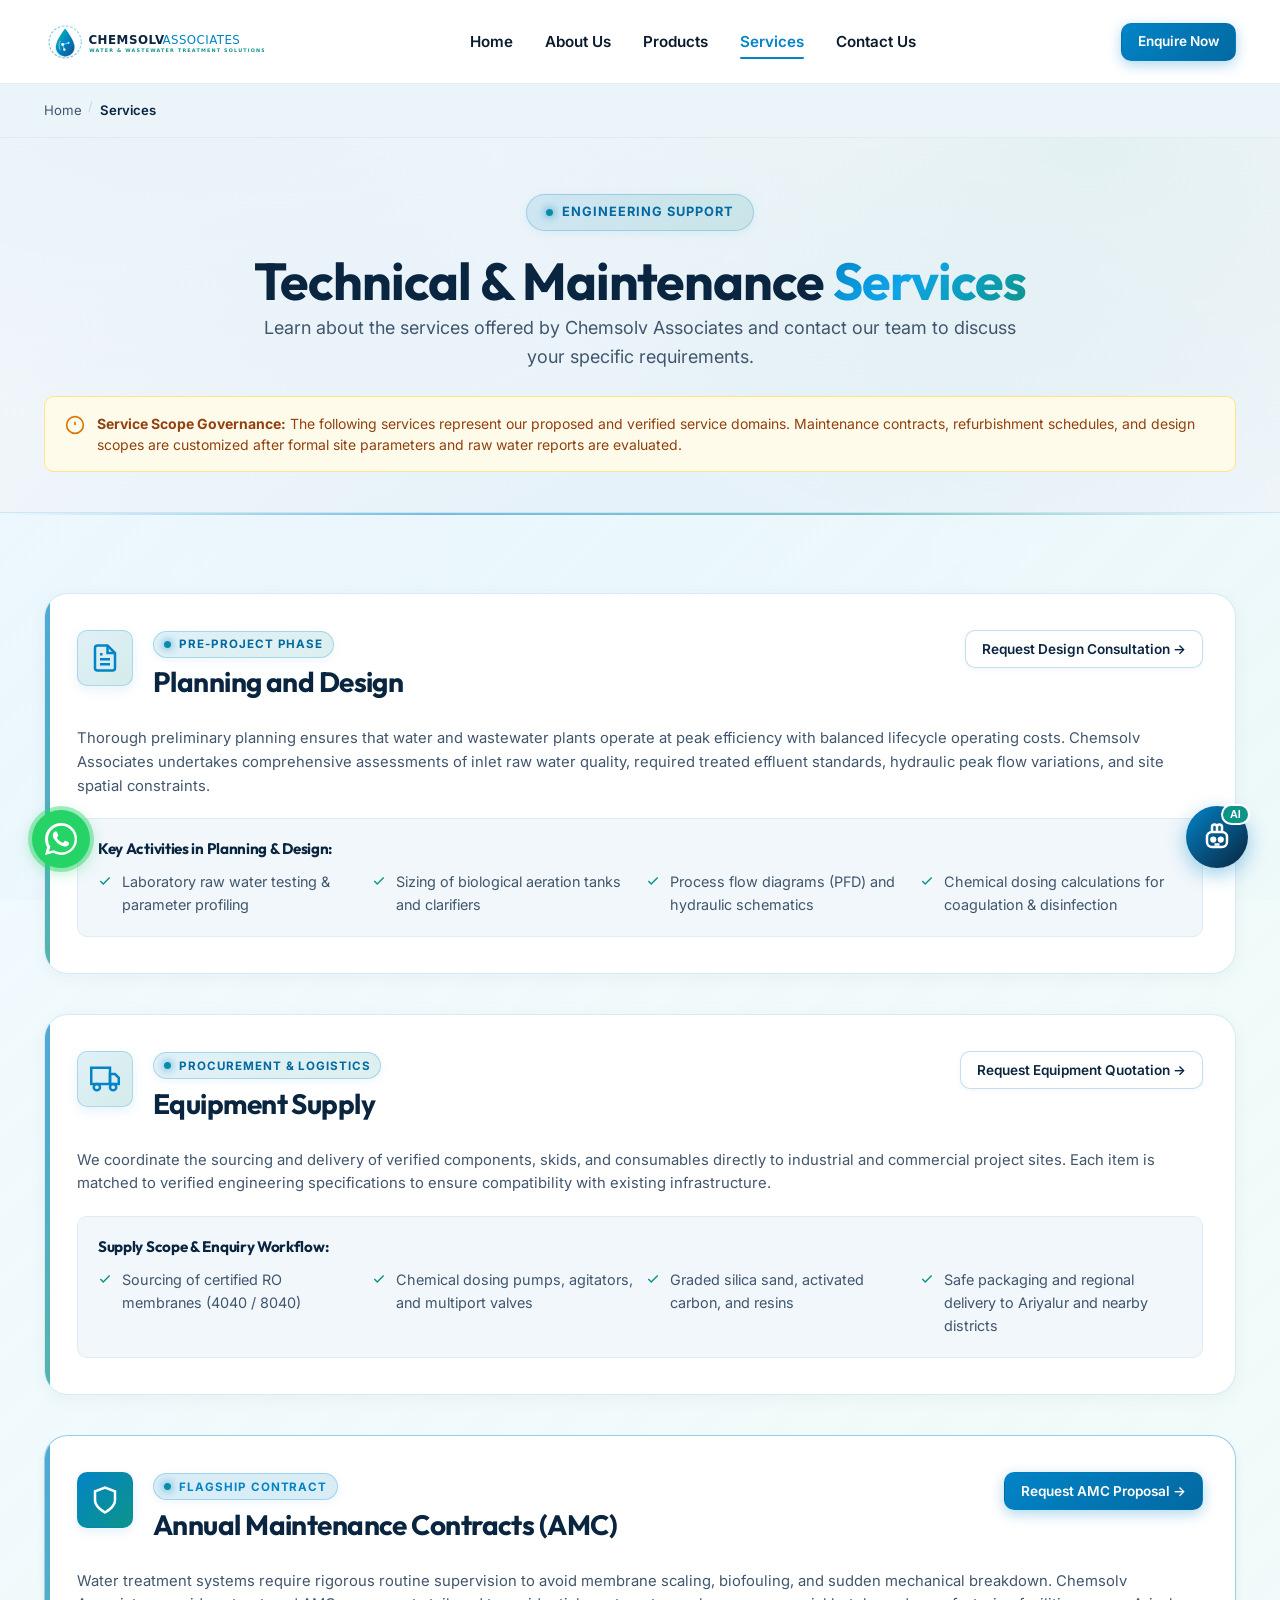
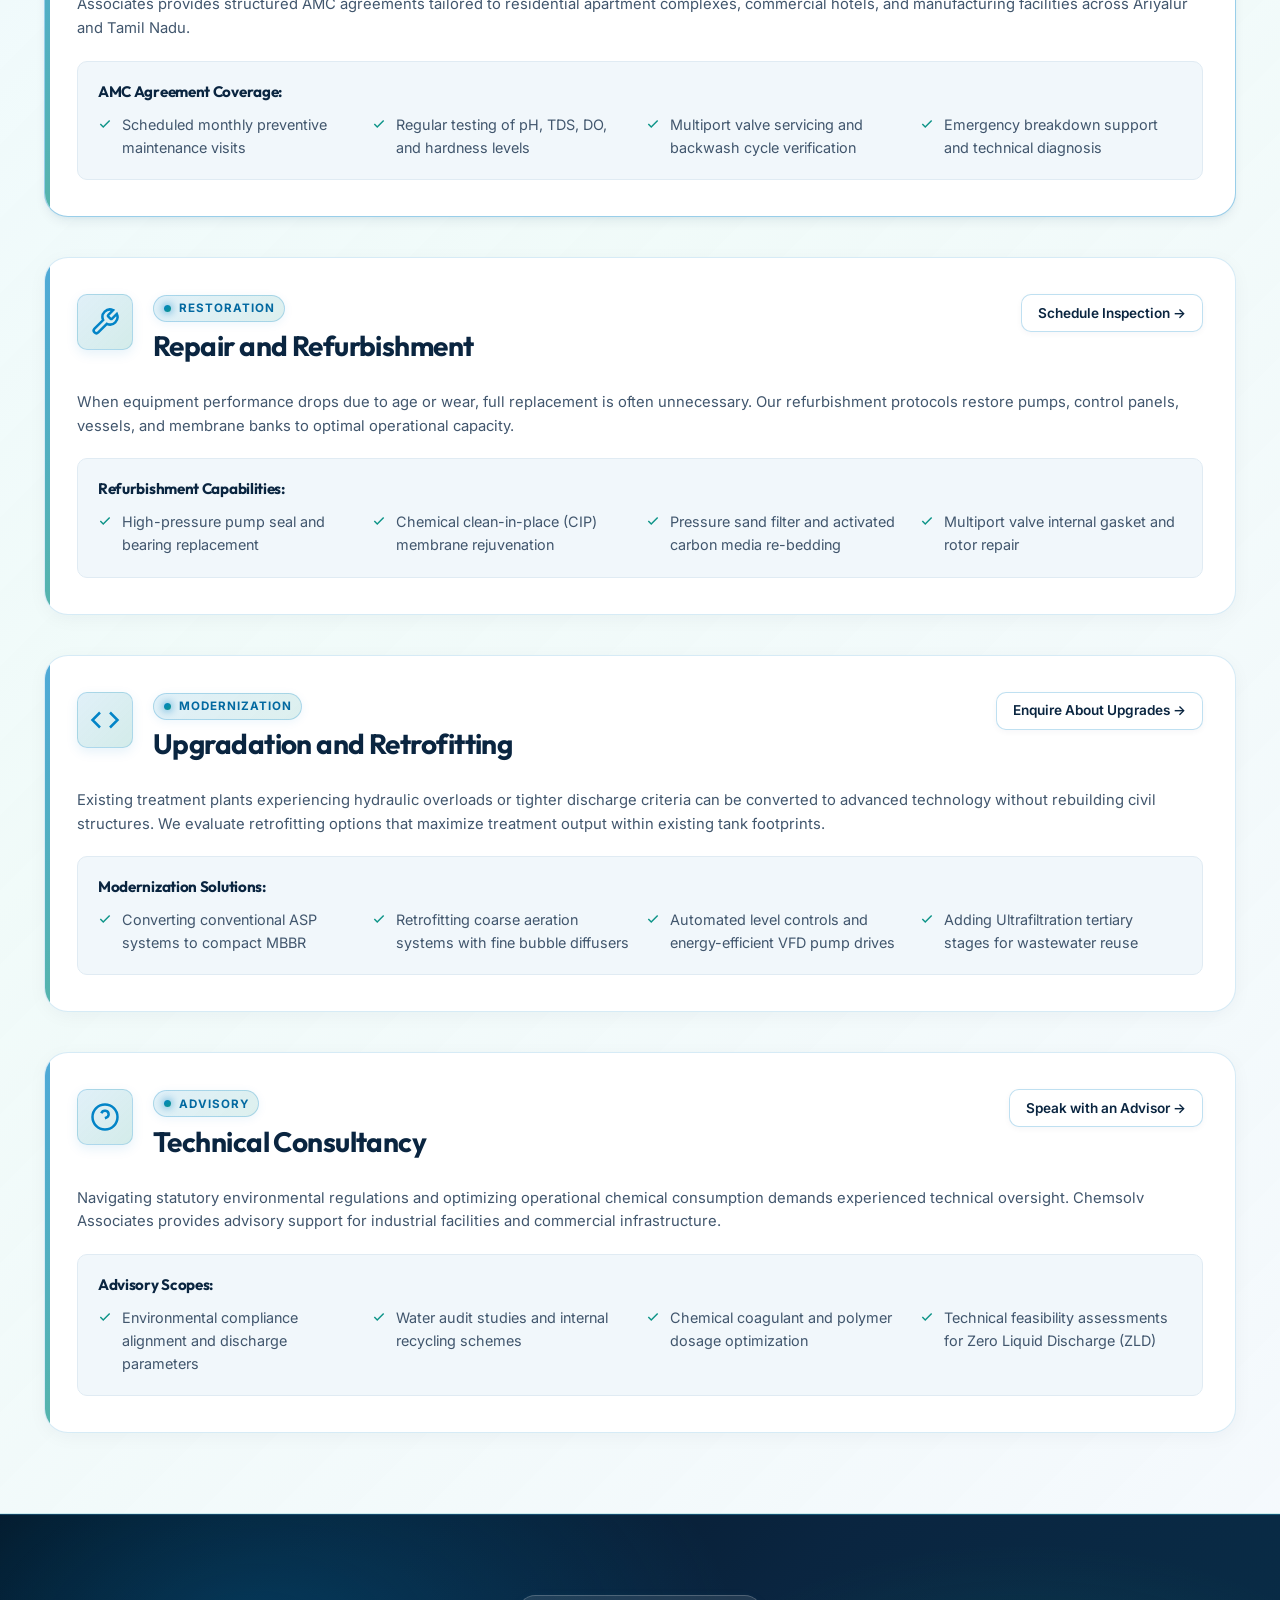
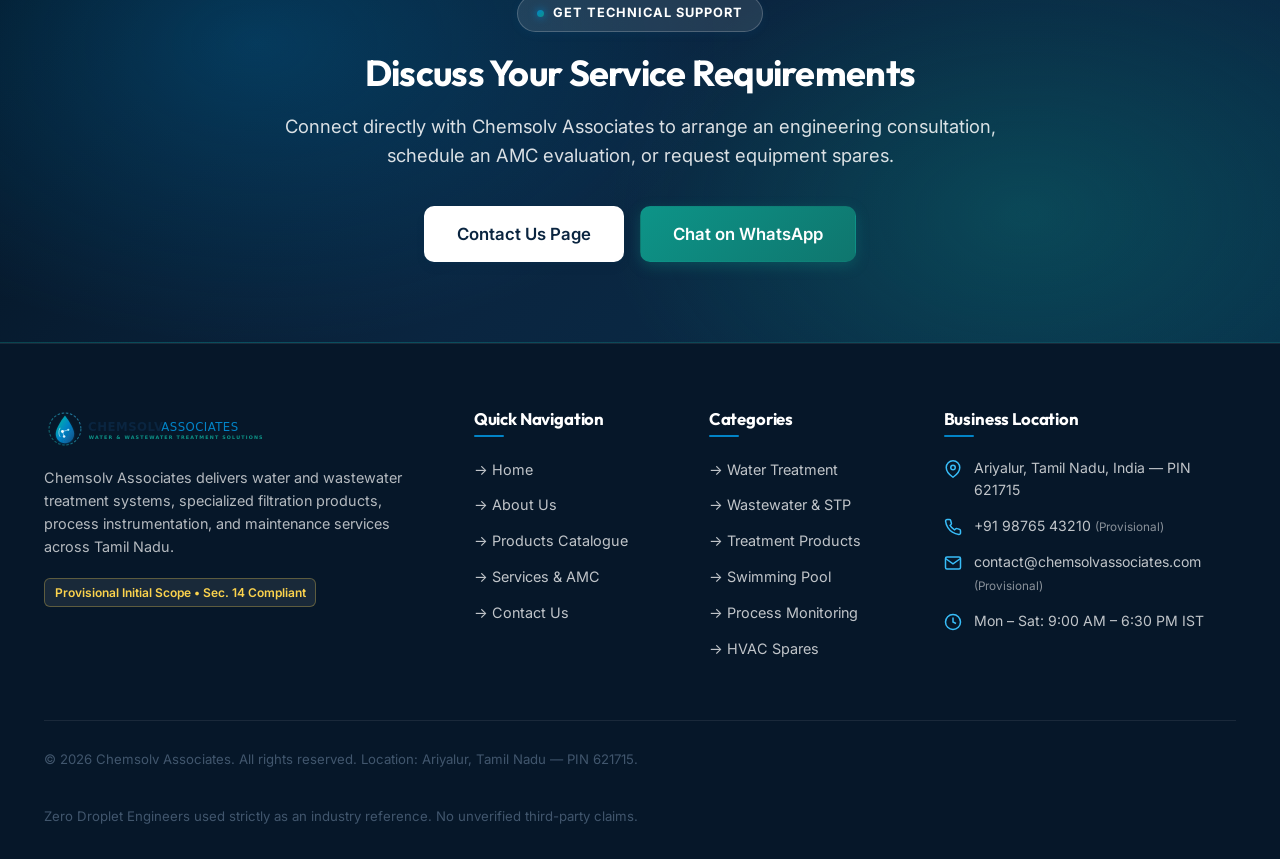
<file: services.html>
<!DOCTYPE html>
<html lang="en">
<head>
  <meta charset="UTF-8">
  <meta name="viewport" content="width=device-width, initial-scale=1.0">
  <meta http-equiv="X-UA-Compatible" content="IE=edge">
  
  <!-- SEO Primary Metadata -->
  <title>Our Services | Chemsolv Associates — Water & Wastewater Engineering & AMC</title>
  <meta name="description" content="Discover technical services by Chemsolv Associates: Planning & Design, Equipment Supply, Annual Maintenance Contracts (AMC), Repair & Refurbishment, Retrofitting, and Consultancy.">
  <meta name="keywords" content="Water treatment services, AMC water treatment Ariyalur, STP maintenance Tamil Nadu, ETP refurbishment, water engineering consultancy">
  <link rel="canonical" href="https://www.chemsolvassociates.com/services.html">
  
  <!-- Open Graph -->
  <meta property="og:type" content="website">
  <meta property="og:url" content="https://www.chemsolvassociates.com/services.html">
  <meta property="og:title" content="Our Services | Chemsolv Associates Engineering & AMC">
  <meta property="og:description" content="Comprehensive engineering services, preventive maintenance contracts, and equipment refurbishment for water treatment plants.">
  <meta property="og:image" content="assets/images/logo.svg">

  <!-- Fonts Preconnect -->
  <link rel="preconnect" href="https://fonts.googleapis.com">
  <link rel="preconnect" href="https://fonts.gstatic.com" crossorigin>
  <link href="https://fonts.googleapis.com/css2?family=Inter:wght@400;500;600;700&family=Outfit:wght@600;700;800&display=swap" rel="stylesheet">

  <!-- Stylesheets -->
  <link rel="stylesheet" href="assets/css/main.css">
  <link rel="stylesheet" href="assets/css/components.css">
  <link rel="stylesheet" href="assets/css/chatbot.css">

  <!-- Structured Data JSON-LD -->
  <script type="application/ld+json">
  {
    "@context": "https://schema.org",
    "@type": "Service",
    "serviceType": "Water and Wastewater Treatment Engineering & Maintenance",
    "provider": {
      "@type": "LocalBusiness",
      "name": "Chemsolv Associates",
      "address": {
        "@type": "PostalAddress",
        "addressLocality": "Ariyalur",
        "addressRegion": "Tamil Nadu",
        "postalCode": "621715",
        "addressCountry": "IN"
      }
    },
    "areaServed": "Tamil Nadu, India"
  }
  </script>
</head>
<body>

  <!-- Accessible Skip Link -->
  <a href="#main-content" class="skip-to-content">Skip to main content</a>

  <!-- Global Header -->
  <header class="site-header" id="site-header">
    <div class="container header-inner">
      <a href="index.html" class="header-brand" aria-label="Chemsolv Associates Home">
        <img src="assets/images/logo.svg" alt="Chemsolv Associates Logo" class="header-logo" width="220" height="42">
      </a>

      <!-- Desktop Navigation -->
      <nav class="desktop-nav" aria-label="Primary Navigation">
        <ul>
          <li><a href="index.html" class="nav-link">Home</a></li>
          <li><a href="about.html" class="nav-link">About Us</a></li>
          <li><a href="products.html" class="nav-link">Products</a></li>
          <li><a href="services.html" class="nav-link active">Services</a></li>
          <li><a href="contact.html" class="nav-link">Contact Us</a></li>
        </ul>
      </nav>

      <div class="header-actions">
        <a href="contact.html" class="btn btn-primary btn-sm header-cta">Enquire Now</a>
        <button class="mobile-toggle" id="mobile-toggle" aria-label="Toggle navigation menu" aria-expanded="false" aria-controls="mobile-drawer" onclick="window.toggleMobileNav(event)">
          <span></span>
        </button>
      </div>
    </div>
  </header>

  <!-- Mobile Drawer Overlay -->
  <div class="mobile-drawer-overlay" id="mobile-drawer-overlay"></div>

  <!-- Mobile Navigation Drawer -->
  <div class="mobile-drawer" id="mobile-drawer" aria-label="Mobile Navigation">
    <div>
      <div class="mobile-drawer-header">
        <img src="assets/images/logo.svg" alt="Chemsolv Associates" style="height: 34px; width: auto;">
        <button class="mobile-drawer-close" id="mobile-drawer-close" aria-label="Close navigation menu">
          <svg width="20" height="20" viewBox="0 0 24 24" fill="none" stroke="currentColor" stroke-width="2.5"><line x1="18" y1="6" x2="6" y2="18"/><line x1="6" y1="6" x2="18" y2="18"/></svg>
        </button>
      </div>
      <ul class="mobile-nav-list">
        <li><a href="index.html" class="mobile-nav-link"><span>Home</span> &rarr;</a></li>
        <li><a href="about.html" class="mobile-nav-link"><span>About Us</span> &rarr;</a></li>
        <li><a href="products.html" class="mobile-nav-link"><span>Products</span> &rarr;</a></li>
        <li><a href="services.html" class="mobile-nav-link active"><span>Services</span> &rarr;</a></li>
        <li><a href="contact.html" class="mobile-nav-link"><span>Contact Us</span> &rarr;</a></li>
      </ul>
    </div>
    <div style="display: flex; flex-direction: column; gap: 0.75rem; padding-top: 1.5rem; border-top: 1px solid var(--color-border);">
      <a href="contact.html" class="btn btn-primary" style="width: 100%;">Get in Touch</a>
      <a href="https://wa.me/919876543210?text=Hello%20Chemsolv%20Associates,%20I%20have%20an%20enquiry." target="_blank" rel="noopener noreferrer" class="btn btn-teal" style="width: 100%;">
        WhatsApp Enquiry
      </a>
    </div>
  </div>

  <!-- Breadcrumb Navigation -->
  <nav class="breadcrumb-nav" aria-label="Breadcrumb">
    <div class="container">
      <ol class="breadcrumb-list">
        <li class="breadcrumb-item"><a href="index.html">Home</a></li>
        <li class="breadcrumb-separator">/</li>
        <li class="breadcrumb-item active" aria-current="page">Services</li>
      </ol>
    </div>
  </nav>

  <!-- Main Content -->
  <main id="main-content">
    
    <!-- Section 1: Services Introduction -->
    <section class="section" style="padding-top: 3.5rem; padding-bottom: 2.5rem;" aria-labelledby="services-h1">
      <div class="container">
        <div class="section-header fade-in-up" style="margin-bottom: 1.5rem;">
          <span class="section-tag">Engineering Support</span>
          <h1 id="services-h1">Technical &amp; Maintenance <span class="gradient-text">Services</span></h1>
          <p>
            Learn about the services offered by Chemsolv Associates and contact our team to discuss your specific requirements.
          </p>
        </div>

        <!-- Section 14 Compliance Notice -->
        <div class="disclaimer-banner fade-in-up" role="note" style="margin-bottom: 0;">
          <svg width="20" height="20" viewBox="0 0 24 24" fill="none" stroke="currentColor" stroke-width="2"><circle cx="12" cy="12" r="10"/><line x1="12" y1="8" x2="12" y2="12"/><line x1="12" y1="16" x2="12.01" y2="16"/></svg>
          <div>
            <strong>Service Scope Governance:</strong>
            The following services represent our proposed and verified service domains. Maintenance contracts, refurbishment schedules, and design scopes are customized after formal site parameters and raw water reports are evaluated.
          </div>
        </div>
      </div>
    </section>

    <!-- Section 2: Individual Service Sections -->
    <section class="section section-alt" id="service-details" aria-label="Detailed Service Scopes">
      <div class="container">
        
        <!-- 1. Planning and Design -->
        <article class="service-card fade-in-up" id="planning-design" style="margin-bottom: 2.5rem;">
          <div style="display: flex; align-items: flex-start; justify-content: space-between; gap: 1.5rem; flex-wrap: wrap;">
            <div style="display: flex; gap: 1.25rem;">
              <div class="service-icon-box" style="margin-bottom: 0;">
                <svg width="30" height="30" viewBox="0 0 24 24" fill="none" stroke="currentColor" stroke-width="2"><path d="M14 2H6a2 2 0 0 0-2 2v16a2 2 0 0 0 2 2h12a2 2 0 0 0 2-2V8z"/><polyline points="14 2 14 8 20 8"/><line x1="16" y1="13" x2="8" y2="13"/><line x1="16" y1="17" x2="8" y2="17"/><polyline points="10 9 9 9 8 9"/></svg>
              </div>
              <div>
                <span class="section-tag" style="padding: 0.2rem 0.6rem; font-size: 0.725rem; margin-bottom: 0.4rem;">Pre-Project Phase</span>
                <h2 style="font-size: 1.75rem; margin-bottom: 0.5rem;">Planning and Design</h2>
              </div>
            </div>
            <a href="contact.html?service=planning-design" class="btn btn-secondary btn-sm">Request Design Consultation &rarr;</a>
          </div>
          <p class="service-desc" style="margin-top: 1.25rem;">
            Thorough preliminary planning ensures that water and wastewater plants operate at peak efficiency with balanced lifecycle operating costs. Chemsolv Associates undertakes comprehensive assessments of inlet raw water quality, required treated effluent standards, hydraulic peak flow variations, and site spatial constraints.
          </p>
          <div style="background: var(--color-bg-alt); border-radius: var(--radius-md); padding: 1.25rem; border: 1px solid var(--color-border);">
            <h4 style="font-size: 0.95rem; margin-bottom: 0.75rem; color: var(--color-primary);">Key Activities in Planning &amp; Design:</h4>
            <ul class="service-features-grid">
              <li><svg width="14" height="14" viewBox="0 0 24 24" fill="none" stroke="currentColor" stroke-width="2.5"><polyline points="20 6 9 17 4 12"/></svg> Laboratory raw water testing &amp; parameter profiling</li>
              <li><svg width="14" height="14" viewBox="0 0 24 24" fill="none" stroke="currentColor" stroke-width="2.5"><polyline points="20 6 9 17 4 12"/></svg> Sizing of biological aeration tanks and clarifiers</li>
              <li><svg width="14" height="14" viewBox="0 0 24 24" fill="none" stroke="currentColor" stroke-width="2.5"><polyline points="20 6 9 17 4 12"/></svg> Process flow diagrams (PFD) and hydraulic schematics</li>
              <li><svg width="14" height="14" viewBox="0 0 24 24" fill="none" stroke="currentColor" stroke-width="2.5"><polyline points="20 6 9 17 4 12"/></svg> Chemical dosing calculations for coagulation &amp; disinfection</li>
            </ul>
          </div>
        </article>

        <!-- 2. Equipment Supply -->
        <article class="service-card fade-in-up" id="equipment-supply" style="margin-bottom: 2.5rem;">
          <div style="display: flex; align-items: flex-start; justify-content: space-between; gap: 1.5rem; flex-wrap: wrap;">
            <div style="display: flex; gap: 1.25rem;">
              <div class="service-icon-box" style="margin-bottom: 0;">
                <svg width="30" height="30" viewBox="0 0 24 24" fill="none" stroke="currentColor" stroke-width="2"><rect x="1" y="3" width="15" height="13"/><polygon points="16 8 20 8 23 11 23 16 16 16 16 8"/><circle cx="5.5" cy="18.5" r="2.5"/><circle cx="18.5" cy="18.5" r="2.5"/></svg>
              </div>
              <div>
                <span class="section-tag" style="padding: 0.2rem 0.6rem; font-size: 0.725rem; margin-bottom: 0.4rem;">Procurement &amp; Logistics</span>
                <h2 style="font-size: 1.75rem; margin-bottom: 0.5rem;">Equipment Supply</h2>
              </div>
            </div>
            <a href="contact.html?service=equipment-supply" class="btn btn-secondary btn-sm">Request Equipment Quotation &rarr;</a>
          </div>
          <p class="service-desc" style="margin-top: 1.25rem;">
            We coordinate the sourcing and delivery of verified components, skids, and consumables directly to industrial and commercial project sites. Each item is matched to verified engineering specifications to ensure compatibility with existing infrastructure.
          </p>
          <div style="background: var(--color-bg-alt); border-radius: var(--radius-md); padding: 1.25rem; border: 1px solid var(--color-border);">
            <h4 style="font-size: 0.95rem; margin-bottom: 0.75rem; color: var(--color-primary);">Supply Scope &amp; Enquiry Workflow:</h4>
            <ul class="service-features-grid">
              <li><svg width="14" height="14" viewBox="0 0 24 24" fill="none" stroke="currentColor" stroke-width="2.5"><polyline points="20 6 9 17 4 12"/></svg> Sourcing of certified RO membranes (4040 / 8040)</li>
              <li><svg width="14" height="14" viewBox="0 0 24 24" fill="none" stroke="currentColor" stroke-width="2.5"><polyline points="20 6 9 17 4 12"/></svg> Chemical dosing pumps, agitators, and multiport valves</li>
              <li><svg width="14" height="14" viewBox="0 0 24 24" fill="none" stroke="currentColor" stroke-width="2.5"><polyline points="20 6 9 17 4 12"/></svg> Graded silica sand, activated carbon, and resins</li>
              <li><svg width="14" height="14" viewBox="0 0 24 24" fill="none" stroke="currentColor" stroke-width="2.5"><polyline points="20 6 9 17 4 12"/></svg> Safe packaging and regional delivery to Ariyalur and nearby districts</li>
            </ul>
          </div>
        </article>

        <!-- 3. Annual Maintenance Contracts (AMC) -->
        <article class="service-card fade-in-up" id="amc" style="margin-bottom: 2.5rem; border-color: rgba(2, 132, 199, 0.4); box-shadow: var(--shadow-md);">
          <div style="display: flex; align-items: flex-start; justify-content: space-between; gap: 1.5rem; flex-wrap: wrap;">
            <div style="display: flex; gap: 1.25rem;">
              <div class="service-icon-box" style="margin-bottom: 0; background: linear-gradient(135deg, var(--color-accent) 0%, var(--color-teal) 100%); color: #FFFFFF;">
                <svg width="30" height="30" viewBox="0 0 24 24" fill="none" stroke="currentColor" stroke-width="2"><path d="M12 22s8-4 8-10V5l-8-3-8 3v7c0 6 8 10 8 10z"/></svg>
              </div>
              <div>
                <span class="section-tag" style="padding: 0.2rem 0.6rem; font-size: 0.725rem; margin-bottom: 0.4rem; background: rgba(2,132,199,0.15); color: var(--color-accent);">Flagship Contract</span>
                <h2 style="font-size: 1.75rem; margin-bottom: 0.5rem;">Annual Maintenance Contracts (AMC)</h2>
              </div>
            </div>
            <a href="contact.html?service=amc" class="btn btn-primary btn-sm">Request AMC Proposal &rarr;</a>
          </div>
          <p class="service-desc" style="margin-top: 1.25rem;">
            Water treatment systems require rigorous routine supervision to avoid membrane scaling, biofouling, and sudden mechanical breakdown. Chemsolv Associates provides structured AMC agreements tailored to residential apartment complexes, commercial hotels, and manufacturing facilities across Ariyalur and Tamil Nadu.
          </p>
          <div style="background: var(--color-bg-alt); border-radius: var(--radius-md); padding: 1.25rem; border: 1px solid var(--color-border);">
            <h4 style="font-size: 0.95rem; margin-bottom: 0.75rem; color: var(--color-primary);">AMC Agreement Coverage:</h4>
            <ul class="service-features-grid">
              <li><svg width="14" height="14" viewBox="0 0 24 24" fill="none" stroke="currentColor" stroke-width="2.5"><polyline points="20 6 9 17 4 12"/></svg> Scheduled monthly preventive maintenance visits</li>
              <li><svg width="14" height="14" viewBox="0 0 24 24" fill="none" stroke="currentColor" stroke-width="2.5"><polyline points="20 6 9 17 4 12"/></svg> Regular testing of pH, TDS, DO, and hardness levels</li>
              <li><svg width="14" height="14" viewBox="0 0 24 24" fill="none" stroke="currentColor" stroke-width="2.5"><polyline points="20 6 9 17 4 12"/></svg> Multiport valve servicing and backwash cycle verification</li>
              <li><svg width="14" height="14" viewBox="0 0 24 24" fill="none" stroke="currentColor" stroke-width="2.5"><polyline points="20 6 9 17 4 12"/></svg> Emergency breakdown support and technical diagnosis</li>
            </ul>
          </div>
        </article>

        <!-- 4. Repair and Refurbishment -->
        <article class="service-card fade-in-up" id="repair-refurbishment" style="margin-bottom: 2.5rem;">
          <div style="display: flex; align-items: flex-start; justify-content: space-between; gap: 1.5rem; flex-wrap: wrap;">
            <div style="display: flex; gap: 1.25rem;">
              <div class="service-icon-box" style="margin-bottom: 0;">
                <svg width="30" height="30" viewBox="0 0 24 24" fill="none" stroke="currentColor" stroke-width="2"><path d="M14.7 6.3a1 1 0 0 0 0 1.4l1.6 1.6a1 1 0 0 0 1.4 0l3.77-3.77a6 6 0 0 1-7.94 7.94l-6.91 6.91a2.12 2.12 0 0 1-3-3l6.91-6.91a6 6 0 0 1 7.94-7.94l-3.76 3.76z"/></svg>
              </div>
              <div>
                <span class="section-tag" style="padding: 0.2rem 0.6rem; font-size: 0.725rem; margin-bottom: 0.4rem;">Restoration</span>
                <h2 style="font-size: 1.75rem; margin-bottom: 0.5rem;">Repair and Refurbishment</h2>
              </div>
            </div>
            <a href="contact.html?service=repair" class="btn btn-secondary btn-sm">Schedule Inspection &rarr;</a>
          </div>
          <p class="service-desc" style="margin-top: 1.25rem;">
            When equipment performance drops due to age or wear, full replacement is often unnecessary. Our refurbishment protocols restore pumps, control panels, vessels, and membrane banks to optimal operational capacity.
          </p>
          <div style="background: var(--color-bg-alt); border-radius: var(--radius-md); padding: 1.25rem; border: 1px solid var(--color-border);">
            <h4 style="font-size: 0.95rem; margin-bottom: 0.75rem; color: var(--color-primary);">Refurbishment Capabilities:</h4>
            <ul class="service-features-grid">
              <li><svg width="14" height="14" viewBox="0 0 24 24" fill="none" stroke="currentColor" stroke-width="2.5"><polyline points="20 6 9 17 4 12"/></svg> High-pressure pump seal and bearing replacement</li>
              <li><svg width="14" height="14" viewBox="0 0 24 24" fill="none" stroke="currentColor" stroke-width="2.5"><polyline points="20 6 9 17 4 12"/></svg> Chemical clean-in-place (CIP) membrane rejuvenation</li>
              <li><svg width="14" height="14" viewBox="0 0 24 24" fill="none" stroke="currentColor" stroke-width="2.5"><polyline points="20 6 9 17 4 12"/></svg> Pressure sand filter and activated carbon media re-bedding</li>
              <li><svg width="14" height="14" viewBox="0 0 24 24" fill="none" stroke="currentColor" stroke-width="2.5"><polyline points="20 6 9 17 4 12"/></svg> Multiport valve internal gasket and rotor repair</li>
            </ul>
          </div>
        </article>

        <!-- 5. Upgradation and Retrofitting -->
        <article class="service-card fade-in-up" id="upgradation" style="margin-bottom: 2.5rem;">
          <div style="display: flex; align-items: flex-start; justify-content: space-between; gap: 1.5rem; flex-wrap: wrap;">
            <div style="display: flex; gap: 1.25rem;">
              <div class="service-icon-box" style="margin-bottom: 0;">
                <svg width="30" height="30" viewBox="0 0 24 24" fill="none" stroke="currentColor" stroke-width="2"><polyline points="16 18 22 12 16 6"/><polyline points="8 6 2 12 8 18"/></svg>
              </div>
              <div>
                <span class="section-tag" style="padding: 0.2rem 0.6rem; font-size: 0.725rem; margin-bottom: 0.4rem;">Modernization</span>
                <h2 style="font-size: 1.75rem; margin-bottom: 0.5rem;">Upgradation and Retrofitting</h2>
              </div>
            </div>
            <a href="contact.html?service=upgradation" class="btn btn-secondary btn-sm">Enquire About Upgrades &rarr;</a>
          </div>
          <p class="service-desc" style="margin-top: 1.25rem;">
            Existing treatment plants experiencing hydraulic overloads or tighter discharge criteria can be converted to advanced technology without rebuilding civil structures. We evaluate retrofitting options that maximize treatment output within existing tank footprints.
          </p>
          <div style="background: var(--color-bg-alt); border-radius: var(--radius-md); padding: 1.25rem; border: 1px solid var(--color-border);">
            <h4 style="font-size: 0.95rem; margin-bottom: 0.75rem; color: var(--color-primary);">Modernization Solutions:</h4>
            <ul class="service-features-grid">
              <li><svg width="14" height="14" viewBox="0 0 24 24" fill="none" stroke="currentColor" stroke-width="2.5"><polyline points="20 6 9 17 4 12"/></svg> Converting conventional ASP systems to compact MBBR</li>
              <li><svg width="14" height="14" viewBox="0 0 24 24" fill="none" stroke="currentColor" stroke-width="2.5"><polyline points="20 6 9 17 4 12"/></svg> Retrofitting coarse aeration systems with fine bubble diffusers</li>
              <li><svg width="14" height="14" viewBox="0 0 24 24" fill="none" stroke="currentColor" stroke-width="2.5"><polyline points="20 6 9 17 4 12"/></svg> Automated level controls and energy-efficient VFD pump drives</li>
              <li><svg width="14" height="14" viewBox="0 0 24 24" fill="none" stroke="currentColor" stroke-width="2.5"><polyline points="20 6 9 17 4 12"/></svg> Adding Ultrafiltration tertiary stages for wastewater reuse</li>
            </ul>
          </div>
        </article>

        <!-- 6. Consultancy -->
        <article class="service-card fade-in-up" id="consultancy">
          <div style="display: flex; align-items: flex-start; justify-content: space-between; gap: 1.5rem; flex-wrap: wrap;">
            <div style="display: flex; gap: 1.25rem;">
              <div class="service-icon-box" style="margin-bottom: 0;">
                <svg width="30" height="30" viewBox="0 0 24 24" fill="none" stroke="currentColor" stroke-width="2"><circle cx="12" cy="12" r="10"/><path d="M9.09 9a3 3 0 0 1 5.83 1c0 2-3 3-3 3"/><line x1="12" y1="17" x2="12.01" y2="17"/></svg>
              </div>
              <div>
                <span class="section-tag" style="padding: 0.2rem 0.6rem; font-size: 0.725rem; margin-bottom: 0.4rem;">Advisory</span>
                <h2 style="font-size: 1.75rem; margin-bottom: 0.5rem;">Technical Consultancy</h2>
              </div>
            </div>
            <a href="contact.html?service=consultancy" class="btn btn-secondary btn-sm">Speak with an Advisor &rarr;</a>
          </div>
          <p class="service-desc" style="margin-top: 1.25rem;">
            Navigating statutory environmental regulations and optimizing operational chemical consumption demands experienced technical oversight. Chemsolv Associates provides advisory support for industrial facilities and commercial infrastructure.
          </p>
          <div style="background: var(--color-bg-alt); border-radius: var(--radius-md); padding: 1.25rem; border: 1px solid var(--color-border);">
            <h4 style="font-size: 0.95rem; margin-bottom: 0.75rem; color: var(--color-primary);">Advisory Scopes:</h4>
            <ul class="service-features-grid">
              <li><svg width="14" height="14" viewBox="0 0 24 24" fill="none" stroke="currentColor" stroke-width="2.5"><polyline points="20 6 9 17 4 12"/></svg> Environmental compliance alignment and discharge parameters</li>
              <li><svg width="14" height="14" viewBox="0 0 24 24" fill="none" stroke="currentColor" stroke-width="2.5"><polyline points="20 6 9 17 4 12"/></svg> Water audit studies and internal recycling schemes</li>
              <li><svg width="14" height="14" viewBox="0 0 24 24" fill="none" stroke="currentColor" stroke-width="2.5"><polyline points="20 6 9 17 4 12"/></svg> Chemical coagulant and polymer dosage optimization</li>
              <li><svg width="14" height="14" viewBox="0 0 24 24" fill="none" stroke="currentColor" stroke-width="2.5"><polyline points="20 6 9 17 4 12"/></svg> Technical feasibility assessments for Zero Liquid Discharge (ZLD)</li>
            </ul>
          </div>
        </article>

      </div>
    </section>

    <!-- Section 3: Service Enquiry CTA -->
    <section class="section section-dark" id="service-cta" aria-labelledby="service-cta-heading">
      <div class="container" style="text-align: center; max-width: 820px;">
        <span class="section-tag" style="background: rgba(255,255,255,0.1); color: #FFFFFF; border-color: rgba(255,255,255,0.2);">Get Technical Support</span>
        <h2 id="service-cta-heading" style="color: #FFFFFF; margin-bottom: 1rem;">Discuss Your Service Requirements</h2>
        <p style="font-size: 1.15rem; color: rgba(255, 255, 255, 0.85); margin-bottom: 2.25rem;">
          Connect directly with Chemsolv Associates to arrange an engineering consultation, schedule an AMC evaluation, or request equipment spares.
        </p>
        <div style="display: flex; flex-wrap: wrap; justify-content: center; gap: 1rem;">
          <a href="contact.html" class="btn btn-white btn-lg">Contact Us Page</a>
          <a href="https://wa.me/919876543210?text=Hello%20Chemsolv%20Associates,%20I%20would%20like%20to%20discuss%20our%20service%20and%20AMC%20requirements." target="_blank" rel="noopener noreferrer" class="btn btn-teal btn-lg">
            Chat on WhatsApp
          </a>
        </div>
      </div>
    </section>
  </main>

  <!-- Global Footer -->
  <footer class="site-footer">
    <div class="container">
      <div class="footer-grid">
        <div class="footer-col">
          <img src="assets/images/logo.svg" alt="Chemsolv Associates" class="footer-brand-logo" width="220" height="42">
          <p class="footer-text">
            Chemsolv Associates delivers water and wastewater treatment systems, specialized filtration products, process instrumentation, and maintenance services across Tamil Nadu.
          </p>
          <span class="provisional-badge" style="background: rgba(255,255,255,0.08); color: #FCD34D; border-color: rgba(252,211,77,0.3);">
            Provisional Initial Scope &bull; Sec. 14 Compliant
          </span>
        </div>

        <div class="footer-col">
          <h4>Quick Navigation</h4>
          <ul class="footer-links">
            <li><a href="index.html">&rarr; Home</a></li>
            <li><a href="about.html">&rarr; About Us</a></li>
            <li><a href="products.html">&rarr; Products Catalogue</a></li>
            <li><a href="services.html">&rarr; Services &amp; AMC</a></li>
            <li><a href="contact.html">&rarr; Contact Us</a></li>
          </ul>
        </div>

        <div class="footer-col">
          <h4>Categories</h4>
          <ul class="footer-links">
            <li><a href="products.html#water-treatment">&rarr; Water Treatment</a></li>
            <li><a href="products.html#wastewater-treatment">&rarr; Wastewater &amp; STP</a></li>
            <li><a href="products.html#water-wastewater-products">&rarr; Treatment Products</a></li>
            <li><a href="products.html#swimming-pool-accessories">&rarr; Swimming Pool</a></li>
            <li><a href="products.html#process-monitoring">&rarr; Process Monitoring</a></li>
            <li><a href="products.html#hvac-spares">&rarr; HVAC Spares</a></li>
          </ul>
        </div>

        <div class="footer-col">
          <h4>Business Location</h4>
          <address class="footer-contact-list">
            <div class="footer-contact-item">
              <svg width="18" height="18" viewBox="0 0 24 24" fill="none" stroke="currentColor" stroke-width="2"><path d="M21 10c0 7-9 13-9 13s-9-6-9-13a9 9 0 0 1 18 0z"/><circle cx="12" cy="10" r="3"/></svg>
              <span>Ariyalur, Tamil Nadu, India — PIN 621715</span>
            </div>
            <div class="footer-contact-item">
              <svg width="18" height="18" viewBox="0 0 24 24" fill="none" stroke="currentColor" stroke-width="2"><path d="M22 16.92v3a2 2 0 0 1-2.18 2 19.79 19.79 0 0 1-8.63-3.07 19.5 19.5 0 0 1-6-6 19.79 19.79 0 0 1-3.07-8.67A2 2 0 0 1 4.11 2h3a2 2 0 0 1 2 1.72 12.84 12.84 0 0 0 .7 2.81 2 2 0 0 1-.45 2.11L8.09 9.91a16 16 0 0 0 6 6l1.27-1.27a2 2 0 0 1 2.11-.45 12.84 12.84 0 0 0 2.81.7A2 2 0 0 1 22 16.92z"/></svg>
              <span>+91 98765 43210 <small style="opacity:0.7;">(Provisional)</small></span>
            </div>
            <div class="footer-contact-item">
              <svg width="18" height="18" viewBox="0 0 24 24" fill="none" stroke="currentColor" stroke-width="2"><path d="M4 4h16c1.1 0 2 .9 2 2v12c0 1.1-.9 2-2 2H4c-1.1 0-2-.9-2-2V6c0-1.1.9-2 2-2z"/><polyline points="22,6 12,13 2,6"/></svg>
              <span>contact@chemsolvassociates.com <small style="opacity:0.7;">(Provisional)</small></span>
            </div>
            <div class="footer-contact-item">
              <svg width="18" height="18" viewBox="0 0 24 24" fill="none" stroke="currentColor" stroke-width="2"><circle cx="12" cy="12" r="10"/><polyline points="12 6 12 12 16 14"/></svg>
              <span>Mon – Sat: 9:00 AM – 6:30 PM IST</span>
            </div>
          </address>
        </div>
      </div>

      <div class="footer-bottom">
        <p>&copy; 2026 Chemsolv Associates. All rights reserved. Location: Ariyalur, Tamil Nadu — PIN 621715.</p>
        <p>Zero Droplet Engineers used strictly as an industry reference. No unverified third-party claims.</p>
      </div>
    </div>
  </footer>

  <!-- Floating WhatsApp Widget -->
  <aside class="floating-whatsapp" aria-label="WhatsApp Contact">
    <a href="https://wa.me/919876543210?text=Hello%20Chemsolv%20Associates,%20I%20have%20an%20enquiry%20regarding%20water%20treatment%20solutions." target="_blank" rel="noopener noreferrer" class="whatsapp-btn" aria-label="Chat with Chemsolv Associates on WhatsApp">
      <svg width="32" height="32" viewBox="0 0 24 24" fill="currentColor">
        <path d="M17.472 14.382c-.301-.15-1.78-.878-2.056-.978-.276-.1-.477-.15-.678.15-.2.3-.778.978-.953 1.178-.176.2-.351.226-.652.075s-1.272-.469-2.424-1.495c-.896-.799-1.501-1.786-1.677-2.087-.176-.3-.019-.462.132-.612.135-.135.301-.35.451-.526.151-.175.2-.3.301-.5.1-.2.05-.375-.025-.526-.075-.15-.677-1.633-.928-2.238-.244-.589-.493-.51-.678-.52l-.578-.01c-.2 0-.526.075-.802.375-.276.3-1.053 1.03-1.053 2.51 0 1.48 1.078 2.91 1.229 3.11.15.2 2.122 3.24 5.14 4.542.718.31 1.279.495 1.716.634.721.23 1.377.197 1.896.12.578-.087 1.78-.727 2.03-1.43.25-.702.25-1.303.175-1.43-.075-.126-.275-.2-.576-.35zm-5.441 7.618h-.008c-1.745 0-3.454-.47-4.952-1.358l-.355-.21-3.684.966.983-3.593-.23-.366a9.942 9.942 0 0 1-1.528-5.32c0-5.502 4.478-9.98 9.984-9.98 2.665 0 5.171 1.038 7.053 2.922 1.882 1.883 2.918 4.388 2.917 7.054 0 5.503-4.478 9.985-9.985 9.985zM20.52 3.48A11.934 11.934 0 0 0 12.029 0C5.397 0 .004 5.393.004 12.026c0 2.118.552 4.185 1.6 6.002L0 24l6.147-1.613a11.97 11.97 0 0 0 5.882 1.532h.005c6.631 0 12.024-5.393 12.024-12.027 0-3.213-1.251-6.234-3.538-8.412z"/>
      </svg>
    </a>
    <div class="whatsapp-tooltip">Chat on WhatsApp</div>
  </aside>

  <!-- Floating RAG Chatbot Widget -->
  <aside class="floating-chatbot" aria-label="Technical Assistant Chatbot">
    <button class="chatbot-launcher" id="chatbot-launcher" aria-label="Open Chemsolv AI Technical Assistant" aria-expanded="false" aria-controls="chatbot-panel">
      <div class="chatbot-pulse-ring"></div>
      <svg width="30" height="30" viewBox="0 0 24 24" fill="none" stroke="currentColor" stroke-width="2">
        <path d="M12 8V4m0 0a2 2 0 1 0-4 0v4m4-4a2 2 0 1 1 4 0v4"/>
        <rect x="4" y="8" width="16" height="12" rx="4"/>
        <circle cx="9" cy="14" r="1.5" fill="currentColor"/>
        <circle cx="15" cy="14" r="1.5" fill="currentColor"/>
        <path d="M10 18h4"/>
      </svg>
      <span class="chatbot-launcher-badge">AI</span>
    </button>

    <div class="chatbot-panel" id="chatbot-panel" role="dialog" aria-labelledby="chat-heading">
      <div class="chatbot-header">
        <div class="chatbot-header-info">
          <div class="chatbot-avatar">
            <svg width="20" height="20" viewBox="0 0 24 24" fill="none" stroke="currentColor" stroke-width="2">
              <rect x="4" y="8" width="16" height="12" rx="4"/>
              <circle cx="9" cy="14" r="1.5" fill="currentColor"/>
              <circle cx="15" cy="14" r="1.5" fill="currentColor"/>
              <path d="M10 18h4"/>
            </svg>
          </div>
          <div class="chatbot-header-text">
            <h3 id="chat-heading">Chemsolv AI Assistant</h3>
            <div class="chatbot-status">
              <span class="chatbot-status-dot"></span>
              <span>Verified Knowledge Base</span>
            </div>
          </div>
        </div>
        <div class="chatbot-header-actions">
          <button class="chatbot-header-btn" id="chatbot-reset" title="Reset chat history" aria-label="Reset conversation">
            <svg width="14" height="14" viewBox="0 0 24 24" fill="none" stroke="currentColor" stroke-width="2"><polyline points="1 4 1 10 7 10"/><path d="M3.51 15a9 9 0 1 0 2.13-9.36L1 10"/></svg>
          </button>
          <button class="chatbot-header-btn" id="chatbot-close" title="Close chat" aria-label="Close chat window">
            <svg width="16" height="16" viewBox="0 0 24 24" fill="none" stroke="currentColor" stroke-width="2"><line x1="18" y1="6" x2="6" y2="18"/><line x1="6" y1="6" x2="18" y2="18"/></svg>
          </button>
        </div>
      </div>

      <div class="chatbot-notice">
        <svg width="14" height="14" viewBox="0 0 24 24" fill="none" stroke="currentColor" stroke-width="2"><circle cx="12" cy="12" r="10"/><line x1="12" y1="8" x2="12" y2="12"/><line x1="12" y1="16" x2="12.01" y2="16"/></svg>
        <span>Answers derived strictly from approved Chemsolv data.</span>
      </div>

      <div class="chatbot-messages" id="chatbot-messages"></div>

      <div class="chat-typing" id="chatbot-typing">
        <div class="typing-dot"></div>
        <div class="typing-dot"></div>
        <div class="typing-dot"></div>
        <span class="typing-text">Retrieving verified documentation...</span>
      </div>

      <div class="chatbot-suggestions" id="chatbot-suggestions">
        <button class="suggestion-chip" data-query="How does an Annual Maintenance Contract (AMC) work?">AMC Contract</button>
        <button class="suggestion-chip" data-query="Can you upgrade our old STP plant to MBBR?">Retrofitting</button>
        <button class="suggestion-chip" data-query="What planning and design support is offered?">Planning &amp; Design</button>
      </div>

      <div class="chatbot-input-bar">
        <input type="text" id="chatbot-input" class="chatbot-input" placeholder="Ask about AMC, repair, retrofitting..." aria-label="Type your enquiry">
        <button id="chatbot-send" class="chatbot-send-btn" aria-label="Send message">
          <svg width="18" height="18" viewBox="0 0 24 24" fill="none" stroke="currentColor" stroke-width="2">
            <line x1="22" y1="2" x2="11" y2="13"/>
            <polygon points="22 2 15 22 11 13 2 9 22 2"/>
          </svg>
        </button>
      </div>
    </div>
  </aside>

  <!-- Scripts -->
  <script src="assets/js/main.js" defer></script>
  <script src="assets/js/chatbot-kb.js" defer></script>
  <script src="assets/js/chatbot.js" defer></script>
</body>
</html>
</file>
<file: assets/css/main.css>
/* ==========================================================================
   CHEMSOLV ASSOCIATES - DESIGN SYSTEM & MAIN STYLESHEET
   Clean, Modern, Desktop-First & Fully Mobile Responsive (<3s Target)
   ========================================================================== */

:root {
  /* Brand Color Palette */
  --color-primary: #0A2540;
  --color-primary-light: #12375F;
  --color-primary-dark: #061729;
  
  --color-accent: #0284C7;
  --color-accent-light: #38BDF8;
  --color-accent-dark: #0369A1;
  --color-accent-hover: #0ea5e9;

  --color-teal: #0D9488;
  --color-teal-light: #14B8A6;
  --color-teal-dark: #0F766E;

  --color-success: #10B981;
  --color-warning: #F59E0B;
  --color-error: #EF4444;

  /* Neutrals */
  --color-bg: #FFFFFF;
  --color-bg-alt: #F1F7FB;
  --color-bg-subtle: #EBF4F9;
  --color-border: #E0EBF3;
  --color-border-dark: #CBD9E5;
  
  --color-text-main: #0B1B2B;
  --color-text-muted: #41566D;
  --color-text-light: #62778F;
  --color-text-white: #FFFFFF;

  /* Modern Oceanic Gradients */
  --gradient-ocean: linear-gradient(135deg, #0284C7 0%, #0D9488 100%);
  --gradient-sky: linear-gradient(135deg, #0284C7 0%, #38BDF8 100%);
  --gradient-teal: linear-gradient(135deg, #0D9488 0%, #14B8A6 100%);
  --gradient-hero: radial-gradient(120% 100% at 50% 0%, #061e38 0%, #0A2540 50%, #051627 100%);
  --gradient-dark: linear-gradient(135deg, #041220 0%, #0A2540 60%, #082F49 100%);
  --gradient-card-top: linear-gradient(90deg, #0284C7 0%, #0D9488 50%, #38BDF8 100%);
  --gradient-surface: linear-gradient(180deg, #FFFFFF 0%, #F8FAFC 100%);

  /* Typography */
  --font-family-heading: 'Outfit', -apple-system, BlinkMacSystemFont, 'Segoe UI', Roboto, Helvetica, Arial, sans-serif;
  --font-family-body: 'Inter', -apple-system, BlinkMacSystemFont, 'Segoe UI', Roboto, Helvetica, Arial, sans-serif;
  
  /* Spacing */
  --container-max-width: 1240px;
  --container-padding: 1.5rem;
  --header-height: 84px;

  /* Shadows & Dynamic Glows */
  --shadow-sm: 0 1px 3px rgba(10, 37, 64, 0.05), 0 1px 2px rgba(10, 37, 64, 0.03);
  --shadow-md: 0 6px 12px -2px rgba(10, 37, 64, 0.08), 0 2px 4px -1px rgba(2, 132, 199, 0.06);
  --shadow-lg: 0 12px 20px -3px rgba(10, 37, 64, 0.1), 0 4px 8px -2px rgba(2, 132, 199, 0.08);
  --shadow-xl: 0 20px 28px -5px rgba(10, 37, 64, 0.12), 0 8px 12px -4px rgba(2, 132, 199, 0.1);
  --shadow-glow: 0 0 24px rgba(2, 132, 199, 0.3);
  --shadow-glow-cyan: 0 8px 24px -4px rgba(2, 132, 199, 0.35);
  --shadow-glow-teal: 0 8px 24px -4px rgba(13, 148, 136, 0.35);
  --shadow-card-elevated: 0 16px 36px -6px rgba(10, 37, 64, 0.1), 0 0 0 1px rgba(2, 132, 199, 0.14);
  --shadow-card-hover: 0 22px 42px -8px rgba(2, 132, 199, 0.22), 0 6px 16px rgba(13, 148, 136, 0.14);

  /* Transitions */
  --transition-fast: 0.2s cubic-bezier(0.16, 1, 0.3, 1);
  --transition-normal: 0.3s cubic-bezier(0.16, 1, 0.3, 1);
  --transition-slow: 0.5s cubic-bezier(0.16, 1, 0.3, 1);
  
  /* Border Radius */
  --radius-sm: 6px;
  --radius-md: 10px;
  --radius-lg: 16px;
  --radius-xl: 24px;
  --radius-full: 9999px;
}

/* Base Reset */
*, *::before, *::after {
  box-sizing: border-box;
  margin: 0;
  padding: 0;
}

html {
  scroll-behavior: smooth;
  font-size: 16px;
  -webkit-text-size-adjust: 100%;
  width: 100%;
  max-width: 100%;
  overflow-x: clip;
}

body {
  font-family: var(--font-family-body);
  font-size: 1rem;
  line-height: 1.6;
  color: var(--color-text-main);
  background: 
    radial-gradient(1200px 800px at 15% -5%, rgba(2, 132, 199, 0.08) 0%, transparent 60%),
    radial-gradient(1000px 700px at 85% 15%, rgba(13, 148, 136, 0.08) 0%, transparent 60%),
    radial-gradient(1200px 800px at 50% 65%, rgba(14, 165, 233, 0.06) 0%, transparent 60%),
    linear-gradient(180deg, #F8FAFC 0%, #F1F6FA 40%, #EDF4F9 100%);
  background-attachment: fixed;
  width: 100%;
  max-width: 100%;
  overflow-x: clip;
  position: relative;
  text-rendering: optimizeLegibility;
  -webkit-font-smoothing: antialiased;
}

/* Headings */
h1, h2, h3, h4, h5, h6 {
  font-family: var(--font-family-heading);
  color: var(--color-primary);
  font-weight: 700;
  line-height: 1.25;
  letter-spacing: -0.02em;
  word-wrap: break-word;
  overflow-wrap: break-word;
}

h1 { font-size: clamp(1.85rem, 3.5vw + 0.8rem, 3.25rem); }
h2 { font-size: clamp(1.5rem, 2.2vw + 0.5rem, 2.4rem); }
h3 { font-size: clamp(1.2rem, 1.4vw + 0.4rem, 1.65rem); }
h4 { font-size: 1.15rem; }

/* Vibrant Gradient Typography */
.gradient-text {
  background: linear-gradient(135deg, #0284C7 0%, #0EA5E9 40%, #0D9488 100%);
  -webkit-background-clip: text;
  -webkit-text-fill-color: transparent;
  background-clip: text;
  display: inline-block;
}

.gradient-text-hero {
  background: linear-gradient(135deg, #38BDF8 0%, #67E8F9 45%, #A7F3D0 100%);
  -webkit-background-clip: text;
  -webkit-text-fill-color: transparent;
  background-clip: text;
  display: inline-block;
  font-weight: 800;
  text-shadow: 0 4px 20px rgba(56, 189, 248, 0.3);
}

p {
  color: var(--color-text-muted);
  margin-bottom: 1.2rem;
  word-wrap: break-word;
}

p:last-child {
  margin-bottom: 0;
}

a {
  color: var(--color-accent);
  text-decoration: none;
  transition: color var(--transition-fast);
}

a:hover {
  color: var(--color-accent-hover);
}

img, svg {
  display: block;
  max-width: 100%;
  height: auto;
}

ul, ol {
  padding-left: 1.5rem;
  color: var(--color-text-muted);
}

li {
  margin-bottom: 0.5rem;
}

/* Layout Utilities */
.container {
  width: 100%;
  max-width: var(--container-max-width);
  margin-left: auto;
  margin-right: auto;
  padding-left: var(--container-padding);
  padding-right: var(--container-padding);
}

.section {
  padding: 5rem 0;
  position: relative;
  overflow: hidden;
}

.section-alt {
  background: linear-gradient(135deg, rgba(235, 248, 255, 0.75) 0%, rgba(238, 250, 248, 0.85) 50%, rgba(241, 247, 252, 0.75) 100%);
  border-top: 1px solid rgba(2, 132, 199, 0.15);
  border-bottom: 1px solid rgba(13, 148, 136, 0.15);
  position: relative;
}

.section-alt::before {
  content: '';
  position: absolute;
  top: 0;
  left: 0;
  right: 0;
  height: 2px;
  background: linear-gradient(90deg, transparent, rgba(2, 132, 199, 0.5), rgba(13, 148, 136, 0.5), transparent);
}

.section-dark {
  position: relative;
  overflow: hidden;
  background: 
    radial-gradient(800px 500px at 20% 30%, rgba(2, 132, 199, 0.3) 0%, transparent 60%),
    radial-gradient(700px 450px at 80% 70%, rgba(13, 148, 136, 0.28) 0%, transparent 60%),
    linear-gradient(135deg, #041220 0%, #0A2540 50%, #082F49 100%);
  color: var(--color-text-white);
  border-top: 1px solid rgba(56, 189, 248, 0.25);
  border-bottom: 1px solid rgba(20, 184, 166, 0.25);
}

.section-dark h1,
.section-dark h2,
.section-dark h3,
.section-dark h4 {
  color: var(--color-text-white);
}

.section-dark p {
  color: rgba(255, 255, 255, 0.88);
}

.section-header {
  text-align: center;
  max-width: 780px;
  margin: 0 auto 3.5rem;
  position: relative;
  z-index: 2;
}

.section-tag {
  display: inline-flex;
  align-items: center;
  gap: 0.55rem;
  font-size: 0.8rem;
  font-weight: 700;
  text-transform: uppercase;
  letter-spacing: 0.08em;
  color: #0369A1;
  background: linear-gradient(135deg, rgba(2, 132, 199, 0.12) 0%, rgba(13, 148, 136, 0.14) 100%);
  padding: 0.45rem 1.15rem;
  border-radius: var(--radius-full);
  margin-bottom: 1.15rem;
  border: 1px solid rgba(2, 132, 199, 0.25);
  box-shadow: 0 2px 10px rgba(2, 132, 199, 0.08);
  max-width: 100%;
  box-sizing: border-box;
  transition: all var(--transition-fast);
}

.section-tag::before {
  content: '';
  width: 7px;
  height: 7px;
  border-radius: 50%;
  background: linear-gradient(135deg, var(--color-accent) 0%, var(--color-teal) 100%);
  display: inline-block;
  box-shadow: 0 0 8px var(--color-accent);
  animation: pulseDot 2s infinite ease-in-out;
}

@keyframes pulseDot {
  0%, 100% {
    transform: scale(1);
    box-shadow: 0 0 6px var(--color-accent);
  }
  50% {
    transform: scale(1.4);
    box-shadow: 0 0 12px var(--color-accent-light);
  }
}

.section-header h2 {
  margin-bottom: 1rem;
}

.section-header p {
  font-size: 1.125rem;
  color: var(--color-text-muted);
}

/* Glassmorphic Elevated Intro Card */
.intro-card {
  max-width: 860px;
  margin: 0 auto;
  background: rgba(255, 255, 255, 0.94);
  backdrop-filter: blur(20px);
  -webkit-backdrop-filter: blur(20px);
  border: 1px solid rgba(2, 132, 199, 0.2);
  border-radius: var(--radius-xl);
  padding: 2.75rem;
  box-shadow: 0 16px 36px -6px rgba(10, 37, 64, 0.08), 0 0 0 1px rgba(255, 255, 255, 0.9) inset;
  box-sizing: border-box;
  position: relative;
  overflow: hidden;
  transition: all 0.35s ease;
}

.intro-card::before {
  content: '';
  position: absolute;
  top: 0;
  left: 0;
  right: 0;
  height: 4px;
  background: linear-gradient(90deg, var(--color-accent) 0%, var(--color-teal) 50%, var(--color-accent-light) 100%);
}

.intro-card:hover {
  transform: translateY(-4px);
  box-shadow: 0 24px 48px -8px rgba(2, 132, 199, 0.2), 0 0 24px rgba(2, 132, 199, 0.08);
}

.intro-card-footer {
  display: flex;
  flex-wrap: wrap;
  align-items: center;
  justify-content: space-between;
  gap: 1rem;
  padding-top: 1.5rem;
  border-top: 1px solid rgba(2, 132, 199, 0.12);
}

/* Accessibility Focus States */
a:focus-visible,
button:focus-visible,
input:focus-visible,
select:focus-visible,
textarea:focus-visible {
  outline: 3px solid var(--color-accent-light);
  outline-offset: 2px;
}

.skip-to-content {
  position: absolute;
  top: -100px;
  left: 1rem;
  background: var(--color-primary);
  color: white;
  padding: 0.75rem 1.5rem;
  z-index: 9999;
  border-radius: var(--radius-sm);
  transition: top var(--transition-fast);
}

.skip-to-content:focus {
  top: 1rem;
}

/* ==========================================================================
   Header & Navigation
   ========================================================================== */
.site-header {
  position: sticky;
  top: 0;
  width: 100%;
  height: var(--header-height);
  background: rgba(255, 255, 255, 0.98);
  backdrop-filter: blur(12px);
  -webkit-backdrop-filter: blur(12px);
  border-bottom: 1px solid var(--color-border);
  z-index: 1000;
  transition: all var(--transition-normal);
}

.site-header.scrolled {
  box-shadow: var(--shadow-md);
  height: 70px;
}

.header-inner {
  display: flex;
  align-items: center;
  justify-content: space-between;
  height: 100%;
  gap: 1rem;
}

.header-brand {
  display: flex;
  align-items: center;
  gap: 0.75rem;
  text-decoration: none;
  height: 48px;
  flex-shrink: 0;
}

.header-logo {
  height: 44px;
  width: auto;
  max-width: 220px;
  transition: transform var(--transition-normal);
}

.header-brand:hover .header-logo {
  transform: scale(1.02);
}

/* Desktop Navigation */
.desktop-nav {
  display: flex;
  align-items: center;
  gap: 2.25rem;
}

.desktop-nav ul {
  display: flex;
  align-items: center;
  gap: 2rem;
  list-style: none;
  padding: 0;
  margin: 0;
}

.desktop-nav li {
  margin: 0;
}

.nav-link {
  font-size: 0.95rem;
  font-weight: 600;
  color: var(--color-text-main);
  position: relative;
  padding: 0.5rem 0;
  transition: color var(--transition-fast);
}

.nav-link::after {
  content: '';
  position: absolute;
  bottom: 0;
  left: 0;
  width: 0%;
  height: 2px;
  background: var(--color-accent);
  transition: width var(--transition-normal);
  border-radius: var(--radius-full);
}

.nav-link:hover,
.nav-link.active {
  color: var(--color-accent);
}

.nav-link:hover::after,
.nav-link.active::after {
  width: 100%;
}

/* Header Action Buttons */
.header-actions {
  display: flex;
  align-items: center;
  gap: 1rem;
}

/* Mobile Toggle Hamburger */
.mobile-toggle {
  display: none;
  background: none;
  border: 1px solid var(--color-border);
  cursor: pointer;
  padding: 0.5rem;
  width: 48px;
  height: 48px;
  min-width: 48px;
  min-height: 48px;
  position: relative;
  z-index: 1020;
  border-radius: var(--radius-md);
  align-items: center;
  justify-content: center;
  background-color: var(--color-bg-subtle);
  transition: background-color var(--transition-fast), border-color var(--transition-fast);
  touch-action: manipulation;
  -webkit-tap-highlight-color: transparent;
  pointer-events: auto;
}

.mobile-toggle:hover,
.mobile-toggle:focus-visible {
  background-color: #E2E8F0;
  border-color: var(--color-accent);
}

.mobile-toggle span {
  display: block;
  width: 22px;
  height: 2px;
  background-color: var(--color-primary);
  position: relative;
  transition: all var(--transition-fast);
  pointer-events: none;
}

.mobile-toggle span::before,
.mobile-toggle span::after {
  content: '';
  position: absolute;
  width: 100%;
  height: 2px;
  background-color: var(--color-primary);
  left: 0;
  transition: all var(--transition-fast);
  pointer-events: none;
}

.mobile-toggle span::before { top: -7px; }
.mobile-toggle span::after { bottom: -7px; }

.mobile-toggle.active span {
  background-color: transparent;
}

.mobile-toggle.active span::before {
  top: 0;
  transform: rotate(45deg);
}

.mobile-toggle.active span::after {
  bottom: 0;
  transform: rotate(-45deg);
}

/* Mobile Navigation Drawer */
.mobile-drawer {
  position: fixed;
  top: 0;
  right: 0;
  transform: translateX(100%);
  visibility: hidden;
  pointer-events: none;
  width: 88%;
  max-width: 360px;
  height: 100vh;
  height: 100dvh;
  background: #FFFFFF;
  box-shadow: -10px 0 30px rgba(0, 0, 0, 0.2);
  z-index: 2100;
  padding: 1.5rem;
  display: flex;
  flex-direction: column;
  justify-content: space-between;
  transition: transform 0.32s cubic-bezier(0.16, 1, 0.3, 1), visibility 0.32s ease;
  overflow-y: auto;
  -webkit-overflow-scrolling: touch;
}

.mobile-drawer.active {
  transform: translateX(0);
  visibility: visible;
  pointer-events: auto;
}

.mobile-drawer-header {
  display: flex;
  align-items: center;
  justify-content: space-between;
  padding-bottom: 1.25rem;
  border-bottom: 1px solid var(--color-border);
  margin-bottom: 1.5rem;
}

.mobile-drawer-close {
  width: 44px;
  height: 44px;
  min-width: 44px;
  min-height: 44px;
  border-radius: var(--radius-md);
  border: 1px solid var(--color-border);
  background: var(--color-bg-subtle);
  color: var(--color-primary);
  cursor: pointer;
  display: flex;
  align-items: center;
  justify-content: center;
  transition: all var(--transition-fast);
  touch-action: manipulation;
}

.mobile-drawer-close:hover,
.mobile-drawer-close:focus-visible {
  background: #E2E8F0;
  color: var(--color-accent);
}

.mobile-drawer-overlay {
  position: fixed;
  inset: 0;
  background: rgba(10, 37, 64, 0.6);
  backdrop-filter: blur(4px);
  -webkit-backdrop-filter: blur(4px);
  z-index: 2050;
  opacity: 0;
  visibility: hidden;
  pointer-events: none;
  transition: opacity 0.3s ease, visibility 0.3s ease;
}

.mobile-drawer-overlay.active {
  opacity: 1;
  visibility: visible;
  pointer-events: auto;
}

.mobile-nav-list {
  list-style: none;
  padding: 0;
  margin: 0;
  display: flex;
  flex-direction: column;
  gap: 0.5rem;
}

.mobile-nav-link {
  font-size: 1.15rem;
  font-weight: 600;
  color: var(--color-primary);
  display: flex;
  align-items: center;
  justify-content: space-between;
  padding: 0.85rem 0.5rem;
  border-bottom: 1px solid var(--color-border);
  transition: all var(--transition-fast);
  border-radius: var(--radius-sm);
}

.mobile-nav-link:hover,
.mobile-nav-link.active {
  color: var(--color-accent);
  background: var(--color-bg-subtle);
  padding-left: 0.85rem;
}

/* ==========================================================================
   Buttons & CTAs
   ========================================================================== */
.btn {
  display: inline-flex;
  align-items: center;
  justify-content: center;
  gap: 0.6rem;
  font-family: var(--font-family-body);
  font-size: 0.95rem;
  font-weight: 600;
  padding: 0.75rem 1.75rem;
  border-radius: var(--radius-md);
  cursor: pointer;
  border: 1px solid transparent;
  transition: all var(--transition-normal);
  text-decoration: none;
  white-space: normal;
  text-align: center;
  word-break: normal;
  overflow-wrap: break-word;
  line-height: 1.35;
  touch-action: manipulation;
  min-height: 46px;
  max-width: 100%;
  box-sizing: border-box;
}

.btn-primary {
  background: linear-gradient(135deg, var(--color-accent) 0%, var(--color-accent-dark) 100%);
  color: #FFFFFF;
  box-shadow: 0 4px 14px rgba(2, 132, 199, 0.32);
  position: relative;
  overflow: hidden;
}

.btn-primary::after,
.btn-teal::after {
  content: '';
  position: absolute;
  top: -50%;
  left: -60%;
  width: 40%;
  height: 200%;
  background: linear-gradient(
    90deg,
    rgba(255, 255, 255, 0) 0%,
    rgba(255, 255, 255, 0.3) 50%,
    rgba(255, 255, 255, 0) 100%
  );
  transform: rotate(25deg);
  pointer-events: none;
}

.btn-primary:hover::after,
.btn-teal:hover::after {
  animation: btnShimmer 0.75s ease-out;
}

@keyframes btnShimmer {
  0% { left: -60%; }
  100% { left: 140%; }
}

.btn-primary:hover {
  background: linear-gradient(135deg, var(--color-accent-hover) 0%, var(--color-accent) 100%);
  color: #FFFFFF;
  transform: translateY(-2px);
  box-shadow: 0 8px 22px rgba(2, 132, 199, 0.45);
}

.btn-secondary {
  background: #FFFFFF;
  color: var(--color-primary);
  border: 1px solid rgba(2, 132, 199, 0.25);
  box-shadow: 0 2px 6px rgba(10, 37, 64, 0.04);
}

.btn-secondary:hover {
  background: linear-gradient(135deg, rgba(2, 132, 199, 0.08) 0%, rgba(13, 148, 136, 0.08) 100%);
  color: var(--color-accent-dark);
  border-color: var(--color-accent);
  transform: translateY(-2px);
  box-shadow: 0 6px 18px rgba(2, 132, 199, 0.16);
}

.btn-teal {
  background: linear-gradient(135deg, var(--color-teal) 0%, var(--color-teal-dark) 100%);
  color: #FFFFFF;
  box-shadow: 0 4px 14px rgba(13, 148, 136, 0.3);
  position: relative;
  overflow: hidden;
}

.btn-teal:hover {
  background: linear-gradient(135deg, var(--color-teal-light) 0%, var(--color-teal) 100%);
  color: #FFFFFF;
  transform: translateY(-2px);
  box-shadow: 0 8px 22px rgba(13, 148, 136, 0.42);
}

.btn-white {
  background: #FFFFFF;
  color: var(--color-primary);
  box-shadow: var(--shadow-md);
  border: 1px solid rgba(255, 255, 255, 0.4);
}

.btn-white:hover {
  background: #F0F9FF;
  color: var(--color-accent);
  transform: translateY(-2px);
  box-shadow: 0 8px 20px rgba(0, 0, 0, 0.15), 0 0 12px rgba(2, 132, 199, 0.2);
}

.btn-outline-white {
  background: rgba(255, 255, 255, 0.05);
  color: #FFFFFF;
  border: 1px solid rgba(255, 255, 255, 0.4);
  backdrop-filter: blur(8px);
}

.btn-outline-white:hover {
  background: rgba(255, 255, 255, 0.16);
  border-color: #FFFFFF;
  color: #FFFFFF;
  transform: translateY(-2px);
  box-shadow: 0 6px 18px rgba(0, 0, 0, 0.2);
}

.btn-sm {
  padding: 0.5rem 1rem;
  font-size: 0.85rem;
  min-height: 38px;
}

.btn-lg {
  padding: 0.95rem 2rem;
  font-size: 1.05rem;
  min-height: 50px;
  max-width: 100%;
}

.cta-full-btn {
  display: inline-flex;
  max-width: 100%;
}

/* ==========================================================================
   Hero Section
   ========================================================================== */
.hero-section {
  position: relative;
  background: 
    radial-gradient(120% 100% at 50% 0%, #061e38 0%, var(--color-primary) 65%, var(--color-primary-dark) 100%);
  color: #FFFFFF;
  padding: 5.5rem 0 6rem;
  overflow: hidden;
  border-bottom: 2px solid rgba(56, 189, 248, 0.2);
}

.hero-water-glow {
  position: absolute;
  top: -120px;
  right: -80px;
  width: 520px;
  height: 520px;
  border-radius: 50%;
  background: radial-gradient(circle, rgba(2, 132, 199, 0.35) 0%, rgba(13, 148, 136, 0.18) 50%, transparent 70%);
  filter: blur(60px);
  pointer-events: none;
  animation: floatOrb1 14s infinite ease-in-out;
}

.hero-water-glow-2 {
  position: absolute;
  bottom: -120px;
  left: -80px;
  width: 440px;
  height: 440px;
  border-radius: 50%;
  background: radial-gradient(circle, rgba(13, 148, 136, 0.28) 0%, rgba(2, 132, 199, 0.12) 60%, transparent 70%);
  filter: blur(50px);
  pointer-events: none;
  animation: floatOrb2 16s infinite ease-in-out 3s;
}

@keyframes floatOrb1 {
  0%, 100% {
    transform: translate(0, 0) scale(1);
    opacity: 0.8;
  }
  50% {
    transform: translate(-30px, 35px) scale(1.15);
    opacity: 1;
  }
}

@keyframes floatOrb2 {
  0%, 100% {
    transform: translate(0, 0) scale(1);
    opacity: 0.7;
  }
  50% {
    transform: translate(40px, -25px) scale(1.2);
    opacity: 0.95;
  }
}

.hero-grid {
  display: grid;
  grid-template-columns: 1.15fr 0.85fr;
  align-items: center;
  gap: 3.5rem;
  position: relative;
  z-index: 2;
}

.hero-content h1 {
  color: #FFFFFF;
  margin-bottom: 1.25rem;
  font-weight: 800;
  letter-spacing: -0.03em;
}

.hero-content p {
  color: rgba(255, 255, 255, 0.88);
  font-size: 1.15rem;
  line-height: 1.65;
  margin-bottom: 2rem;
  max-width: 580px;
}

.hero-cta-group {
  display: flex;
  flex-wrap: wrap;
  gap: 1rem;
  margin-bottom: 2.25rem;
}

.hero-badges {
  display: flex;
  flex-wrap: wrap;
  align-items: center;
  gap: 1.25rem;
  padding-top: 1.5rem;
  border-top: 1px solid rgba(255, 255, 255, 0.15);
}

.hero-badge-item {
  display: flex;
  align-items: center;
  gap: 0.5rem;
  font-size: 0.875rem;
  color: rgba(255, 255, 255, 0.9);
  font-weight: 500;
}

.hero-badge-icon {
  width: 18px;
  height: 18px;
  color: var(--color-accent-light);
  flex-shrink: 0;
}

/* Hero Graphic Illustration */
.hero-visual {
  position: relative;
  display: flex;
  align-items: center;
  justify-content: center;
}

.hero-card-glass {
  background: rgba(255, 255, 255, 0.08);
  backdrop-filter: blur(16px);
  -webkit-backdrop-filter: blur(16px);
  border: 1px solid rgba(255, 255, 255, 0.18);
  border-radius: var(--radius-xl);
  padding: 1.75rem;
  width: 100%;
  box-shadow: 0 20px 40px rgba(0, 0, 0, 0.3);
}

.hero-stats-grid {
  display: grid;
  grid-template-columns: repeat(2, 1fr);
  gap: 1rem;
  margin-top: 1.25rem;
}

.hero-stat-box {
  background: rgba(10, 37, 64, 0.6);
  border: 1px solid rgba(255, 255, 255, 0.12);
  border-radius: var(--radius-md);
  padding: 1rem;
  text-align: center;
}

.hero-stat-number {
  font-family: var(--font-family-heading);
  font-size: 1.85rem;
  font-weight: 800;
  color: var(--color-accent-light);
  line-height: 1;
  margin-bottom: 0.35rem;
}

.hero-stat-label {
  font-size: 0.775rem;
  color: rgba(255, 255, 255, 0.85);
  font-weight: 600;
  text-transform: uppercase;
  letter-spacing: 0.05em;
}

/* ==========================================================================
   Notice / Provisional Policy Banners (Compliant with Section 14)
   ========================================================================== */
.provisional-badge {
  display: inline-flex;
  align-items: center;
  gap: 0.4rem;
  font-size: 0.75rem;
  font-weight: 600;
  background: rgba(245, 158, 11, 0.12);
  color: #B45309;
  border: 1px solid rgba(245, 158, 11, 0.3);
  padding: 0.25rem 0.6rem;
  border-radius: var(--radius-sm);
  white-space: nowrap;
}

.disclaimer-banner {
  background: #FFFBEB;
  border: 1px solid #FDE68A;
  border-radius: var(--radius-md);
  padding: 1rem 1.25rem;
  margin-bottom: 2rem;
  font-size: 0.875rem;
  color: #92400E;
  display: flex;
  align-items: flex-start;
  gap: 0.75rem;
  line-height: 1.5;
}

.disclaimer-banner svg {
  flex-shrink: 0;
  margin-top: 0.15rem;
  color: #D97706;
}

/* ==========================================================================
   Footer
   ========================================================================== */
.site-footer {
  background: var(--color-primary-dark);
  color: rgba(255, 255, 255, 0.8);
  border-top: 1px solid rgba(255, 255, 255, 0.08);
  padding: 4rem 0 2rem;
}

.footer-grid {
  display: grid;
  grid-template-columns: 2fr 1fr 1fr 1.5fr;
  gap: 2.5rem;
  margin-bottom: 3rem;
}

.footer-col h4 {
  color: #FFFFFF;
  font-size: 1.05rem;
  font-weight: 700;
  margin-bottom: 1.25rem;
  letter-spacing: -0.01em;
  position: relative;
  padding-bottom: 0.5rem;
}

.footer-col h4::after {
  content: '';
  position: absolute;
  bottom: 0;
  left: 0;
  width: 30px;
  height: 2px;
  background: var(--color-accent);
  border-radius: var(--radius-full);
}

.footer-brand-logo {
  height: 42px;
  width: auto;
  margin-bottom: 1rem;
}

.footer-text {
  font-size: 0.9rem;
  line-height: 1.6;
  color: rgba(255, 255, 255, 0.7);
  margin-bottom: 1.25rem;
}

.footer-links {
  list-style: none;
  padding: 0;
  margin: 0;
}

.footer-links li {
  margin-bottom: 0.65rem;
}

.footer-links a {
  color: rgba(255, 255, 255, 0.75);
  font-size: 0.9rem;
  transition: all var(--transition-fast);
  display: inline-flex;
  align-items: center;
  gap: 0.4rem;
}

.footer-links a:hover {
  color: var(--color-accent-light);
  transform: translateX(4px);
}

.footer-contact-list {
  list-style: none;
  padding: 0;
  margin: 0;
  font-style: normal;
}

.footer-contact-item {
  display: flex;
  align-items: flex-start;
  gap: 0.75rem;
  margin-bottom: 0.85rem;
  font-size: 0.88rem;
  color: rgba(255, 255, 255, 0.75);
}

.footer-contact-item svg {
  flex-shrink: 0;
  margin-top: 0.2rem;
  color: var(--color-accent-light);
}

.footer-bottom {
  padding-top: 1.75rem;
  border-top: 1px solid rgba(255, 255, 255, 0.08);
  display: flex;
  align-items: center;
  justify-content: space-between;
  font-size: 0.825rem;
  color: rgba(255, 255, 255, 0.55);
  flex-wrap: wrap;
  gap: 1rem;
}

/* ==========================================================================
   Animations & Responsive Breakpoints
   ========================================================================== */
.fade-in-up {
  opacity: 0;
  transform: translateY(20px);
  transition: opacity 0.5s cubic-bezier(0.16, 1, 0.3, 1), transform 0.5s cubic-bezier(0.16, 1, 0.3, 1);
}

.fade-in-up.visible {
  opacity: 1;
  transform: translateY(0);
}

/* Medium Tablets (max-width: 1024px) */
@media (max-width: 1024px) {
  .hero-grid {
    grid-template-columns: 1fr;
    gap: 2.5rem;
  }
  
  .hero-content {
    text-align: center;
  }
  
  .hero-content p {
    margin-left: auto;
    margin-right: auto;
  }
  
  .hero-cta-group {
    justify-content: center;
  }
  
  .hero-badges {
    justify-content: center;
  }

  .footer-grid {
    grid-template-columns: 1fr 1fr;
    gap: 2.5rem;
  }
}

/* Tablet & Mobile Navigation Breakpoint (max-width: 992px) */
@media (max-width: 992px) {
  .desktop-nav,
  .header-cta {
    display: none;
  }

  .mobile-toggle {
    display: flex;
  }
}

/* Mobile & Small Tablets (max-width: 768px) - CRITICAL RESPONSIVE STABILIZATION */
@media (max-width: 768px) {
  :root {
    --header-height: 68px;
    --container-padding: 1.15rem;
  }

  /* CRITICAL: Never let content stay blank white on mobile */
  .fade-in-up {
    opacity: 1 !important;
    transform: none !important;
    transition: none !important;
  }

  .section {
    padding: 3rem 0;
  }

  .section-header {
    margin-bottom: 2rem;
  }

  .section-header p {
    font-size: 1rem;
  }

  .header-logo {
    height: 38px;
    max-width: 190px;
  }

  .hero-section {
    padding: 3.5rem 0 4rem;
  }

  .hero-content p {
    font-size: 1.05rem;
    margin-bottom: 1.75rem;
  }

  .hero-cta-group {
    flex-direction: column;
    width: 100%;
  }

  .hero-cta-group .btn {
    width: 100%;
  }

  .hero-badges {
    flex-direction: column;
    align-items: flex-start;
    gap: 0.75rem;
  }

  .hero-card-glass {
    padding: 1.25rem;
  }

  /* Stabilized Responsive Intro Card (Section 2) */
  .intro-card {
    padding: 1.5rem 1.25rem !important;
    border-radius: var(--radius-lg) !important;
  }

  .intro-card-footer {
    flex-direction: column !important;
    align-items: stretch !important;
    text-align: center;
    gap: 1rem !important;
  }

  .intro-card-footer .btn {
    width: 100% !important;
  }

  /* Full-width responsive CTAs & all buttons */
  .btn {
    padding: 0.75rem 1.25rem;
    font-size: 0.925rem;
    min-height: 44px;
    max-width: 100%;
  }

  .btn-lg {
    padding: 0.85rem 1.35rem;
    font-size: 0.95rem;
    min-height: 48px;
    line-height: 1.35;
    max-width: 100%;
  }

  .btn-sm {
    padding: 0.5rem 0.85rem;
    font-size: 0.825rem;
    min-height: 38px;
  }

  .section-dark .btn,
  .cta-full-btn,
  .fade-in-up > .btn-lg,
  div[style*="text-align: center"] > .btn-lg {
    width: 100%;
    max-width: 100%;
    box-sizing: border-box;
  }

  .footer-grid {
    grid-template-columns: 1fr;
    gap: 2rem;
  }

  .footer-bottom {
    flex-direction: column;
    text-align: center;
    gap: 0.75rem;
  }

  /* Prevent bottom fixed widgets from blocking content */
  main {
    padding-bottom: 2rem;
  }
}

/* Extra small screens (max-width: 480px) */
@media (max-width: 480px) {
  :root {
    --container-padding: 1rem;
  }

  .btn-lg {
    padding: 0.8rem 1rem;
    font-size: 0.9rem;
  }

  .section {
    padding: 2.5rem 0;
  }

  .section-tag {
    font-size: 0.75rem;
    padding: 0.3rem 0.75rem;
  }

  .disclaimer-banner {
    padding: 0.85rem 1rem;
    font-size: 0.8rem;
  }
}
</file>
<file: assets/css/components.css>
/* ==========================================================================
   CHEMSOLV ASSOCIATES - COMPONENTS STYLESHEET
   Mobile-Optimized Product Grids, Category Anchors, Service Cards & Form
   ========================================================================== */

/* Breadcrumb Component (SEO & Navigation) */
.breadcrumb-nav {
  background: var(--color-bg-subtle);
  padding: 0.75rem 0;
  border-bottom: 1px solid var(--color-border);
}

.breadcrumb-list {
  display: flex;
  align-items: center;
  flex-wrap: wrap;
  gap: 0.4rem;
  list-style: none;
  padding: 0;
  margin: 0;
  font-size: 0.825rem;
}

.breadcrumb-item {
  display: flex;
  align-items: center;
  gap: 0.4rem;
  margin: 0;
  color: var(--color-text-muted);
}

.breadcrumb-item a {
  color: var(--color-text-muted);
}

.breadcrumb-item a:hover {
  color: var(--color-accent);
}

.breadcrumb-item.active {
  color: var(--color-primary);
  font-weight: 600;
}

.breadcrumb-separator {
  color: var(--color-border-dark);
}

/* Precise Anchor Offset for Category Sections */
#water-treatment,
#wastewater-treatment,
#water-wastewater-products,
#swimming-pool-accessories,
#process-monitoring,
#hvac-spares,
.section[id],
article[id] {
  scroll-margin-top: calc(var(--header-height) + 68px);
}

/* Category Navigation Bar (Sticky for Products Single-Page) */
.category-nav-wrapper {
  position: sticky;
  top: var(--header-height);
  background: rgba(255, 255, 255, 0.98);
  backdrop-filter: blur(12px);
  -webkit-backdrop-filter: blur(12px);
  border-bottom: 1px solid var(--color-border);
  z-index: 850;
  padding: 0.65rem 0;
  box-shadow: 0 4px 6px -2px rgba(0, 0, 0, 0.04);
}

.category-nav-scroll {
  display: flex;
  align-items: center;
  gap: 0.6rem;
  overflow-x: auto;
  -webkit-overflow-scrolling: touch;
  scrollbar-width: none;
  -ms-overflow-style: none;
  padding: 0.25rem 0.25rem;
  white-space: nowrap;
}

.category-nav-scroll::-webkit-scrollbar {
  display: none;
}

.category-pill {
  display: inline-flex;
  align-items: center;
  gap: 0.45rem;
  font-size: 0.85rem;
  font-weight: 600;
  color: var(--color-text-muted);
  background: var(--color-bg-subtle);
  padding: 0.5rem 1.15rem;
  border-radius: var(--radius-full);
  border: 1px solid var(--color-border);
  white-space: nowrap;
  transition: all var(--transition-fast);
  text-decoration: none;
  flex-shrink: 0;
  cursor: pointer;
  user-select: none;
}

.category-pill:hover {
  color: var(--color-accent-dark);
  background: #FFFFFF;
  border-color: var(--color-accent);
  transform: translateY(-2px);
  box-shadow: 0 4px 14px rgba(2, 132, 199, 0.18);
}

.category-pill.active {
  background: linear-gradient(135deg, #0284C7 0%, #0369A1 50%, #0D9488 100%);
  color: #FFFFFF;
  border-color: transparent;
  box-shadow: 0 4px 18px rgba(2, 132, 199, 0.42);
  transform: translateY(-1px);
}

.category-pill svg {
  flex-shrink: 0;
  transition: transform 0.25s ease;
}

.category-pill:hover svg {
  transform: scale(1.15);
}

/* Category Section Header */
.category-section-header {
  display: flex;
  align-items: flex-start;
  justify-content: space-between;
  border-bottom: 2px solid rgba(2, 132, 199, 0.15);
  padding-bottom: 1.35rem;
  margin-bottom: 2.25rem;
  gap: 1rem;
  flex-wrap: wrap;
  position: relative;
}

.category-section-header::after {
  content: '';
  position: absolute;
  bottom: -2px;
  left: 0;
  width: 90px;
  height: 2px;
  background: linear-gradient(90deg, var(--color-accent), var(--color-teal));
  border-radius: var(--radius-full);
}

.category-section-title {
  display: flex;
  align-items: center;
  gap: 1rem;
}

.category-icon-box {
  width: 52px;
  height: 52px;
  border-radius: var(--radius-md);
  background: linear-gradient(135deg, #0284C7 0%, #0D9488 100%);
  display: flex;
  align-items: center;
  justify-content: center;
  color: #FFFFFF;
  flex-shrink: 0;
  box-shadow: 0 6px 16px rgba(2, 132, 199, 0.32);
  transition: all 0.3s ease;
}

.category-section-header:hover .category-icon-box {
  transform: scale(1.06) rotate(5deg);
  box-shadow: 0 8px 20px rgba(2, 132, 199, 0.42);
}

.category-section-header h2 {
  font-size: 1.55rem;
  margin-bottom: 0.25rem;
  letter-spacing: -0.02em;
}

.category-section-header p {
  color: var(--color-text-muted);
  font-size: 0.95rem;
  margin: 0;
}

/* Product Cards Grid */
.product-grid {
  display: grid;
  grid-template-columns: repeat(auto-fill, minmax(310px, 1fr));
  gap: 1.85rem;
}

.product-card {
  background: #FFFFFF;
  border: 1px solid rgba(2, 132, 199, 0.16);
  border-radius: var(--radius-lg);
  overflow: hidden;
  transition: all 0.35s cubic-bezier(0.16, 1, 0.3, 1);
  display: flex;
  flex-direction: column;
  box-shadow: 0 4px 18px -2px rgba(10, 37, 64, 0.06), 0 2px 6px -1px rgba(2, 132, 199, 0.04);
  position: relative;
}

.product-card::before {
  content: '';
  position: absolute;
  top: 0;
  left: 0;
  right: 0;
  height: 3px;
  background: linear-gradient(90deg, transparent, var(--color-accent), var(--color-teal), transparent);
  opacity: 0;
  transition: opacity 0.35s ease;
  z-index: 3;
}

.product-card:hover {
  transform: translateY(-8px) scale(1.008);
  box-shadow: 0 22px 40px -8px rgba(2, 132, 199, 0.22), 0 8px 18px rgba(13, 148, 136, 0.12);
  border-color: rgba(2, 132, 199, 0.4);
}

.product-card:hover::before {
  opacity: 1;
}

.product-card-media {
  position: relative;
  background: radial-gradient(circle at 50% 50%, rgba(255, 255, 255, 0.95) 0%, rgba(224, 242, 254, 0.75) 55%, rgba(204, 251, 241, 0.55) 100%);
  height: 185px;
  display: flex;
  align-items: center;
  justify-content: center;
  border-bottom: 1px solid rgba(2, 132, 199, 0.14);
  overflow: hidden;
}

.product-card-media::after {
  content: '';
  position: absolute;
  bottom: -35px;
  width: 130px;
  height: 80px;
  border-radius: 50%;
  background: radial-gradient(ellipse, rgba(56, 189, 248, 0.35) 0%, transparent 70%);
  filter: blur(14px);
  pointer-events: none;
  transition: all 0.35s ease;
}

.product-card:hover .product-card-media::after {
  transform: scale(1.4);
  background: radial-gradient(ellipse, rgba(14, 165, 233, 0.55) 0%, transparent 70%);
}

.product-card-media svg,
.product-card-media img {
  width: 86px;
  height: 86px;
  transition: all 0.4s cubic-bezier(0.16, 1, 0.3, 1);
  filter: drop-shadow(0 4px 10px rgba(10, 37, 64, 0.08));
}

.product-card:hover .product-card-media svg,
.product-card:hover .product-card-media img {
  transform: translateY(-5px) scale(1.1);
  filter: drop-shadow(0 12px 20px rgba(2, 132, 199, 0.3));
}

.product-category-tag {
  position: absolute;
  top: 0.85rem;
  left: 0.85rem;
  font-size: 0.72rem;
  font-weight: 700;
  text-transform: uppercase;
  letter-spacing: 0.06em;
  background: linear-gradient(135deg, rgba(255, 255, 255, 0.98) 0%, rgba(240, 249, 255, 0.98) 100%);
  backdrop-filter: blur(8px);
  color: #0369A1;
  padding: 0.3rem 0.75rem;
  border-radius: var(--radius-full);
  border: 1px solid rgba(2, 132, 199, 0.28);
  box-shadow: 0 2px 8px rgba(2, 132, 199, 0.12);
  z-index: 2;
}

.product-card-body {
  padding: 1.6rem;
  display: flex;
  flex-direction: column;
  flex-grow: 1;
}

.product-title {
  font-size: 1.25rem;
  margin-bottom: 0.55rem;
  color: var(--color-primary);
  font-weight: 700;
  letter-spacing: -0.01em;
}

.product-desc {
  font-size: 0.915rem;
  color: var(--color-text-muted);
  line-height: 1.6;
  margin-bottom: 1.2rem;
  flex-grow: 1;
}

.product-specs {
  background: linear-gradient(135deg, rgba(241, 247, 252, 0.85) 0%, rgba(238, 250, 248, 0.85) 100%);
  border: 1px solid rgba(2, 132, 199, 0.14);
  border-radius: var(--radius-md);
  padding: 0.85rem 1rem;
  margin-bottom: 1.25rem;
  list-style: none;
}

.product-specs li {
  font-size: 0.825rem;
  color: var(--color-text-main);
  margin-bottom: 0.45rem;
  display: flex;
  align-items: flex-start;
  gap: 0.55rem;
  line-height: 1.5;
}

.product-specs li:last-child {
  margin-bottom: 0;
}

.product-specs li svg {
  color: var(--color-teal);
  background: rgba(13, 148, 136, 0.14);
  border-radius: 50%;
  padding: 2px;
  box-sizing: content-box;
  flex-shrink: 0;
  margin-top: 0.1rem;
}

.product-card-footer {
  display: flex;
  align-items: center;
  justify-content: space-between;
  padding-top: 1rem;
  border-top: 1px solid rgba(2, 132, 199, 0.12);
}

/* Service Cards */
.services-grid {
  display: grid;
  grid-template-columns: repeat(auto-fill, minmax(320px, 1fr));
  gap: 1.85rem;
}

.service-card {
  background: #FFFFFF;
  border: 1px solid rgba(2, 132, 199, 0.16);
  border-radius: var(--radius-xl);
  padding: 2.25rem 2rem;
  transition: all 0.35s cubic-bezier(0.16, 1, 0.3, 1);
  display: flex;
  flex-direction: column;
  box-shadow: 0 4px 20px -2px rgba(10, 37, 64, 0.05);
  position: relative;
  overflow: hidden;
}

.service-card::before {
  content: '';
  position: absolute;
  top: 0;
  left: 0;
  width: 5px;
  height: 100%;
  background: linear-gradient(180deg, var(--color-accent) 0%, var(--color-teal) 100%);
  opacity: 0.7;
  transition: width 0.3s ease, opacity 0.3s ease;
}

.service-card:hover {
  transform: translateY(-6px);
  box-shadow: 0 20px 38px -6px rgba(2, 132, 199, 0.18), 0 0 16px rgba(13, 148, 136, 0.08);
  border-color: rgba(2, 132, 199, 0.38);
}

.service-card:hover::before {
  width: 7px;
  opacity: 1;
}

.service-icon-box {
  width: 56px;
  height: 56px;
  border-radius: var(--radius-md);
  background: linear-gradient(135deg, rgba(2, 132, 199, 0.12) 0%, rgba(13, 148, 136, 0.18) 100%);
  border: 1px solid rgba(2, 132, 199, 0.22);
  box-shadow: 0 4px 12px rgba(2, 132, 199, 0.1);
  display: flex;
  align-items: center;
  justify-content: center;
  color: var(--color-accent);
  margin-bottom: 1.25rem;
  transition: all 0.35s ease;
  flex-shrink: 0;
}

.service-card:hover .service-icon-box {
  background: linear-gradient(135deg, var(--color-accent) 0%, var(--color-teal) 100%);
  color: #FFFFFF;
  box-shadow: 0 8px 22px rgba(2, 132, 199, 0.35);
  transform: scale(1.08) rotate(4deg);
}

.service-title {
  font-size: 1.3rem;
  margin-bottom: 0.65rem;
  font-weight: 700;
  color: var(--color-primary);
  letter-spacing: -0.01em;
}

.service-desc {
  font-size: 0.925rem;
  color: var(--color-text-muted);
  line-height: 1.6;
  margin-bottom: 1.25rem;
  flex-grow: 1;
}

.service-features {
  list-style: none;
  padding: 0;
  margin: 0 0 1.25rem;
}

.service-features li {
  display: flex;
  align-items: flex-start;
  gap: 0.55rem;
  font-size: 0.85rem;
  color: var(--color-text-muted);
  margin-bottom: 0.45rem;
  line-height: 1.45;
}

.service-features li svg {
  color: var(--color-teal);
  background: rgba(13, 148, 136, 0.12);
  border-radius: 50%;
  padding: 2px;
  box-sizing: content-box;
  flex-shrink: 0;
  margin-top: 0.15rem;
}

/* Value Props / Why Choose Us Grid */
.features-grid {
  display: grid;
  grid-template-columns: repeat(auto-fit, minmax(260px, 1fr));
  gap: 1.75rem;
}

.feature-box {
  background: #FFFFFF;
  border: 1px solid rgba(2, 132, 199, 0.16);
  border-radius: var(--radius-xl);
  padding: 2.15rem 1.85rem;
  transition: all 0.35s cubic-bezier(0.16, 1, 0.3, 1);
  box-shadow: 0 6px 18px -2px rgba(10, 37, 64, 0.05);
  position: relative;
  overflow: hidden;
}

.feature-box::after {
  content: '';
  position: absolute;
  bottom: 0;
  left: 0;
  right: 0;
  height: 3px;
  background: linear-gradient(90deg, var(--color-accent) 0%, var(--color-teal) 100%);
  transform: scaleX(0);
  transition: transform 0.35s ease;
  transform-origin: left;
}

.feature-box:hover {
  transform: translateY(-6px);
  box-shadow: 0 18px 34px -4px rgba(2, 132, 199, 0.18);
  border-color: rgba(2, 132, 199, 0.38);
}

.feature-box:hover::after {
  transform: scaleX(1);
}

.feature-icon-wrapper {
  width: 52px;
  height: 52px;
  border-radius: var(--radius-md);
  background: linear-gradient(135deg, #0284C7 0%, #0D9488 100%);
  color: #FFFFFF;
  display: flex;
  align-items: center;
  justify-content: center;
  margin-bottom: 1.25rem;
  box-shadow: 0 6px 16px rgba(2, 132, 199, 0.32);
  transition: transform 0.35s ease, box-shadow 0.35s ease;
}

.feature-box:hover .feature-icon-wrapper {
  transform: scale(1.1) rotate(6deg);
  box-shadow: 0 8px 22px rgba(2, 132, 199, 0.45);
}

.feature-box h3 {
  font-size: 1.2rem;
  margin-bottom: 0.5rem;
  font-weight: 700;
  color: var(--color-primary);
}

.feature-box p {
  font-size: 0.925rem;
  color: var(--color-text-muted);
  line-height: 1.6;
}

/* Contact Page Form & Layout */
.contact-grid {
  display: grid;
  grid-template-columns: 1.15fr 0.85fr;
  gap: 2.5rem;
  align-items: flex-start;
}

.contact-card-box {
  background: #FFFFFF;
  border: 1px solid rgba(2, 132, 199, 0.18);
  border-radius: var(--radius-xl);
  padding: 2.5rem;
  box-shadow: 0 12px 32px -4px rgba(10, 37, 64, 0.08);
  position: relative;
  overflow: hidden;
}

.contact-card-box::before {
  content: '';
  position: absolute;
  top: 0;
  left: 0;
  right: 0;
  height: 4px;
  background: linear-gradient(90deg, var(--color-accent) 0%, var(--color-teal) 50%, var(--color-accent-light) 100%);
}

.form-group {
  margin-bottom: 1.25rem;
}

.form-label {
  display: block;
  font-size: 0.875rem;
  font-weight: 600;
  color: var(--color-primary);
  margin-bottom: 0.35rem;
}

.form-label .required {
  color: var(--color-error);
}

/* Input font-size set to 16px to prevent iOS Safari auto-zoom glitch */
.form-input,
.form-select,
.form-textarea {
  width: 100%;
  padding: 0.8rem 1rem;
  font-family: var(--font-family-body);
  font-size: 16px;
  color: var(--color-text-main);
  background: var(--color-bg);
  border: 1.5px solid var(--color-border);
  border-radius: var(--radius-md);
  transition: border-color var(--transition-fast), box-shadow var(--transition-fast);
  -webkit-appearance: none;
  appearance: none;
}

.form-input:focus,
.form-select:focus,
.form-textarea:focus {
  border-color: var(--color-accent);
  box-shadow: 0 0 0 3px rgba(2, 132, 199, 0.15);
  outline: none;
}

.form-input.is-invalid,
.form-select.is-invalid,
.form-textarea.is-invalid {
  border-color: var(--color-error);
  background-color: #FEF2F2;
}

.form-error-msg {
  display: none;
  font-size: 0.775rem;
  color: var(--color-error);
  margin-top: 0.3rem;
  font-weight: 500;
}

.form-error-msg.visible {
  display: block;
}

.form-row {
  display: grid;
  grid-template-columns: 1fr 1fr;
  gap: 1.25rem;
}

.honeypot-field {
  position: absolute;
  opacity: 0;
  pointer-events: none;
  height: 0;
  width: 0;
  overflow: hidden;
}

/* Contact Info Side Card */
.contact-info-panel {
  display: flex;
  flex-direction: column;
  gap: 1.5rem;
}

.info-card {
  background: rgba(255, 255, 255, 0.95);
  backdrop-filter: blur(16px);
  border: 1px solid rgba(2, 132, 199, 0.16);
  border-radius: var(--radius-xl);
  padding: 2rem 1.75rem;
  box-shadow: 0 6px 20px -2px rgba(10, 37, 64, 0.06);
  transition: all 0.35s ease;
  position: relative;
  overflow: hidden;
}

.info-card:hover {
  transform: translateY(-4px);
  box-shadow: 0 18px 36px -6px rgba(2, 132, 199, 0.18);
  border-color: rgba(2, 132, 199, 0.38);
}

.info-item {
  display: flex;
  align-items: flex-start;
  gap: 0.95rem;
  margin-bottom: 1.35rem;
}

.info-item:last-child {
  margin-bottom: 0;
}

.info-icon {
  width: 44px;
  height: 44px;
  border-radius: var(--radius-md);
  background: linear-gradient(135deg, rgba(2, 132, 199, 0.12) 0%, rgba(13, 148, 136, 0.16) 100%);
  color: var(--color-accent);
  display: flex;
  align-items: center;
  justify-content: center;
  flex-shrink: 0;
  transition: all 0.3s ease;
  border: 1px solid rgba(2, 132, 199, 0.2);
}

.info-card:hover .info-icon {
  background: linear-gradient(135deg, var(--color-accent) 0%, var(--color-teal) 100%);
  color: #FFFFFF;
  transform: scale(1.08) rotate(4deg);
  box-shadow: 0 6px 14px rgba(2, 132, 199, 0.28);
}

.info-text h4 {
  font-size: 0.95rem;
  margin-bottom: 0.2rem;
}

.info-text p,
.info-text address {
  font-size: 0.88rem;
  color: var(--color-text-muted);
  font-style: normal;
  margin: 0;
  line-height: 1.5;
}

/* Styled Map Container */
.map-placeholder-card {
  border: 1px solid var(--color-border);
  border-radius: var(--radius-lg);
  overflow: hidden;
  background: #f8fafc;
  position: relative;
}

.map-svg-mockup {
  width: 100%;
  height: 200px;
  background: linear-gradient(135deg, #e2e8f0 0%, #cbd5e1 100%);
  display: flex;
  align-items: center;
  justify-content: center;
}

/* Modal Submission Confirmation */
.modal-overlay {
  position: fixed;
  inset: 0;
  background: rgba(10, 37, 64, 0.6);
  backdrop-filter: blur(4px);
  -webkit-backdrop-filter: blur(4px);
  z-index: 2000;
  display: flex;
  align-items: center;
  justify-content: center;
  padding: 1rem;
  opacity: 0;
  pointer-events: none;
  transition: opacity var(--transition-normal);
}

.modal-overlay.active {
  opacity: 1;
  pointer-events: auto;
}

.modal-box {
  background: #FFFFFF;
  border-radius: var(--radius-xl);
  max-width: 500px;
  width: 100%;
  padding: 2rem 1.5rem;
  text-align: center;
  box-shadow: var(--shadow-xl);
  transform: translateY(20px) scale(0.95);
  transition: all var(--transition-normal);
  max-height: 90vh;
  overflow-y: auto;
}

.modal-overlay.active .modal-box {
  transform: translateY(0) scale(1);
}

.modal-icon-success {
  width: 60px;
  height: 60px;
  border-radius: 50%;
  background: #D1FAE5;
  color: var(--color-success);
  display: flex;
  align-items: center;
  justify-content: center;
  margin: 0 auto 1.25rem;
}

/* About Page Responsive Grids */
.about-profile-grid {
  display: grid;
  grid-template-columns: 1.15fr 0.85fr;
  gap: 3.5rem;
  align-items: center;
}

.about-portfolio-grid {
  display: grid;
  grid-template-columns: 1fr 1fr;
  gap: 2.5rem;
}

/* Service Features Grid */
.service-features-grid {
  list-style: none;
  padding: 0;
  margin: 0;
  display: grid;
  grid-template-columns: repeat(auto-fit, minmax(240px, 1fr));
  gap: 0.75rem;
}

.service-features-grid li {
  display: flex;
  align-items: flex-start;
  gap: 0.6rem;
  font-size: 0.9rem;
  color: var(--color-text-muted);
  margin-bottom: 0;
}

.service-features-grid svg {
  flex-shrink: 0;
  margin-top: 0.25rem;
  color: var(--color-teal);
}

/* ==========================================================================
   Mobile Responsive Rules (max-width: 768px)
   ========================================================================== */
@media (max-width: 768px) {
  .product-grid {
    grid-template-columns: 1fr;
    gap: 1.5rem;
  }

  .services-grid {
    grid-template-columns: 1fr;
    gap: 1.5rem;
  }

  .features-grid {
    grid-template-columns: 1fr;
    gap: 1.25rem;
  }

  .about-profile-grid {
    grid-template-columns: 1fr;
    gap: 2rem;
  }

  .about-portfolio-grid {
    grid-template-columns: 1fr;
    gap: 1.5rem;
  }

  .service-features-grid {
    grid-template-columns: 1fr;
    gap: 0.65rem;
  }

  .contact-grid {
    grid-template-columns: 1fr;
    gap: 2rem;
  }

  .contact-card-box {
    padding: 1.5rem 1.15rem;
  }

  .form-row {
    grid-template-columns: 1fr;
    gap: 1.25rem;
  }

  .category-section-header {
    flex-direction: column;
    align-items: flex-start;
  }

  /* Smooth Horizontal Scroll for Category Navigation on Mobile */
  .category-nav-wrapper {
    top: var(--header-height);
    padding: 0.5rem 0;
  }

  .category-nav-scroll {
    flex-wrap: nowrap !important;
    overflow-x: auto !important;
    gap: 0.5rem;
    padding: 0.35rem 0.6rem;
    -webkit-overflow-scrolling: touch;
    scrollbar-width: none;
  }

  .category-nav-scroll::-webkit-scrollbar {
    display: none;
  }

  .category-pill {
    padding: 0.45rem 0.85rem;
    font-size: 0.8rem;
    white-space: nowrap !important;
    flex-shrink: 0;
  }

  .service-card {
    padding: 1.5rem 1.25rem;
  }

  .service-card header,
  .service-card > div:first-child {
    flex-direction: column;
    align-items: flex-start;
  }

  .service-card > div:first-child .btn {
    width: 100%;
    margin-top: 0.5rem;
  }

  .info-card {
    padding: 1.35rem 1.15rem;
  }

  .about-portfolio-grid .info-card > a.btn {
    align-self: stretch !important;
    width: 100% !important;
    margin-top: 1rem;
  }

  .modal-box .btn {
    white-space: normal;
    text-align: center;
    line-height: 1.35;
    padding: 0.75rem 1rem;
    font-size: 0.9rem;
    width: 100%;
  }
}
</file>
<file: assets/css/chatbot.css>
/* ==========================================================================
   CHEMSOLV ASSOCIATES - FLOATING RAG CHATBOT & WHATSAPP WIDGETS
   Mobile-Optimized & Fully Accessible
   ========================================================================== */

/* --------------------------------------------------------------------------
   1. Floating WhatsApp Button
   -------------------------------------------------------------------------- */
.floating-whatsapp {
  position: fixed;
  bottom: 2rem;
  left: 2rem;
  z-index: 950;
  display: flex;
  align-items: center;
  gap: 0.75rem;
  text-decoration: none;
  transition: opacity 0.25s ease, transform 0.25s ease;
}

.whatsapp-btn {
  width: 58px;
  height: 58px;
  border-radius: 50%;
  background: #25D366;
  color: #FFFFFF;
  display: flex;
  align-items: center;
  justify-content: center;
  box-shadow: 0 4px 16px rgba(37, 211, 102, 0.4);
  transition: all var(--transition-normal);
  position: relative;
  touch-action: manipulation;
}

.whatsapp-btn::before {
  content: '';
  position: absolute;
  inset: -4px;
  border-radius: 50%;
  background: rgba(37, 211, 102, 0.4);
  z-index: -1;
  animation: pulseWhatsapp 2.4s ease-out infinite;
}

@keyframes pulseWhatsapp {
  0% { transform: scale(1); opacity: 0.8; }
  100% { transform: scale(1.4); opacity: 0; }
}

.whatsapp-btn:hover {
  transform: scale(1.06) translateY(-2px);
  box-shadow: 0 8px 24px rgba(37, 211, 102, 0.55);
}

.whatsapp-tooltip {
  background: #0F172A;
  color: #FFFFFF;
  padding: 0.5rem 0.9rem;
  border-radius: var(--radius-md);
  font-size: 0.825rem;
  font-weight: 600;
  box-shadow: var(--shadow-md);
  opacity: 0;
  transform: translateX(-10px);
  pointer-events: none;
  transition: all var(--transition-fast);
  white-space: nowrap;
}

.floating-whatsapp:hover .whatsapp-tooltip {
  opacity: 1;
  transform: translateX(0);
}

/* --------------------------------------------------------------------------
   2. Floating RAG Chatbot Launcher
   -------------------------------------------------------------------------- */
.floating-chatbot {
  position: fixed;
  bottom: 2rem;
  right: 2rem;
  z-index: 1200; /* Higher than site-header (1000) so panel covers cleanly */
  font-family: var(--font-family-body);
}

.chatbot-launcher {
  width: 62px;
  height: 62px;
  border-radius: 50%;
  background: linear-gradient(135deg, var(--color-accent) 0%, var(--color-primary) 100%);
  color: #FFFFFF;
  border: none;
  cursor: pointer;
  display: flex;
  align-items: center;
  justify-content: center;
  box-shadow: 0 6px 20px rgba(2, 132, 199, 0.4);
  transition: all var(--transition-normal);
  position: relative;
  touch-action: manipulation;
}

.chatbot-launcher:hover {
  transform: scale(1.06) translateY(-2px);
  box-shadow: 0 8px 26px rgba(2, 132, 199, 0.55);
}

.chatbot-launcher-badge {
  position: absolute;
  top: -2px;
  right: -2px;
  background: var(--color-teal);
  color: #FFFFFF;
  font-size: 0.68rem;
  font-weight: 800;
  padding: 0.2rem 0.45rem;
  border-radius: var(--radius-full);
  border: 2px solid #FFFFFF;
  line-height: 1;
}

.chatbot-pulse-ring {
  position: absolute;
  inset: -6px;
  border-radius: 50%;
  border: 2px solid var(--color-accent-light);
  animation: pulseChatbot 2s infinite;
  opacity: 0;
  pointer-events: none;
}

@keyframes pulseChatbot {
  0% { transform: scale(0.95); opacity: 0.8; }
  100% { transform: scale(1.35); opacity: 0; }
}

/* --------------------------------------------------------------------------
   3. Chatbot Window Panel
   -------------------------------------------------------------------------- */
.chatbot-panel {
  position: absolute;
  bottom: 76px;
  right: 0;
  width: 390px;
  height: 560px;
  max-height: calc(100vh - 120px);
  background: #FFFFFF;
  border-radius: var(--radius-xl);
  box-shadow: 0 20px 40px rgba(10, 37, 64, 0.2), 0 0 0 1px rgba(10, 37, 64, 0.08);
  display: flex;
  flex-direction: column;
  overflow: hidden;
  opacity: 0;
  visibility: hidden;
  transform: translateY(20px) scale(0.95);
  transform-origin: bottom right;
  transition: all 0.3s cubic-bezier(0.16, 1, 0.3, 1);
  z-index: 1250;
}

.chatbot-panel.active {
  opacity: 1;
  visibility: visible;
  transform: translateY(0) scale(1);
}

/* Chat Header */
.chatbot-header {
  background: linear-gradient(135deg, var(--color-primary-dark) 0%, var(--color-primary) 100%);
  color: #FFFFFF;
  padding: 1rem 1.25rem;
  display: flex;
  align-items: center;
  justify-content: space-between;
  border-bottom: 1px solid rgba(255, 255, 255, 0.1);
  flex-shrink: 0;
  position: relative;
  z-index: 5;
}

.chatbot-header-info {
  display: flex;
  align-items: center;
  gap: 0.75rem;
}

.chatbot-avatar {
  width: 36px;
  height: 36px;
  border-radius: 50%;
  background: linear-gradient(135deg, var(--color-accent) 0%, var(--color-teal) 100%);
  display: flex;
  align-items: center;
  justify-content: center;
  color: #FFFFFF;
  flex-shrink: 0;
}

.chatbot-header-text h3 {
  color: #FFFFFF;
  font-size: 0.95rem;
  font-weight: 700;
  margin: 0;
  line-height: 1.2;
}

.chatbot-status {
  display: flex;
  align-items: center;
  gap: 0.4rem;
  font-size: 0.72rem;
  color: #A7F3D0;
}

.chatbot-status-dot {
  width: 7px;
  height: 7px;
  border-radius: 50%;
  background: #10B981;
  box-shadow: 0 0 6px #10B981;
}

.chatbot-header-actions {
  display: flex;
  align-items: center;
  gap: 0.5rem;
}

.chatbot-header-btn {
  background: rgba(255, 255, 255, 0.15);
  border: 1px solid rgba(255, 255, 255, 0.2);
  color: #FFFFFF;
  width: 34px;
  height: 34px;
  border-radius: 50%;
  cursor: pointer;
  display: flex;
  align-items: center;
  justify-content: center;
  transition: background var(--transition-fast);
}

.chatbot-header-btn:hover {
  background: rgba(255, 255, 255, 0.3);
}

/* Chat Notice */
.chatbot-notice {
  background: #F0FDF4;
  border-bottom: 1px solid #DCFCE7;
  padding: 0.45rem 1rem;
  font-size: 0.725rem;
  color: #166534;
  display: flex;
  align-items: center;
  gap: 0.4rem;
  flex-shrink: 0;
}

/* Message History Area */
.chatbot-messages {
  flex-grow: 1;
  overflow-y: auto;
  padding: 1rem;
  display: flex;
  flex-direction: column;
  gap: 0.85rem;
  background: #F8FAFC;
  -webkit-overflow-scrolling: touch;
}

.chat-message {
  display: flex;
  gap: 0.5rem;
  max-width: 90%;
  animation: fadeInMsg 0.25s ease-out;
}

@keyframes fadeInMsg {
  from { opacity: 0; transform: translateY(6px); }
  to { opacity: 1; transform: translateY(0); }
}

.chat-message.bot {
  align-self: flex-start;
}

.chat-message.user {
  align-self: flex-end;
  flex-direction: row-reverse;
}

.chat-bubble {
  padding: 0.8rem 1rem;
  border-radius: var(--radius-lg);
  font-size: 0.88rem;
  line-height: 1.5;
  box-shadow: var(--shadow-sm);
  word-break: break-word;
}

.chat-message.bot .chat-bubble {
  background: #FFFFFF;
  color: var(--color-text-main);
  border: 1px solid var(--color-border);
  border-top-left-radius: 4px;
}

.chat-message.user .chat-bubble {
  background: linear-gradient(135deg, var(--color-accent) 0%, var(--color-accent-dark) 100%);
  color: #FFFFFF;
  border-top-right-radius: 4px;
}

.chat-bubble p {
  margin-bottom: 0.4rem;
  color: inherit;
  font-size: 0.88rem;
}

.chat-bubble p:last-child {
  margin-bottom: 0;
}

.chat-bubble ul {
  padding-left: 1.15rem;
  margin: 0.4rem 0;
  color: inherit;
}

.chat-bubble li {
  margin-bottom: 0.3rem;
  font-size: 0.85rem;
}

.chat-bubble strong {
  color: var(--color-primary);
  font-weight: 700;
}

.chat-message.user .chat-bubble strong {
  color: #FFFFFF;
}

.chat-bubble-source {
  display: block;
  font-size: 0.7rem;
  color: var(--color-text-light);
  margin-top: 0.45rem;
  padding-top: 0.35rem;
  border-top: 1px dashed var(--color-border);
}

.chat-actions-inline {
  display: flex;
  flex-wrap: wrap;
  gap: 0.4rem;
  margin-top: 0.65rem;
}

.chat-btn-action {
  font-size: 0.775rem;
  font-weight: 600;
  padding: 0.35rem 0.7rem;
  border-radius: var(--radius-sm);
  background: rgba(2, 132, 199, 0.1);
  color: var(--color-accent-dark);
  border: 1px solid rgba(2, 132, 199, 0.2);
  cursor: pointer;
  text-decoration: none;
  display: inline-flex;
  align-items: center;
  gap: 0.35rem;
  transition: all var(--transition-fast);
}

.chat-btn-action:hover {
  background: var(--color-accent);
  color: #FFFFFF;
}

.chat-btn-whatsapp {
  background: #DCFCE7;
  color: #166534;
  border-color: #86EFAC;
}

.chat-btn-whatsapp:hover {
  background: #25D366;
  color: #FFFFFF;
}

/* Quick Prompt Suggestions */
.chatbot-suggestions {
  padding: 0.5rem 0.85rem;
  background: #F8FAFC;
  border-top: 1px solid var(--color-border);
  display: flex;
  gap: 0.4rem;
  overflow-x: auto;
  -webkit-overflow-scrolling: touch;
  scrollbar-width: none;
  flex-shrink: 0;
}

.chatbot-suggestions::-webkit-scrollbar {
  display: none;
}

.suggestion-chip {
  background: #FFFFFF;
  border: 1px solid var(--color-border);
  border-radius: var(--radius-full);
  padding: 0.3rem 0.7rem;
  font-size: 0.75rem;
  font-weight: 500;
  color: var(--color-text-muted);
  cursor: pointer;
  transition: all var(--transition-fast);
  white-space: nowrap;
  flex-shrink: 0;
}

.suggestion-chip:hover {
  border-color: var(--color-accent);
  color: var(--color-accent);
  background: rgba(2, 132, 199, 0.05);
}

/* Typing / RAG Retrieval Indicator */
.chat-typing {
  display: none;
  align-items: center;
  gap: 0.4rem;
  padding: 0.5rem 0.85rem;
  background: #FFFFFF;
  border: 1px solid var(--color-border);
  border-radius: var(--radius-md);
  width: fit-content;
  margin-bottom: 0.4rem;
}

.chat-typing.active {
  display: flex;
}

.typing-dot {
  width: 5px;
  height: 5px;
  border-radius: 50%;
  background: var(--color-accent);
  animation: typingBounce 1.4s infinite ease-in-out both;
}

.typing-dot:nth-child(1) { animation-delay: -0.32s; }
.typing-dot:nth-child(2) { animation-delay: -0.16s; }

@keyframes typingBounce {
  0%, 80%, 100% { transform: scale(0); }
  40% { transform: scale(1); }
}

.typing-text {
  font-size: 0.75rem;
  color: var(--color-text-light);
  margin-left: 0.25rem;
}

/* Chat Input Bar */
.chatbot-input-bar {
  padding: 0.75rem 0.85rem;
  background: #FFFFFF;
  border-top: 1px solid var(--color-border);
  display: flex;
  align-items: center;
  gap: 0.5rem;
  flex-shrink: 0;
}

.chatbot-input {
  flex-grow: 1;
  border: 1.5px solid var(--color-border);
  border-radius: var(--radius-md);
  padding: 0.65rem 0.85rem;
  font-family: var(--font-family-body);
  font-size: 16px;
  outline: none;
  transition: border-color var(--transition-fast);
  background: #FFFFFF;
}

.chatbot-input:focus {
  border-color: var(--color-accent);
}

.chatbot-send-btn {
  width: 42px;
  height: 42px;
  border-radius: var(--radius-md);
  background: var(--color-accent);
  color: #FFFFFF;
  border: none;
  cursor: pointer;
  display: flex;
  align-items: center;
  justify-content: center;
  flex-shrink: 0;
  transition: all var(--transition-fast);
  touch-action: manipulation;
}

.chatbot-send-btn:hover {
  background: var(--color-accent-dark);
}

/* ==========================================================================
   Mobile-Specific Layout (max-width: 768px)
   ========================================================================== */
@media (max-width: 768px) {
  /* WhatsApp button docked neatly above Chatbot on bottom-right */
  .floating-whatsapp {
    left: auto;
    right: 1rem;
    bottom: 4.85rem;
    z-index: 950;
  }

  .whatsapp-btn {
    width: 46px;
    height: 46px;
    box-shadow: 0 4px 14px rgba(37, 211, 102, 0.45);
  }

  .whatsapp-btn svg {
    width: 24px;
    height: 24px;
  }

  .whatsapp-tooltip {
    display: none;
  }

  /* Chatbot launcher on bottom right */
  .floating-chatbot {
    right: 1rem;
    bottom: 1rem;
    z-index: 960;
  }

  .chatbot-launcher {
    width: 50px;
    height: 50px;
    box-shadow: 0 4px 16px rgba(2, 132, 199, 0.45);
  }

  .chatbot-launcher svg {
    width: 22px;
    height: 22px;
  }

  /* When chatbot is open on mobile: takeover full screen cleanly */
  body.chatbot-open {
    overflow: hidden !important;
  }

  body.chatbot-open .floating-whatsapp,
  body.chatbot-open .chatbot-launcher {
    opacity: 0 !important;
    pointer-events: none !important;
  }

  body.chatbot-open .floating-chatbot {
    position: static !important;
    z-index: 99999 !important;
  }

  .chatbot-panel {
    position: fixed !important;
    top: 0 !important;
    left: 0 !important;
    right: 0 !important;
    bottom: 0 !important;
    width: 100% !important;
    max-width: 100% !important;
    height: 100vh !important;
    height: 100dvh !important;
    max-height: 100dvh !important;
    border-radius: 0 !important;
    z-index: 99999 !important;
    background: #FFFFFF !important;
    display: flex !important;
    flex-direction: column !important;
    transform: translateY(100%) !important;
    visibility: hidden !important;
    pointer-events: none !important;
    transition: transform 0.35s cubic-bezier(0.16, 1, 0.3, 1), visibility 0.35s ease !important;
  }

  .chatbot-panel.active {
    transform: translateY(0) !important;
    visibility: visible !important;
    pointer-events: auto !important;
  }

  /* Pinned, opaque top header for mobile chat */
  .chatbot-header {
    background: #0A2540 !important;
    padding: max(0.85rem, env(safe-area-inset-top)) 1rem 0.85rem !important;
    box-shadow: 0 2px 8px rgba(0, 0, 0, 0.15) !important;
  }

  .chatbot-header-btn {
    width: 38px;
    height: 38px;
    background: rgba(255, 255, 255, 0.2);
  }

  .chatbot-input-bar {
    padding: 0.75rem 1rem max(0.75rem, env(safe-area-inset-bottom)) !important;
    background: #FFFFFF !important;
    box-shadow: 0 -2px 10px rgba(0, 0, 0, 0.05) !important;
  }
}
</file>
